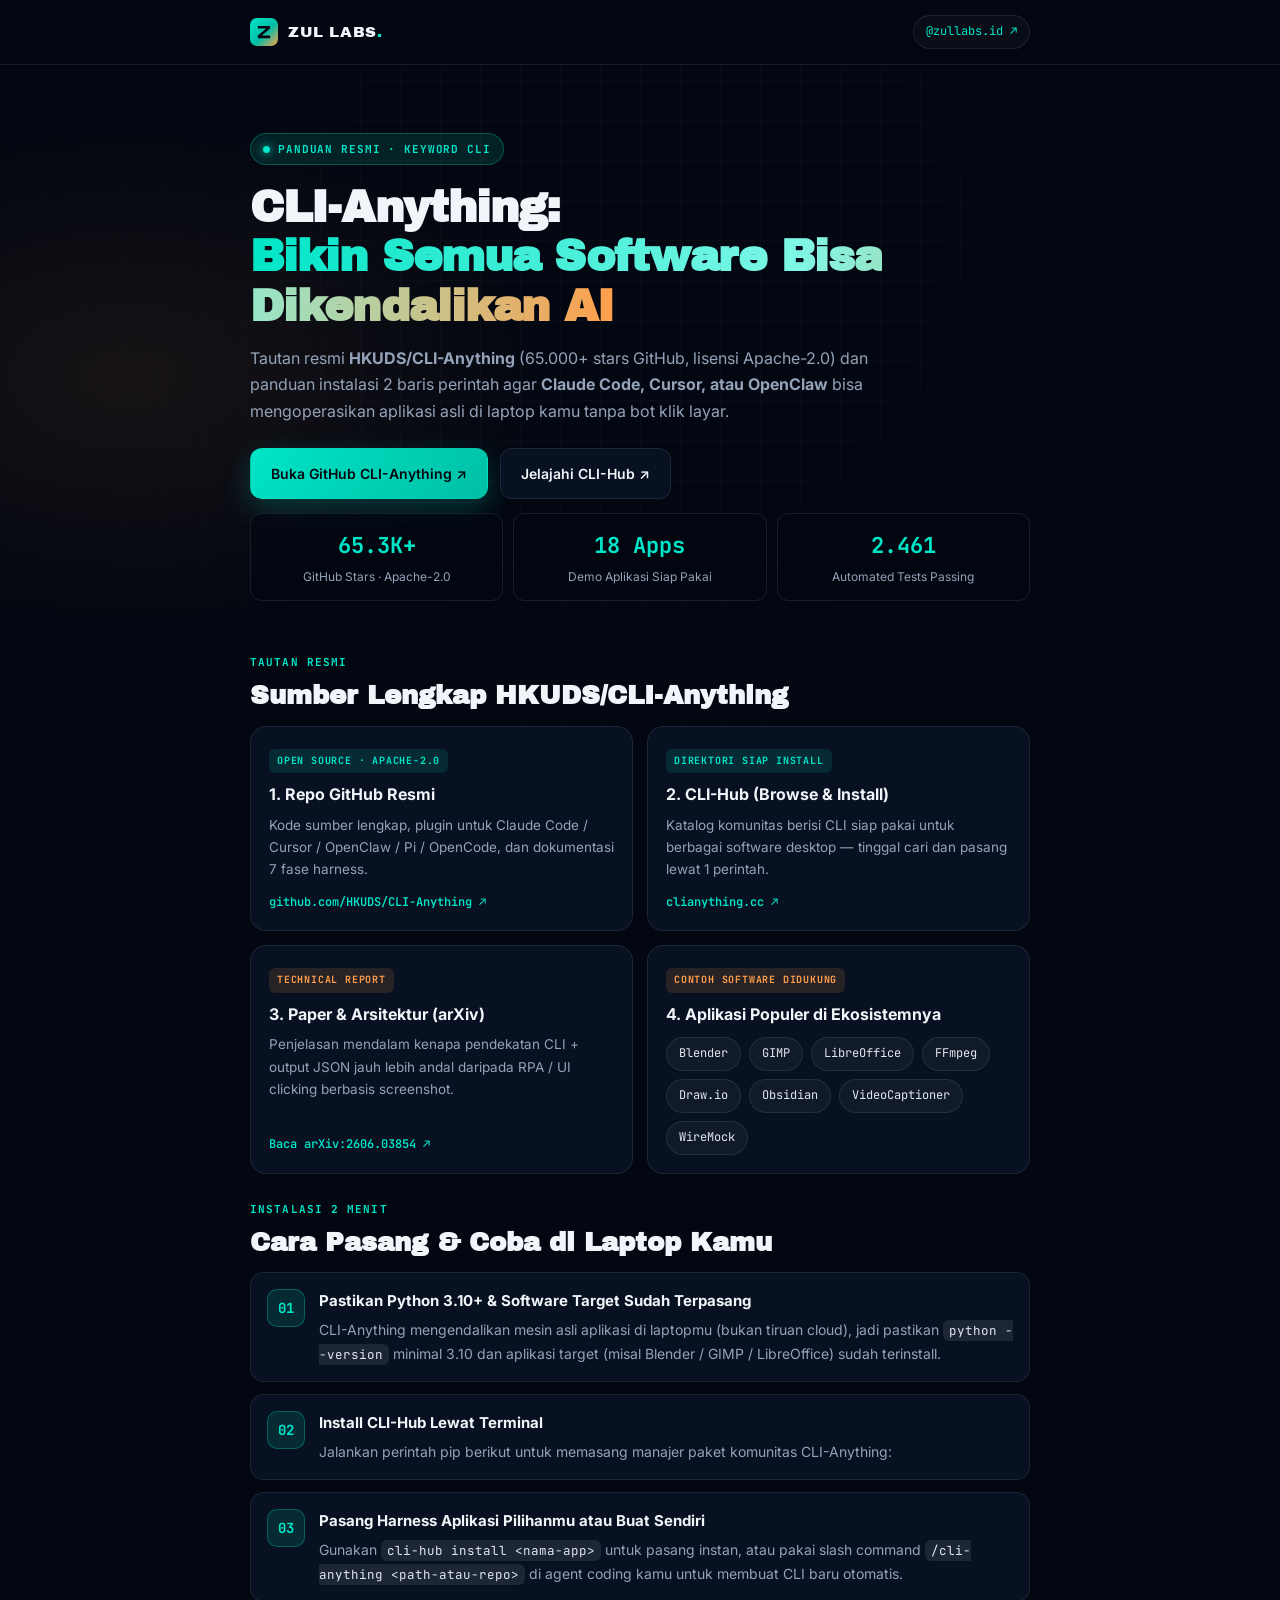
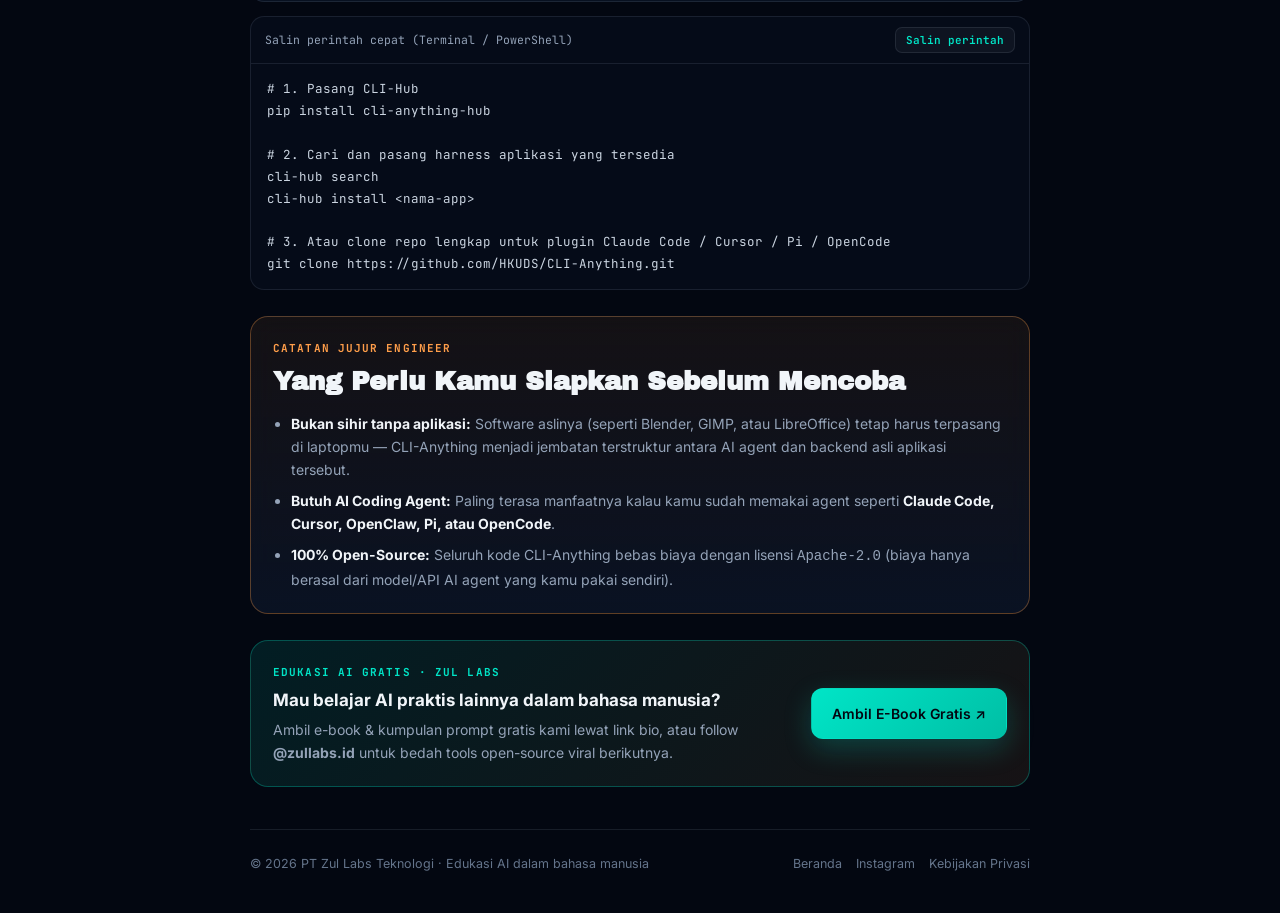
<file: cli/index.html>
<!DOCTYPE html>
<html lang="id">
<head>
  <meta charset="UTF-8" />
  <meta name="viewport" content="width=device-width, initial-scale=1.0" />
  <title>CLI-Anything (AI Kendalikan Software Laptop) — Panduan Zul Labs</title>
  <meta name="description" content="Link resmi GitHub HKUDS/CLI-Anything (65K+ stars), CLI-Hub, dan panduan pasang langkah demi langkah agar AI bisa mengendalikan Blender, GIMP, LibreOffice, dan aplikasi lain di laptop kamu." />
  <link rel="canonical" href="https://zullabs.co.id/cli/" />
  <meta name="theme-color" content="#030711" />
  <link rel="icon" type="image/svg+xml" href="../assets/favicon.svg" />
  <meta property="og:type" content="article" />
  <meta property="og:url" content="https://zullabs.co.id/cli/" />
  <meta property="og:title" content="CLI-Anything — Bikin Semua Software Laptop Bisa Dikendalikan AI" />
  <meta property="og:description" content="Link GitHub resmi HKUDS/CLI-Anything + panduan pasang cepat 2 baris perintah dalam bahasa manusia." />
  <link rel="preconnect" href="https://fonts.googleapis.com" />
  <link rel="preconnect" href="https://fonts.gstatic.com" crossorigin />
  <link href="https://fonts.googleapis.com/css2?family=Archivo+Black&family=Inter:wght@400;500;600;700&family=JetBrains+Mono:wght@400;500;700&display=swap" rel="stylesheet" />
  <style>
    :root {
      --bg: #030711;
      --card: rgba(11, 20, 38, 0.80);
      --card-border: rgba(148, 163, 184, 0.14);
      --card-border-hover: rgba(0, 229, 199, 0.45);
      --text: #f1f5f9;
      --muted: #94a3b8;
      --dim: #64748b;
      --teal: #00e5c7;
      --teal-soft: rgba(0, 229, 199, 0.12);
      --amber: #ff9e4a;
      --amber-soft: rgba(255, 158, 74, 0.12);
      --radius: 18px;
    }
    * { box-sizing: border-box; margin: 0; padding: 0; }
    html { scroll-behavior: smooth; }
    body {
      background:
        radial-gradient(900px 500px at 80% -10%, rgba(0, 229, 199, 0.13), transparent 60%),
        radial-gradient(700px 420px at 10% 15%, rgba(255, 158, 74, 0.08), transparent 60%),
        var(--bg);
      color: var(--text);
      font-family: 'Inter', system-ui, -apple-system, sans-serif;
      line-height: 1.65;
      -webkit-font-smoothing: antialiased;
      min-height: 100vh;
    }
    a { color: inherit; text-decoration: none; }
    .grid-bg {
      position: fixed; inset: 0;
      background-image:
        linear-gradient(rgba(148, 163, 184, 0.04) 1px, transparent 1px),
        linear-gradient(90deg, rgba(148, 163, 184, 0.04) 1px, transparent 1px);
      background-size: 40px 40px; pointer-events: none; z-index: -1;
      mask-image: radial-gradient(circle at 50% 25%, #000 20%, transparent 80%);
    }
    .wrap { width: 100%; max-width: 820px; margin: 0 auto; padding: 0 20px; }
    .nav {
      position: sticky; top: 0; z-index: 40;
      backdrop-filter: blur(16px); -webkit-backdrop-filter: blur(16px);
      background: rgba(3, 7, 17, 0.78); border-bottom: 1px solid var(--card-border);
    }
    .nav-inner { display: flex; align-items: center; justify-content: space-between; height: 64px; gap: 12px; }
    .brand { display: inline-flex; align-items: center; gap: 10px; font-family: 'Archivo Black', sans-serif; letter-spacing: 0.04em; font-size: 15px; }
    .brand-dot { color: var(--teal); }
    .ig-pill {
      display: inline-flex; align-items: center; gap: 6px; padding: 6px 12px; border-radius: 999px;
      border: 1px solid var(--card-border); background: rgba(255, 255, 255, 0.03);
      font-family: 'JetBrains Mono', monospace; font-size: 12px; color: var(--teal);
    }
    .hero { padding: 42px 0 26px; }
    .eyebrow {
      display: inline-flex; align-items: center; gap: 8px; padding: 6px 12px; border-radius: 999px;
      background: var(--teal-soft); border: 1px solid rgba(0, 229, 199, 0.28); color: var(--teal);
      font-family: 'JetBrains Mono', monospace; font-size: 11px; font-weight: 700;
      letter-spacing: 0.08em; text-transform: uppercase; margin-bottom: 18px;
    }
    .eyebrow-dot { width: 7px; height: 7px; border-radius: 50%; background: var(--teal); box-shadow: 0 0 10px var(--teal); }
    h1 { font-family: 'Archivo Black', sans-serif; font-size: clamp(28px, 6vw, 44px); line-height: 1.12; letter-spacing: -0.02em; margin-bottom: 14px; }
    h1 .accent { background: linear-gradient(95deg, #00e5c7 0%, #7ef7e6 55%, #ff9e4a 100%); -webkit-background-clip: text; background-clip: text; color: transparent; }
    .lead { font-size: 16px; color: var(--muted); max-width: 650px; margin-bottom: 24px; }
    .cta-row { display: flex; flex-wrap: wrap; gap: 12px; }
    .btn {
      display: inline-flex; align-items: center; justify-content: center; gap: 9px;
      padding: 13px 20px; border-radius: 12px; font-weight: 600; font-size: 14px; cursor: pointer;
      border: 1px solid transparent; transition: transform 0.16s ease, box-shadow 0.2s ease, border-color 0.2s ease;
    }
    .btn-primary { background: linear-gradient(135deg, #00e5c7, #00bfa5); color: #030711; box-shadow: 0 10px 28px rgba(0, 229, 199, 0.22); }
    .btn-secondary { background: var(--card); border-color: var(--card-border); color: var(--text); }
    .btn-secondary:hover { border-color: var(--card-border-hover); background: rgba(0, 229, 199, 0.08); }
    section { margin: 26px 0; }
    .section-kicker { font-family: 'JetBrains Mono', monospace; font-size: 11px; font-weight: 700; letter-spacing: 0.1em; text-transform: uppercase; color: var(--teal); margin-bottom: 8px; }
    h2 { font-family: 'Archivo Black', sans-serif; font-size: clamp(20px, 4vw, 26px); line-height: 1.25; margin-bottom: 14px; }
    .card { background: var(--card); border: 1px solid var(--card-border); border-radius: var(--radius); padding: 22px; backdrop-filter: blur(12px); }
    .stats-row { display: grid; grid-template-columns: repeat(3, 1fr); gap: 10px; margin-top: 14px; }
    .stat-box { border-radius: 12px; padding: 14px 12px; border: 1px solid var(--card-border); background: rgba(3, 7, 17, 0.65); text-align: center; }
    .stat-num { font-family: 'JetBrains Mono', monospace; font-size: 22px; font-weight: 700; color: var(--teal); }
    .stat-lbl { font-size: 12px; color: var(--muted); margin-top: 2px; }
    .res-grid { display: grid; grid-template-columns: repeat(2, 1fr); gap: 14px; }
    .res-card {
      display: flex; flex-direction: column; justify-content: space-between; gap: 12px;
      background: var(--card); border: 1px solid var(--card-border); border-radius: 16px; padding: 18px;
      transition: border-color 0.2s, transform 0.18s;
    }
    .res-card:hover { border-color: var(--card-border-hover); transform: translateY(-2px); }
    .res-tag { display: inline-block; font-family: 'JetBrains Mono', monospace; font-size: 10px; font-weight: 700; letter-spacing: 0.08em; text-transform: uppercase; padding: 4px 8px; border-radius: 6px; background: var(--teal-soft); color: var(--teal); margin-bottom: 8px; }
    .res-tag--amber { background: var(--amber-soft); color: var(--amber); }
    .res-card h3 { font-size: 16px; font-weight: 700; margin-bottom: 6px; }
    .res-card p { font-size: 13.5px; color: var(--muted); }
    .res-link { font-family: 'JetBrains Mono', monospace; font-size: 12px; font-weight: 600; color: var(--teal); }
    .apps-pills { display: flex; flex-wrap: wrap; gap: 8px; margin-top: 10px; }
    .pill {
      padding: 6px 12px; border-radius: 999px; font-family: 'JetBrains Mono', monospace; font-size: 12px;
      background: rgba(255, 255, 255, 0.04); border: 1px solid var(--card-border); color: #e2e8f0;
    }
    .code-wrap { margin-top: 14px; border-radius: 14px; border: 1px solid var(--card-border); background: #050b18; overflow: hidden; }
    .code-bar { display: flex; align-items: center; justify-content: space-between; padding: 10px 14px; border-bottom: 1px solid var(--card-border); font-family: 'JetBrains Mono', monospace; font-size: 11.5px; color: var(--muted); }
    .copy-btn { border: 1px solid var(--card-border); background: rgba(255, 255, 255, 0.04); color: var(--teal); font-family: 'JetBrains Mono', monospace; font-size: 11px; font-weight: 600; padding: 5px 10px; border-radius: 7px; cursor: pointer; }
    pre { padding: 14px 16px; overflow-x: auto; font-family: 'JetBrains Mono', monospace; font-size: 12.5px; line-height: 1.75; color: #cbd5e1; }
    .steps { display: flex; flex-direction: column; gap: 12px; }
    .step { display: grid; grid-template-columns: 38px 1fr; gap: 14px; align-items: start; background: var(--card); border: 1px solid var(--card-border); border-radius: 14px; padding: 16px; }
    .step-num { width: 38px; height: 38px; border-radius: 10px; background: var(--teal-soft); border: 1px solid rgba(0, 229, 199, 0.3); color: var(--teal); font-family: 'JetBrains Mono', monospace; font-weight: 700; font-size: 14px; display: flex; align-items: center; justify-content: center; }
    .step h3 { font-size: 15px; font-weight: 700; margin-bottom: 4px; }
    .step p { font-size: 14px; color: var(--muted); }
    .step code { font-family: 'JetBrains Mono', monospace; font-size: 12.5px; background: rgba(148, 163, 184, 0.14); color: #e2e8f0; padding: 2px 6px; border-radius: 6px; }
    .honest { border-color: rgba(255, 158, 74, 0.32); background: linear-gradient(180deg, rgba(255, 158, 74, 0.07), rgba(11, 20, 38, 0.85)); }
    .honest ul { margin-top: 10px; padding-left: 18px; display: flex; flex-direction: column; gap: 8px; color: var(--muted); font-size: 14px; }
    .honest strong { color: var(--text); }
    .ebook-box { display: flex; flex-wrap: wrap; align-items: center; justify-content: space-between; gap: 16px; background: linear-gradient(135deg, rgba(0, 229, 199, 0.1), rgba(255, 158, 74, 0.08)); border: 1px solid rgba(0, 229, 199, 0.28); border-radius: var(--radius); padding: 22px; }
    .ebook-box h3 { font-size: 17px; font-weight: 700; margin-bottom: 4px; }
    .ebook-box p { font-size: 14px; color: var(--muted); max-width: 480px; }
    footer { margin-top: 42px; padding: 24px 0 40px; border-top: 1px solid var(--card-border); font-size: 12.5px; color: var(--dim); display: flex; flex-wrap: wrap; align-items: center; justify-content: space-between; gap: 10px; }
    @media (max-width: 640px) { .res-grid { grid-template-columns: 1fr; } .cta-row .btn { width: 100%; } .stats-row { grid-template-columns: 1fr; } }
  </style>
</head>
<body>
  <div class="grid-bg" aria-hidden="true"></div>
  <header class="nav">
    <div class="wrap nav-inner">
      <a href="../" class="brand" aria-label="Beranda Zul Labs">
        <svg viewBox="0 0 64 64" width="28" height="28" aria-hidden="true">
          <defs><linearGradient id="zl-g" x1="0" y1="0" x2="1" y2="1"><stop offset="0" stop-color="#00e5c7"/><stop offset="0.55" stop-color="#00bfa5"/><stop offset="1" stop-color="#ff9e4a"/></linearGradient></defs>
          <rect width="64" height="64" rx="16" fill="url(#zl-g)"/>
          <path d="M18 18h28v6L27 40h19v6H18v-6l19-16H18z" fill="#030711"/>
        </svg>
        <span>ZUL LABS<span class="brand-dot">.</span></span>
      </a>
      <a class="ig-pill" href="https://instagram.com/zullabs.id" target="_blank" rel="noopener noreferrer">@zullabs.id ↗</a>
    </div>
  </header>

  <main class="wrap">
    <section class="hero">
      <div class="eyebrow"><span class="eyebrow-dot"></span>Panduan Resmi · Keyword CLI</div>
      <h1>CLI-Anything:<br /><span class="accent">Bikin Semua Software Bisa Dikendalikan AI</span></h1>
      <p class="lead">
        Tautan resmi <strong>HKUDS/CLI-Anything</strong> (65.000+ stars GitHub, lisensi Apache-2.0) dan panduan instalasi 2 baris perintah agar <strong>Claude Code, Cursor, atau OpenClaw</strong> bisa mengoperasikan aplikasi asli di laptop kamu tanpa bot klik layar.
      </p>
      <div class="cta-row">
        <a class="btn btn-primary" href="https://github.com/HKUDS/CLI-Anything" target="_blank" rel="noopener noreferrer">Buka GitHub CLI-Anything ↗</a>
        <a class="btn btn-secondary" href="https://clianything.cc/" target="_blank" rel="noopener noreferrer">Jelajahi CLI-Hub ↗</a>
      </div>

      <div class="stats-row">
        <div class="stat-box">
          <div class="stat-num">65.3K+</div>
          <div class="stat-lbl">GitHub Stars · Apache-2.0</div>
        </div>
        <div class="stat-box">
          <div class="stat-num">18 Apps</div>
          <div class="stat-lbl">Demo Aplikasi Siap Pakai</div>
        </div>
        <div class="stat-box">
          <div class="stat-num">2.461</div>
          <div class="stat-lbl">Automated Tests Passing</div>
        </div>
      </div>
    </section>

    <section>
      <div class="section-kicker">Tautan Resmi</div>
      <h2>Sumber Lengkap HKUDS/CLI-Anything</h2>
      <div class="res-grid">
        <a class="res-card" href="https://github.com/HKUDS/CLI-Anything" target="_blank" rel="noopener noreferrer">
          <div>
            <span class="res-tag">Open Source · Apache-2.0</span>
            <h3>1. Repo GitHub Resmi</h3>
            <p>Kode sumber lengkap, plugin untuk Claude Code / Cursor / OpenClaw / Pi / OpenCode, dan dokumentasi 7 fase harness.</p>
          </div>
          <span class="res-link">github.com/HKUDS/CLI-Anything ↗</span>
        </a>
        <a class="res-card" href="https://clianything.cc/" target="_blank" rel="noopener noreferrer">
          <div>
            <span class="res-tag">Direktori Siap Install</span>
            <h3>2. CLI-Hub (Browse &amp; Install)</h3>
            <p>Katalog komunitas berisi CLI siap pakai untuk berbagai software desktop — tinggal cari dan pasang lewat 1 perintah.</p>
          </div>
          <span class="res-link">clianything.cc ↗</span>
        </a>
        <a class="res-card" href="https://arxiv.org/abs/2606.03854" target="_blank" rel="noopener noreferrer">
          <div>
            <span class="res-tag res-tag--amber">Technical Report</span>
            <h3>3. Paper &amp; Arsitektur (arXiv)</h3>
            <p>Penjelasan mendalam kenapa pendekatan CLI + output JSON jauh lebih andal daripada RPA / UI clicking berbasis screenshot.</p>
          </div>
          <span class="res-link">Baca arXiv:2606.03854 ↗</span>
        </a>
        <div class="res-card">
          <div>
            <span class="res-tag res-tag--amber">Contoh Software Didukung</span>
            <h3>4. Aplikasi Populer di Ekosistemnya</h3>
            <div class="apps-pills">
              <span class="pill">Blender</span><span class="pill">GIMP</span><span class="pill">LibreOffice</span>
              <span class="pill">FFmpeg</span><span class="pill">Draw.io</span><span class="pill">Obsidian</span>
              <span class="pill">VideoCaptioner</span><span class="pill">WireMock</span>
            </div>
          </div>
        </div>
      </div>
    </section>

    <section>
      <div class="section-kicker">Instalasi 2 Menit</div>
      <h2>Cara Pasang &amp; Coba di Laptop Kamu</h2>
      <div class="steps">
        <div class="step">
          <div class="step-num">01</div>
          <div>
            <h3>Pastikan Python 3.10+ &amp; Software Target Sudah Terpasang</h3>
            <p>CLI-Anything mengendalikan mesin asli aplikasi di laptopmu (bukan tiruan cloud), jadi pastikan <code>python --version</code> minimal 3.10 dan aplikasi target (misal Blender / GIMP / LibreOffice) sudah terinstall.</p>
          </div>
        </div>
        <div class="step">
          <div class="step-num">02</div>
          <div>
            <h3>Install CLI-Hub Lewat Terminal</h3>
            <p>Jalankan perintah pip berikut untuk memasang manajer paket komunitas CLI-Anything:</p>
          </div>
        </div>
        <div class="step">
          <div class="step-num">03</div>
          <div>
            <h3>Pasang Harness Aplikasi Pilihanmu atau Buat Sendiri</h3>
            <p>Gunakan <code>cli-hub install &lt;nama-app&gt;</code> untuk pasang instan, atau pakai slash command <code>/cli-anything &lt;path-atau-repo&gt;</code> di agent coding kamu untuk membuat CLI baru otomatis.</p>
          </div>
        </div>
      </div>

      <div class="code-wrap">
        <div class="code-bar">
          <span>Salin perintah cepat (Terminal / PowerShell)</span>
          <button class="copy-btn" id="copyBtn" type="button">Salin perintah</button>
        </div>
        <pre id="cliCmd"># 1. Pasang CLI-Hub
pip install cli-anything-hub

# 2. Cari dan pasang harness aplikasi yang tersedia
cli-hub search
cli-hub install &lt;nama-app&gt;

# 3. Atau clone repo lengkap untuk plugin Claude Code / Cursor / Pi / OpenCode
git clone https://github.com/HKUDS/CLI-Anything.git</pre>
      </div>
    </section>

    <section>
      <div class="card honest">
        <div class="section-kicker" style="color:var(--amber);">Catatan Jujur Engineer</div>
        <h2>Yang Perlu Kamu Siapkan Sebelum Mencoba</h2>
        <ul>
          <li><strong>Bukan sihir tanpa aplikasi:</strong> Software aslinya (seperti Blender, GIMP, atau LibreOffice) tetap harus terpasang di laptopmu — CLI-Anything menjadi jembatan terstruktur antara AI agent dan backend asli aplikasi tersebut.</li>
          <li><strong>Butuh AI Coding Agent:</strong> Paling terasa manfaatnya kalau kamu sudah memakai agent seperti <strong>Claude Code, Cursor, OpenClaw, Pi, atau OpenCode</strong>.</li>
          <li><strong>100% Open-Source:</strong> Seluruh kode CLI-Anything bebas biaya dengan lisensi <code>Apache-2.0</code> (biaya hanya berasal dari model/API AI agent yang kamu pakai sendiri).</li>
        </ul>
      </div>
    </section>

    <section>
      <div class="ebook-box">
        <div>
          <div class="section-kicker" style="margin-bottom:4px;">Edukasi AI Gratis · Zul Labs</div>
          <h3>Mau belajar AI praktis lainnya dalam bahasa manusia?</h3>
          <p>Ambil e-book &amp; kumpulan prompt gratis kami lewat link bio, atau follow <strong>@zullabs.id</strong> untuk bedah tools open-source viral berikutnya.</p>
        </div>
        <a class="btn btn-primary" href="https://lynk.id/zullabs" target="_blank" rel="noopener noreferrer">Ambil E-Book Gratis ↗</a>
      </div>
    </section>

    <footer>
      <span>© 2026 PT Zul Labs Teknologi · Edukasi AI dalam bahasa manusia</span>
      <div style="display:flex;gap:14px;">
        <a href="../">Beranda</a>
        <a href="https://instagram.com/zullabs.id" target="_blank" rel="noopener noreferrer">Instagram</a>
        <a href="../kebijakan-privasi.html">Kebijakan Privasi</a>
      </div>
    </footer>
  </main>

  <script>
    const copyBtn = document.getElementById('copyBtn');
    const cliCmd = document.getElementById('cliCmd');
    copyBtn.addEventListener('click', async () => {
      try {
        await navigator.clipboard.writeText(cliCmd.textContent.trim());
        copyBtn.textContent = 'Tersalin ✓';
        setTimeout(() => (copyBtn.textContent = 'Salin perintah'), 1800);
      } catch {
        copyBtn.textContent = 'Gagal salin';
      }
    });
  </script>
</body>
</html>
</file>
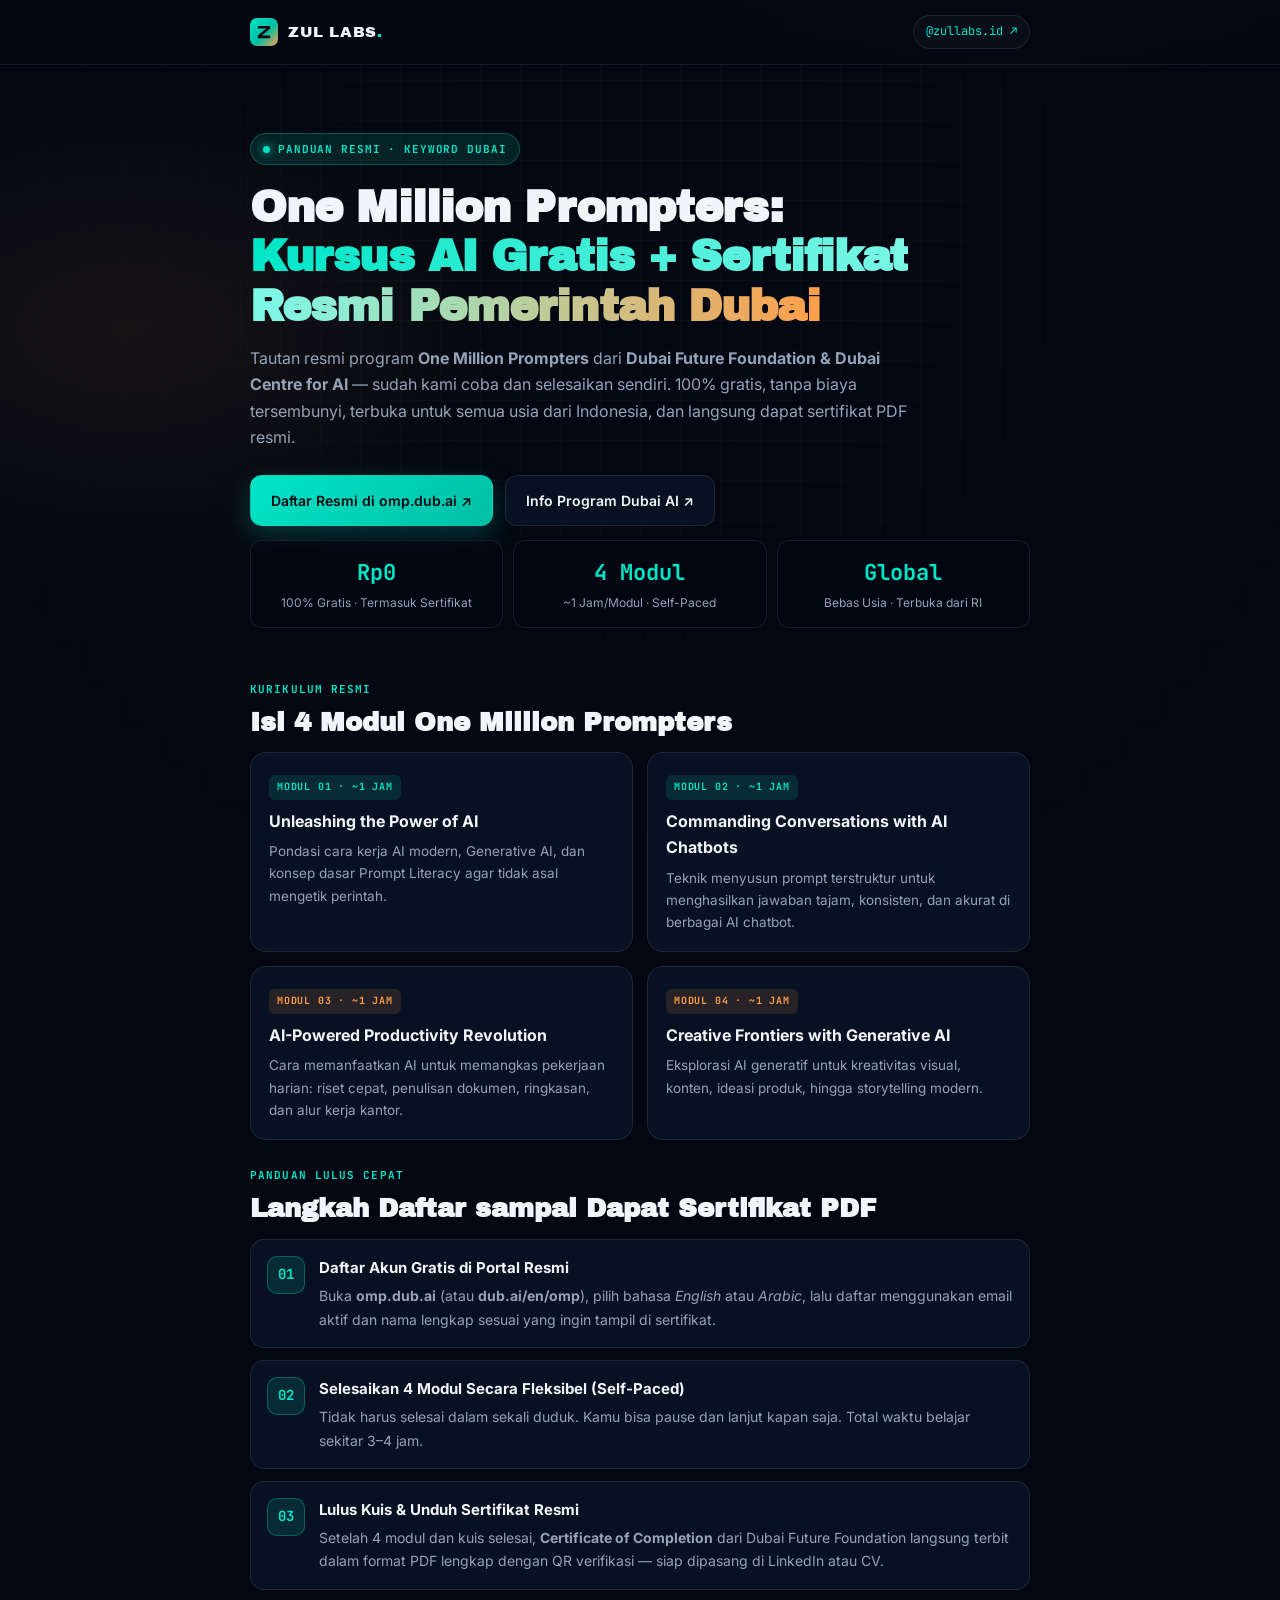
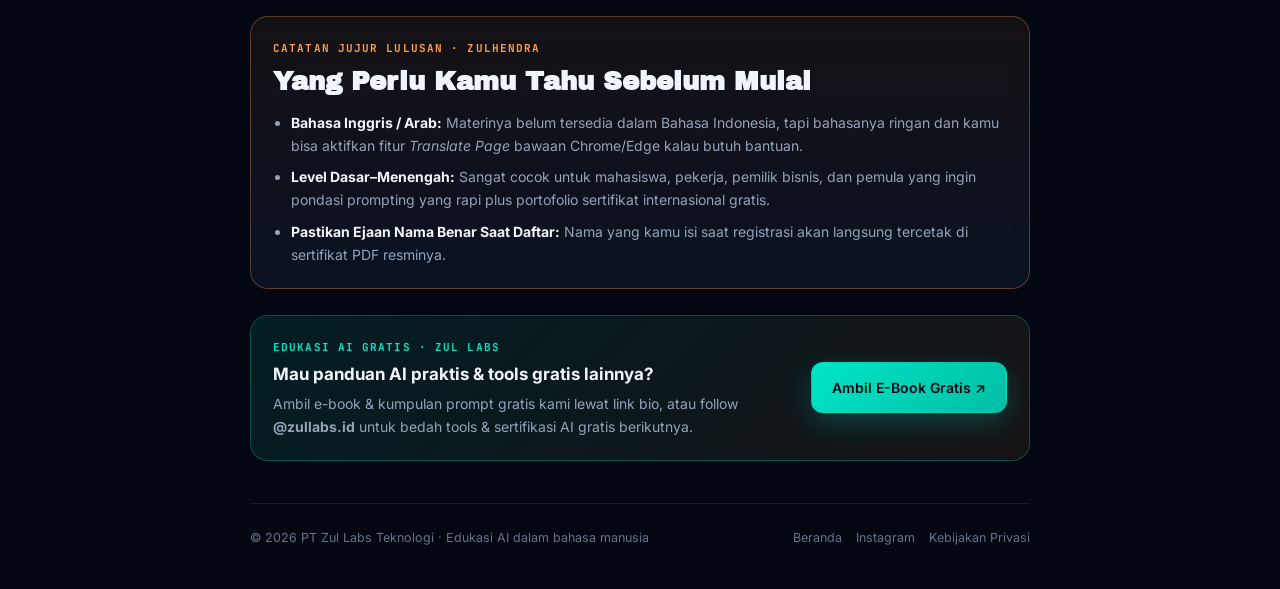
<file: dubai/index.html>
<!DOCTYPE html>
<html lang="id">
<head>
  <meta charset="UTF-8" />
  <meta name="viewport" content="width=device-width, initial-scale=1.0" />
  <title>One Million Prompters Dubai (Kursus AI Gratis + Sertifikat Resmi) — Panduan Zul Labs</title>
  <meta name="description" content="Link pendaftaran resmi One Million Prompters dari Dubai Future Foundation (100% gratis + sertifikat Prompt Literacy resmi) dan panduan lulus cepat 4 modul dari Zulhendra (@zullabs.id)." />
  <link rel="canonical" href="https://zullabs.co.id/dubai/" />
  <meta name="theme-color" content="#030711" />
  <link rel="icon" type="image/svg+xml" href="../assets/favicon.svg" />
  <meta property="og:type" content="article" />
  <meta property="og:url" content="https://zullabs.co.id/dubai/" />
  <meta property="og:title" content="One Million Prompters Dubai — Kursus AI Gratis + Sertifikat Resmi" />
  <meta property="og:description" content="Link resmi omp.dub.ai + panduan lulus cepat 4 modul (~3-4 jam) bersertifikat Dubai Future Foundation." />
  <link rel="preconnect" href="https://fonts.googleapis.com" />
  <link rel="preconnect" href="https://fonts.gstatic.com" crossorigin />
  <link href="https://fonts.googleapis.com/css2?family=Archivo+Black&family=Inter:wght@400;500;600;700&family=JetBrains+Mono:wght@400;500;700&display=swap" rel="stylesheet" />
  <style>
    :root {
      --bg: #030711;
      --card: rgba(11, 20, 38, 0.80);
      --card-border: rgba(148, 163, 184, 0.14);
      --card-border-hover: rgba(0, 229, 199, 0.45);
      --text: #f1f5f9;
      --muted: #94a3b8;
      --dim: #64748b;
      --teal: #00e5c7;
      --teal-soft: rgba(0, 229, 199, 0.12);
      --amber: #ff9e4a;
      --amber-soft: rgba(255, 158, 74, 0.12);
      --radius: 18px;
    }
    * { box-sizing: border-box; margin: 0; padding: 0; }
    html { scroll-behavior: smooth; }
    body {
      background:
        radial-gradient(900px 500px at 80% -10%, rgba(0, 229, 199, 0.13), transparent 60%),
        radial-gradient(700px 420px at 10% 15%, rgba(255, 158, 74, 0.08), transparent 60%),
        var(--bg);
      color: var(--text);
      font-family: 'Inter', system-ui, -apple-system, sans-serif;
      line-height: 1.65;
      -webkit-font-smoothing: antialiased;
      min-height: 100vh;
    }
    a { color: inherit; text-decoration: none; }
    .grid-bg {
      position: fixed; inset: 0;
      background-image:
        linear-gradient(rgba(148, 163, 184, 0.04) 1px, transparent 1px),
        linear-gradient(90deg, rgba(148, 163, 184, 0.04) 1px, transparent 1px);
      background-size: 40px 40px; pointer-events: none; z-index: -1;
      mask-image: radial-gradient(circle at 50% 25%, #000 20%, transparent 80%);
    }
    .wrap { width: 100%; max-width: 820px; margin: 0 auto; padding: 0 20px; }
    .nav {
      position: sticky; top: 0; z-index: 40;
      backdrop-filter: blur(16px); -webkit-backdrop-filter: blur(16px);
      background: rgba(3, 7, 17, 0.78); border-bottom: 1px solid var(--card-border);
    }
    .nav-inner { display: flex; align-items: center; justify-content: space-between; height: 64px; gap: 12px; }
    .brand { display: inline-flex; align-items: center; gap: 10px; font-family: 'Archivo Black', sans-serif; letter-spacing: 0.04em; font-size: 15px; }
    .brand-dot { color: var(--teal); }
    .ig-pill {
      display: inline-flex; align-items: center; gap: 6px; padding: 6px 12px; border-radius: 999px;
      border: 1px solid var(--card-border); background: rgba(255, 255, 255, 0.03);
      font-family: 'JetBrains Mono', monospace; font-size: 12px; color: var(--teal);
    }
    .hero { padding: 42px 0 26px; }
    .eyebrow {
      display: inline-flex; align-items: center; gap: 8px; padding: 6px 12px; border-radius: 999px;
      background: var(--teal-soft); border: 1px solid rgba(0, 229, 199, 0.28); color: var(--teal);
      font-family: 'JetBrains Mono', monospace; font-size: 11px; font-weight: 700;
      letter-spacing: 0.08em; text-transform: uppercase; margin-bottom: 18px;
    }
    .eyebrow-dot { width: 7px; height: 7px; border-radius: 50%; background: var(--teal); box-shadow: 0 0 10px var(--teal); }
    h1 { font-family: 'Archivo Black', sans-serif; font-size: clamp(28px, 6vw, 44px); line-height: 1.12; letter-spacing: -0.02em; margin-bottom: 14px; }
    h1 .accent { background: linear-gradient(95deg, #00e5c7 0%, #7ef7e6 55%, #ff9e4a 100%); -webkit-background-clip: text; background-clip: text; color: transparent; }
    .lead { font-size: 16px; color: var(--muted); max-width: 660px; margin-bottom: 24px; }
    .cta-row { display: flex; flex-wrap: wrap; gap: 12px; }
    .btn {
      display: inline-flex; align-items: center; justify-content: center; gap: 9px;
      padding: 13px 20px; border-radius: 12px; font-weight: 600; font-size: 14px; cursor: pointer;
      border: 1px solid transparent; transition: transform 0.16s ease, box-shadow 0.2s ease, border-color 0.2s ease;
    }
    .btn-primary { background: linear-gradient(135deg, #00e5c7, #00bfa5); color: #030711; box-shadow: 0 10px 28px rgba(0, 229, 199, 0.22); }
    .btn-secondary { background: var(--card); border-color: var(--card-border); color: var(--text); }
    .btn-secondary:hover { border-color: var(--card-border-hover); background: rgba(0, 229, 199, 0.08); }
    section { margin: 26px 0; }
    .section-kicker { font-family: 'JetBrains Mono', monospace; font-size: 11px; font-weight: 700; letter-spacing: 0.1em; text-transform: uppercase; color: var(--teal); margin-bottom: 8px; }
    h2 { font-family: 'Archivo Black', sans-serif; font-size: clamp(20px, 4vw, 26px); line-height: 1.25; margin-bottom: 14px; }
    .card { background: var(--card); border: 1px solid var(--card-border); border-radius: var(--radius); padding: 22px; backdrop-filter: blur(12px); }
    .stats-row { display: grid; grid-template-columns: repeat(3, 1fr); gap: 10px; margin-top: 14px; }
    .stat-box { border-radius: 12px; padding: 14px 12px; border: 1px solid var(--card-border); background: rgba(3, 7, 17, 0.65); text-align: center; }
    .stat-num { font-family: 'JetBrains Mono', monospace; font-size: 22px; font-weight: 700; color: var(--teal); }
    .stat-lbl { font-size: 12px; color: var(--muted); margin-top: 2px; }
    .res-grid { display: grid; grid-template-columns: repeat(2, 1fr); gap: 14px; }
    .res-card {
      display: flex; flex-direction: column; justify-content: space-between; gap: 10px;
      background: var(--card); border: 1px solid var(--card-border); border-radius: 16px; padding: 18px;
    }
    .res-tag { display: inline-block; font-family: 'JetBrains Mono', monospace; font-size: 10px; font-weight: 700; letter-spacing: 0.08em; text-transform: uppercase; padding: 4px 8px; border-radius: 6px; background: var(--teal-soft); color: var(--teal); margin-bottom: 8px; }
    .res-tag--amber { background: var(--amber-soft); color: var(--amber); }
    .res-card h3 { font-size: 16px; font-weight: 700; margin-bottom: 6px; }
    .res-card p { font-size: 13.5px; color: var(--muted); }
    .steps { display: flex; flex-direction: column; gap: 12px; }
    .step { display: grid; grid-template-columns: 38px 1fr; gap: 14px; align-items: start; background: var(--card); border: 1px solid var(--card-border); border-radius: 14px; padding: 16px; }
    .step-num { width: 38px; height: 38px; border-radius: 10px; background: var(--teal-soft); border: 1px solid rgba(0, 229, 199, 0.3); color: var(--teal); font-family: 'JetBrains Mono', monospace; font-weight: 700; font-size: 14px; display: flex; align-items: center; justify-content: center; }
    .step h3 { font-size: 15px; font-weight: 700; margin-bottom: 4px; }
    .step p { font-size: 14px; color: var(--muted); }
    .honest { border-color: rgba(255, 158, 74, 0.32); background: linear-gradient(180deg, rgba(255, 158, 74, 0.07), rgba(11, 20, 38, 0.85)); }
    .honest ul { margin-top: 10px; padding-left: 18px; display: flex; flex-direction: column; gap: 8px; color: var(--muted); font-size: 14px; }
    .honest strong { color: var(--text); }
    .ebook-box { display: flex; flex-wrap: wrap; align-items: center; justify-content: space-between; gap: 16px; background: linear-gradient(135deg, rgba(0, 229, 199, 0.1), rgba(255, 158, 74, 0.08)); border: 1px solid rgba(0, 229, 199, 0.28); border-radius: var(--radius); padding: 22px; }
    .ebook-box h3 { font-size: 17px; font-weight: 700; margin-bottom: 4px; }
    .ebook-box p { font-size: 14px; color: var(--muted); max-width: 480px; }
    footer { margin-top: 42px; padding: 24px 0 40px; border-top: 1px solid var(--card-border); font-size: 12.5px; color: var(--dim); display: flex; flex-wrap: wrap; align-items: center; justify-content: space-between; gap: 10px; }
    @media (max-width: 640px) { .res-grid { grid-template-columns: 1fr; } .cta-row .btn { width: 100%; } .stats-row { grid-template-columns: 1fr; } }
  </style>
</head>
<body>
  <div class="grid-bg" aria-hidden="true"></div>
  <header class="nav">
    <div class="wrap nav-inner">
      <a href="../" class="brand" aria-label="Beranda Zul Labs">
        <svg viewBox="0 0 64 64" width="28" height="28" aria-hidden="true">
          <defs><linearGradient id="zl-g" x1="0" y1="0" x2="1" y2="1"><stop offset="0" stop-color="#00e5c7"/><stop offset="0.55" stop-color="#00bfa5"/><stop offset="1" stop-color="#ff9e4a"/></linearGradient></defs>
          <rect width="64" height="64" rx="16" fill="url(#zl-g)"/>
          <path d="M18 18h28v6L27 40h19v6H18v-6l19-16H18z" fill="#030711"/>
        </svg>
        <span>ZUL LABS<span class="brand-dot">.</span></span>
      </a>
      <a class="ig-pill" href="https://instagram.com/zullabs.id" target="_blank" rel="noopener noreferrer">@zullabs.id ↗</a>
    </div>
  </header>

  <main class="wrap">
    <section class="hero">
      <div class="eyebrow"><span class="eyebrow-dot"></span>Panduan Resmi · Keyword DUBAI</div>
      <h1>One Million Prompters:<br /><span class="accent">Kursus AI Gratis + Sertifikat Resmi Pemerintah Dubai</span></h1>
      <p class="lead">
        Tautan resmi program <strong>One Million Prompters</strong> dari <strong>Dubai Future Foundation &amp; Dubai Centre for AI</strong> — sudah kami coba dan selesaikan sendiri. 100% gratis, tanpa biaya tersembunyi, terbuka untuk semua usia dari Indonesia, dan langsung dapat sertifikat PDF resmi.
      </p>
      <div class="cta-row">
        <a class="btn btn-primary" href="https://omp.dub.ai/" target="_blank" rel="noopener noreferrer">Daftar Resmi di omp.dub.ai ↗</a>
        <a class="btn btn-secondary" href="https://dub.ai/en/omp/" target="_blank" rel="noopener noreferrer">Info Program Dubai AI ↗</a>
      </div>

      <div class="stats-row">
        <div class="stat-box">
          <div class="stat-num">Rp0</div>
          <div class="stat-lbl">100% Gratis · Termasuk Sertifikat</div>
        </div>
        <div class="stat-box">
          <div class="stat-num">4 Modul</div>
          <div class="stat-lbl">~1 Jam/Modul · Self-Paced</div>
        </div>
        <div class="stat-box">
          <div class="stat-num">Global</div>
          <div class="stat-lbl">Bebas Usia · Terbuka dari RI</div>
        </div>
      </div>
    </section>

    <section>
      <div class="section-kicker">Kurikulum Resmi</div>
      <h2>Isi 4 Modul One Million Prompters</h2>
      <div class="res-grid">
        <div class="res-card">
          <div>
            <span class="res-tag">Modul 01 · ~1 Jam</span>
            <h3>Unleashing the Power of AI</h3>
            <p>Pondasi cara kerja AI modern, Generative AI, dan konsep dasar Prompt Literacy agar tidak asal mengetik perintah.</p>
          </div>
        </div>
        <div class="res-card">
          <div>
            <span class="res-tag">Modul 02 · ~1 Jam</span>
            <h3>Commanding Conversations with AI Chatbots</h3>
            <p>Teknik menyusun prompt terstruktur untuk menghasilkan jawaban tajam, konsisten, dan akurat di berbagai AI chatbot.</p>
          </div>
        </div>
        <div class="res-card">
          <div>
            <span class="res-tag res-tag--amber">Modul 03 · ~1 Jam</span>
            <h3>AI-Powered Productivity Revolution</h3>
            <p>Cara memanfaatkan AI untuk memangkas pekerjaan harian: riset cepat, penulisan dokumen, ringkasan, dan alur kerja kantor.</p>
          </div>
        </div>
        <div class="res-card">
          <div>
            <span class="res-tag res-tag--amber">Modul 04 · ~1 Jam</span>
            <h3>Creative Frontiers with Generative AI</h3>
            <p>Eksplorasi AI generatif untuk kreativitas visual, konten, ideasi produk, hingga storytelling modern.</p>
          </div>
        </div>
      </div>
    </section>

    <section>
      <div class="section-kicker">Panduan Lulus Cepat</div>
      <h2>Langkah Daftar sampai Dapat Sertifikat PDF</h2>
      <div class="steps">
        <div class="step">
          <div class="step-num">01</div>
          <div>
            <h3>Daftar Akun Gratis di Portal Resmi</h3>
            <p>Buka <strong>omp.dub.ai</strong> (atau <strong>dub.ai/en/omp</strong>), pilih bahasa <em>English</em> atau <em>Arabic</em>, lalu daftar menggunakan email aktif dan nama lengkap sesuai yang ingin tampil di sertifikat.</p>
          </div>
        </div>
        <div class="step">
          <div class="step-num">02</div>
          <div>
            <h3>Selesaikan 4 Modul Secara Fleksibel (Self-Paced)</h3>
            <p>Tidak harus selesai dalam sekali duduk. Kamu bisa pause dan lanjut kapan saja. Total waktu belajar sekitar 3–4 jam.</p>
          </div>
        </div>
        <div class="step">
          <div class="step-num">03</div>
          <div>
            <h3>Lulus Kuis &amp; Unduh Sertifikat Resmi</h3>
            <p>Setelah 4 modul dan kuis selesai, <strong>Certificate of Completion</strong> dari Dubai Future Foundation langsung terbit dalam format PDF lengkap dengan QR verifikasi — siap dipasang di LinkedIn atau CV.</p>
          </div>
        </div>
      </div>
    </section>

    <section>
      <div class="card honest">
        <div class="section-kicker" style="color:var(--amber);">Catatan Jujur Lulusan · Zulhendra</div>
        <h2>Yang Perlu Kamu Tahu Sebelum Mulai</h2>
        <ul>
          <li><strong>Bahasa Inggris / Arab:</strong> Materinya belum tersedia dalam Bahasa Indonesia, tapi bahasanya ringan dan kamu bisa aktifkan fitur <em>Translate Page</em> bawaan Chrome/Edge kalau butuh bantuan.</li>
          <li><strong>Level Dasar–Menengah:</strong> Sangat cocok untuk mahasiswa, pekerja, pemilik bisnis, dan pemula yang ingin pondasi prompting yang rapi plus portofolio sertifikat internasional gratis.</li>
          <li><strong>Pastikan Ejaan Nama Benar Saat Daftar:</strong> Nama yang kamu isi saat registrasi akan langsung tercetak di sertifikat PDF resminya.</li>
        </ul>
      </div>
    </section>

    <section>
      <div class="ebook-box">
        <div>
          <div class="section-kicker" style="margin-bottom:4px;">Edukasi AI Gratis · Zul Labs</div>
          <h3>Mau panduan AI praktis &amp; tools gratis lainnya?</h3>
          <p>Ambil e-book &amp; kumpulan prompt gratis kami lewat link bio, atau follow <strong>@zullabs.id</strong> untuk bedah tools &amp; sertifikasi AI gratis berikutnya.</p>
        </div>
        <a class="btn btn-primary" href="https://lynk.id/zullabs" target="_blank" rel="noopener noreferrer">Ambil E-Book Gratis ↗</a>
      </div>
    </section>

    <footer>
      <span>© 2026 PT Zul Labs Teknologi · Edukasi AI dalam bahasa manusia</span>
      <div style="display:flex;gap:14px;">
        <a href="../">Beranda</a>
        <a href="https://instagram.com/zullabs.id" target="_blank" rel="noopener noreferrer">Instagram</a>
        <a href="../kebijakan-privasi.html">Kebijakan Privasi</a>
      </div>
    </footer>
  </main>
</body>
</html>
</file>
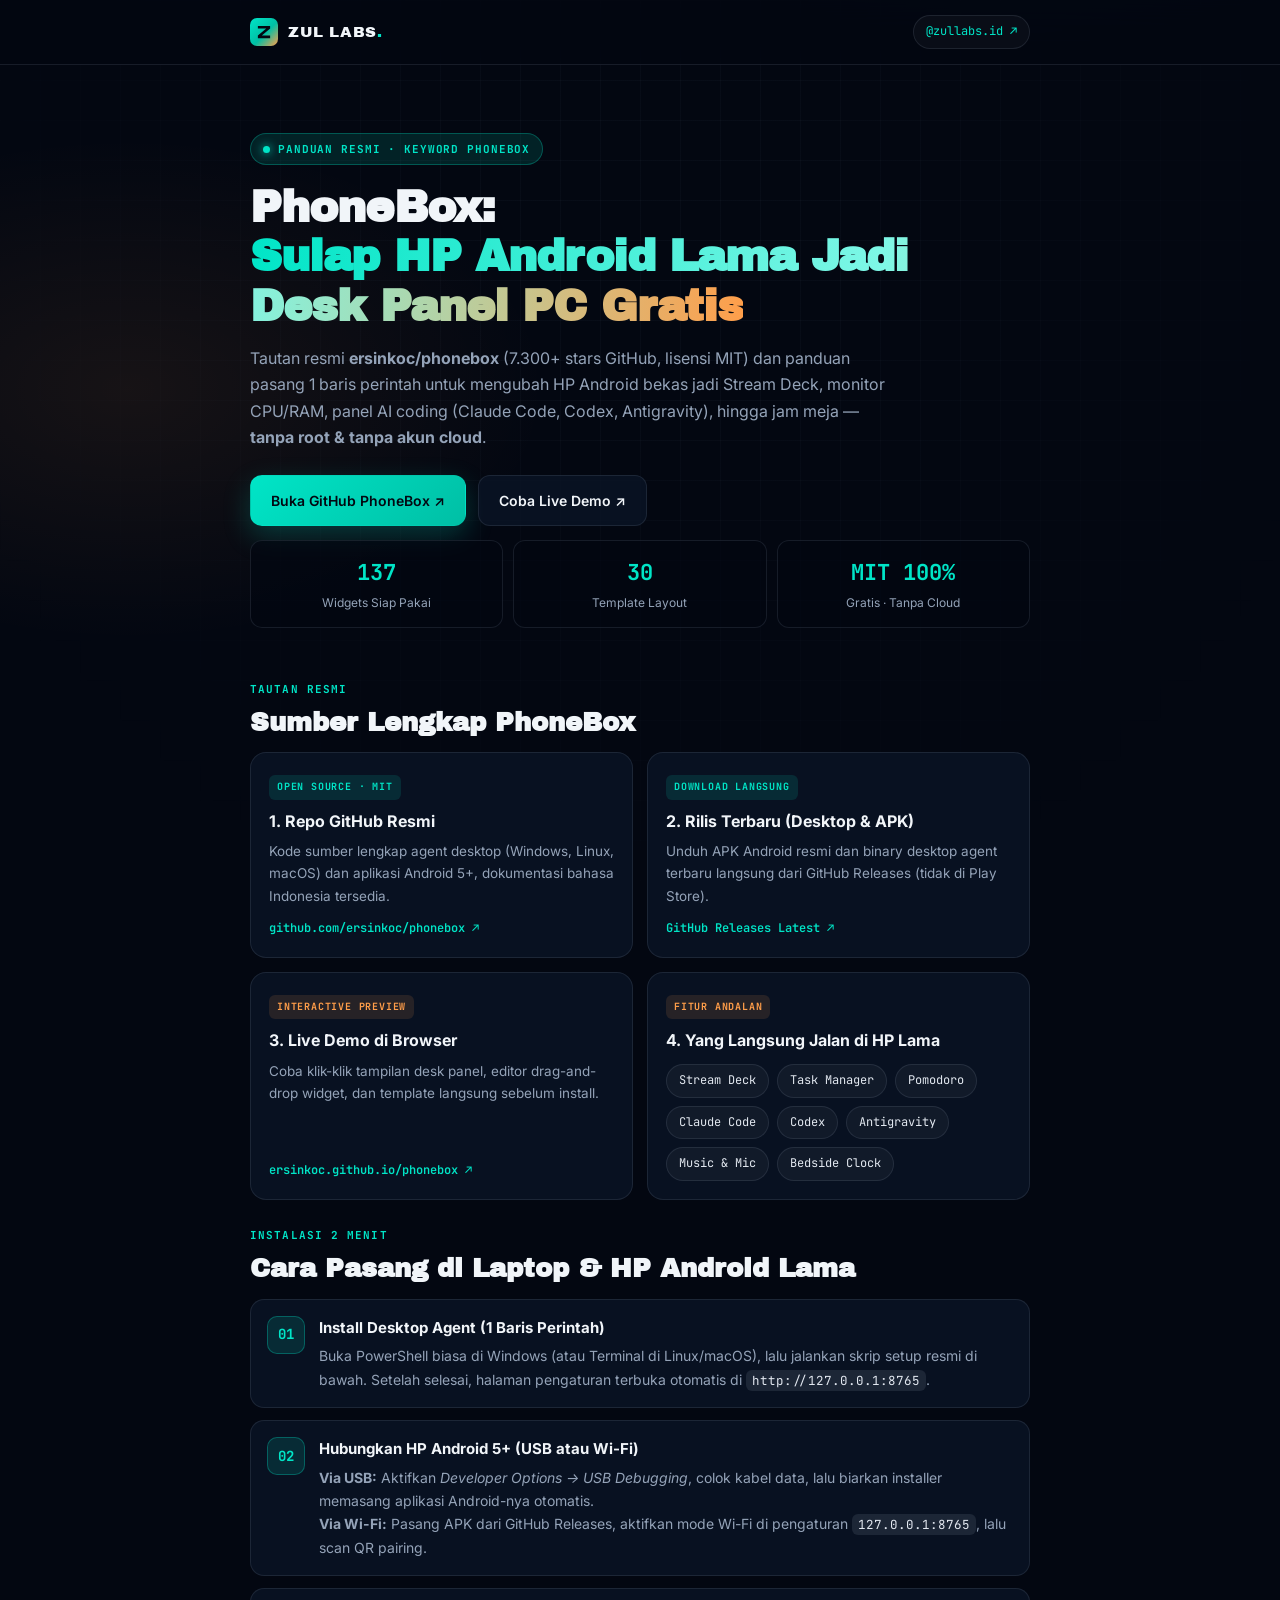
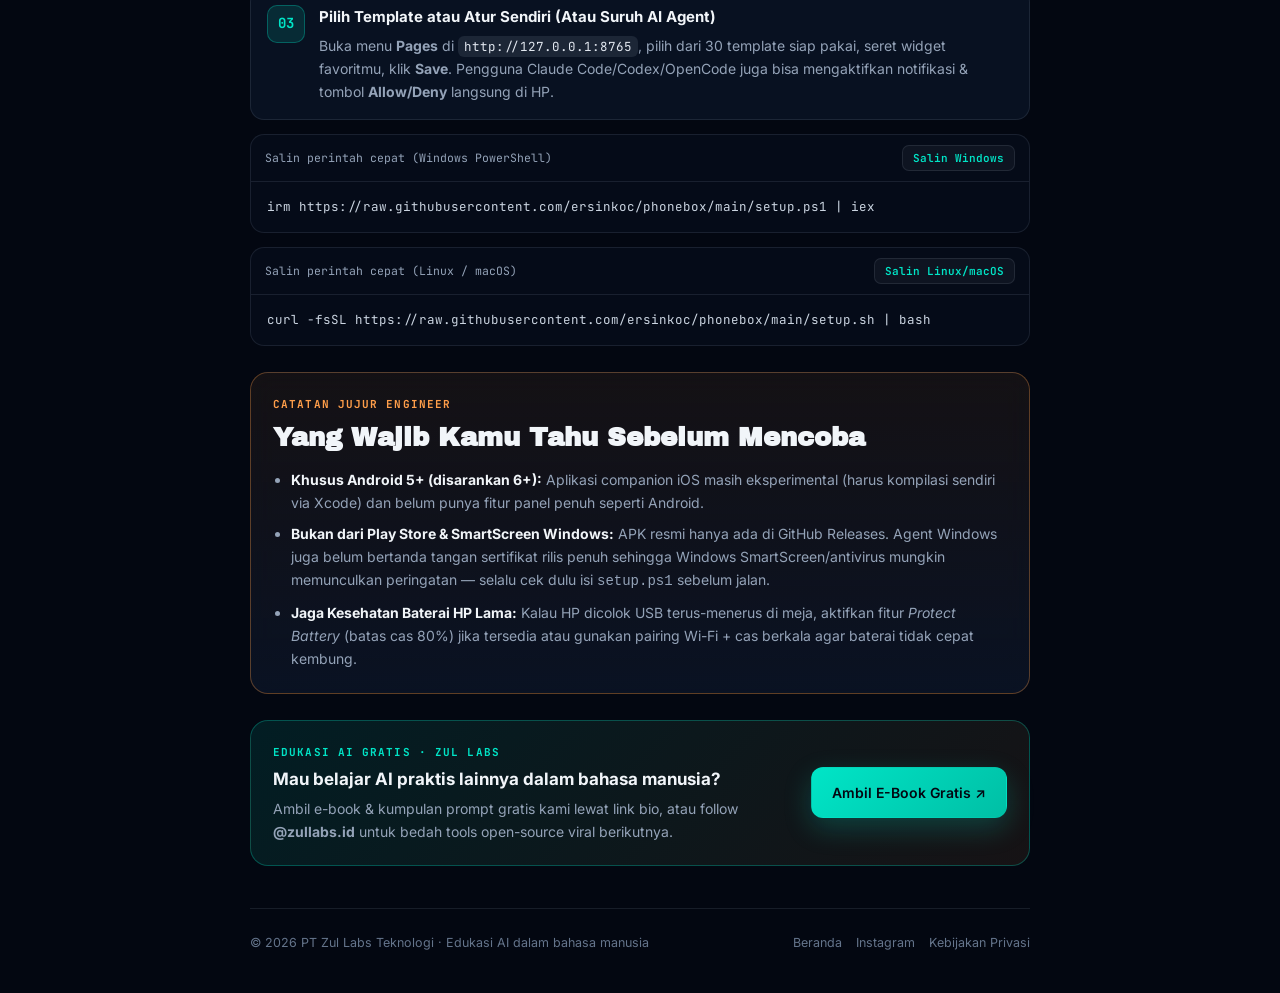
<file: phonebox/index.html>
<!DOCTYPE html>
<html lang="id">
<head>
  <meta charset="UTF-8" />
  <meta name="viewport" content="width=device-width, initial-scale=1.0" />
  <title>PhoneBox (Ubah HP Android Lama Jadi Desk Panel PC) — Panduan Zul Labs</title>
  <meta name="description" content="Link resmi GitHub ersinkoc/phonebox (7.300+ stars, MIT open-source), live demo, dan panduan pasang 1 baris perintah untuk mengubah HP Android bekas jadi Stream Deck, monitor PC, dan panel kontrol AI coding." />
  <link rel="canonical" href="https://zullabs.co.id/phonebox/" />
  <meta name="theme-color" content="#030711" />
  <link rel="icon" type="image/svg+xml" href="../assets/favicon.svg" />
  <meta property="og:type" content="article" />
  <meta property="og:url" content="https://zullabs.co.id/phonebox/" />
  <meta property="og:title" content="PhoneBox — Sulap HP Android Bekas Jadi Desk Panel PC Gratis" />
  <meta property="og:description" content="Link GitHub resmi ersinkoc/phonebox + panduan instalasi 1 baris PowerShell/Bash dalam bahasa manusia." />
  <link rel="preconnect" href="https://fonts.googleapis.com" />
  <link rel="preconnect" href="https://fonts.gstatic.com" crossorigin />
  <link href="https://fonts.googleapis.com/css2?family=Archivo+Black&family=Inter:wght@400;500;600;700&family=JetBrains+Mono:wght@400;500;700&display=swap" rel="stylesheet" />
  <style>
    :root {
      --bg: #030711;
      --card: rgba(11, 20, 38, 0.80);
      --card-border: rgba(148, 163, 184, 0.14);
      --card-border-hover: rgba(0, 229, 199, 0.45);
      --text: #f1f5f9;
      --muted: #94a3b8;
      --dim: #64748b;
      --teal: #00e5c7;
      --teal-soft: rgba(0, 229, 199, 0.12);
      --amber: #ff9e4a;
      --amber-soft: rgba(255, 158, 74, 0.12);
      --radius: 18px;
    }
    * { box-sizing: border-box; margin: 0; padding: 0; }
    html { scroll-behavior: smooth; }
    body {
      background:
        radial-gradient(900px 500px at 80% -10%, rgba(0, 229, 199, 0.13), transparent 60%),
        radial-gradient(700px 420px at 10% 15%, rgba(255, 158, 74, 0.08), transparent 60%),
        var(--bg);
      color: var(--text);
      font-family: 'Inter', system-ui, -apple-system, sans-serif;
      line-height: 1.65;
      -webkit-font-smoothing: antialiased;
      min-height: 100vh;
    }
    a { color: inherit; text-decoration: none; }
    .grid-bg {
      position: fixed; inset: 0;
      background-image:
        linear-gradient(rgba(148, 163, 184, 0.04) 1px, transparent 1px),
        linear-gradient(90deg, rgba(148, 163, 184, 0.04) 1px, transparent 1px);
      background-size: 40px 40px; pointer-events: none; z-index: -1;
      mask-image: radial-gradient(circle at 50% 25%, #000 20%, transparent 80%);
    }
    .wrap { width: 100%; max-width: 820px; margin: 0 auto; padding: 0 20px; }
    .nav {
      position: sticky; top: 0; z-index: 40;
      backdrop-filter: blur(16px); -webkit-backdrop-filter: blur(16px);
      background: rgba(3, 7, 17, 0.78); border-bottom: 1px solid var(--card-border);
    }
    .nav-inner { display: flex; align-items: center; justify-content: space-between; height: 64px; gap: 12px; }
    .brand { display: inline-flex; align-items: center; gap: 10px; font-family: 'Archivo Black', sans-serif; letter-spacing: 0.04em; font-size: 15px; }
    .brand-dot { color: var(--teal); }
    .ig-pill {
      display: inline-flex; align-items: center; gap: 6px; padding: 6px 12px; border-radius: 999px;
      border: 1px solid var(--card-border); background: rgba(255, 255, 255, 0.03);
      font-family: 'JetBrains Mono', monospace; font-size: 12px; color: var(--teal);
    }
    .hero { padding: 42px 0 26px; }
    .eyebrow {
      display: inline-flex; align-items: center; gap: 8px; padding: 6px 12px; border-radius: 999px;
      background: var(--teal-soft); border: 1px solid rgba(0, 229, 199, 0.28); color: var(--teal);
      font-family: 'JetBrains Mono', monospace; font-size: 11px; font-weight: 700;
      letter-spacing: 0.08em; text-transform: uppercase; margin-bottom: 18px;
    }
    .eyebrow-dot { width: 7px; height: 7px; border-radius: 50%; background: var(--teal); box-shadow: 0 0 10px var(--teal); }
    h1 { font-family: 'Archivo Black', sans-serif; font-size: clamp(28px, 6vw, 44px); line-height: 1.12; letter-spacing: -0.02em; margin-bottom: 14px; }
    h1 .accent { background: linear-gradient(95deg, #00e5c7 0%, #7ef7e6 55%, #ff9e4a 100%); -webkit-background-clip: text; background-clip: text; color: transparent; }
    .lead { font-size: 16px; color: var(--muted); max-width: 650px; margin-bottom: 24px; }
    .cta-row { display: flex; flex-wrap: wrap; gap: 12px; }
    .btn {
      display: inline-flex; align-items: center; justify-content: center; gap: 9px;
      padding: 13px 20px; border-radius: 12px; font-weight: 600; font-size: 14px; cursor: pointer;
      border: 1px solid transparent; transition: transform 0.16s ease, box-shadow 0.2s ease, border-color 0.2s ease;
    }
    .btn-primary { background: linear-gradient(135deg, #00e5c7, #00bfa5); color: #030711; box-shadow: 0 10px 28px rgba(0, 229, 199, 0.22); }
    .btn-secondary { background: var(--card); border-color: var(--card-border); color: var(--text); }
    .btn-secondary:hover { border-color: var(--card-border-hover); background: rgba(0, 229, 199, 0.08); }
    section { margin: 26px 0; }
    .section-kicker { font-family: 'JetBrains Mono', monospace; font-size: 11px; font-weight: 700; letter-spacing: 0.1em; text-transform: uppercase; color: var(--teal); margin-bottom: 8px; }
    h2 { font-family: 'Archivo Black', sans-serif; font-size: clamp(20px, 4vw, 26px); line-height: 1.25; margin-bottom: 14px; }
    .card { background: var(--card); border: 1px solid var(--card-border); border-radius: var(--radius); padding: 22px; backdrop-filter: blur(12px); }
    .stats-row { display: grid; grid-template-columns: repeat(3, 1fr); gap: 10px; margin-top: 14px; }
    .stat-box { border-radius: 12px; padding: 14px 12px; border: 1px solid var(--card-border); background: rgba(3, 7, 17, 0.65); text-align: center; }
    .stat-num { font-family: 'JetBrains Mono', monospace; font-size: 22px; font-weight: 700; color: var(--teal); }
    .stat-lbl { font-size: 12px; color: var(--muted); margin-top: 2px; }
    .res-grid { display: grid; grid-template-columns: repeat(2, 1fr); gap: 14px; }
    .res-card {
      display: flex; flex-direction: column; justify-content: space-between; gap: 12px;
      background: var(--card); border: 1px solid var(--card-border); border-radius: 16px; padding: 18px;
      transition: border-color 0.2s, transform 0.18s;
    }
    .res-card:hover { border-color: var(--card-border-hover); transform: translateY(-2px); }
    .res-tag { display: inline-block; font-family: 'JetBrains Mono', monospace; font-size: 10px; font-weight: 700; letter-spacing: 0.08em; text-transform: uppercase; padding: 4px 8px; border-radius: 6px; background: var(--teal-soft); color: var(--teal); margin-bottom: 8px; }
    .res-tag--amber { background: var(--amber-soft); color: var(--amber); }
    .res-card h3 { font-size: 16px; font-weight: 700; margin-bottom: 6px; }
    .res-card p { font-size: 13.5px; color: var(--muted); }
    .res-link { font-family: 'JetBrains Mono', monospace; font-size: 12px; font-weight: 600; color: var(--teal); }
    .apps-pills { display: flex; flex-wrap: wrap; gap: 8px; margin-top: 10px; }
    .pill {
      padding: 6px 12px; border-radius: 999px; font-family: 'JetBrains Mono', monospace; font-size: 12px;
      background: rgba(255, 255, 255, 0.04); border: 1px solid var(--card-border); color: #e2e8f0;
    }
    .code-wrap { margin-top: 14px; border-radius: 14px; border: 1px solid var(--card-border); background: #050b18; overflow: hidden; }
    .code-bar { display: flex; align-items: center; justify-content: space-between; padding: 10px 14px; border-bottom: 1px solid var(--card-border); font-family: 'JetBrains Mono', monospace; font-size: 11.5px; color: var(--muted); }
    .copy-btn { border: 1px solid var(--card-border); background: rgba(255, 255, 255, 0.04); color: var(--teal); font-family: 'JetBrains Mono', monospace; font-size: 11px; font-weight: 600; padding: 5px 10px; border-radius: 7px; cursor: pointer; }
    pre { padding: 14px 16px; overflow-x: auto; font-family: 'JetBrains Mono', monospace; font-size: 12.5px; line-height: 1.75; color: #cbd5e1; }
    .steps { display: flex; flex-direction: column; gap: 12px; }
    .step { display: grid; grid-template-columns: 38px 1fr; gap: 14px; align-items: start; background: var(--card); border: 1px solid var(--card-border); border-radius: 14px; padding: 16px; }
    .step-num { width: 38px; height: 38px; border-radius: 10px; background: var(--teal-soft); border: 1px solid rgba(0, 229, 199, 0.3); color: var(--teal); font-family: 'JetBrains Mono', monospace; font-weight: 700; font-size: 14px; display: flex; align-items: center; justify-content: center; }
    .step h3 { font-size: 15px; font-weight: 700; margin-bottom: 4px; }
    .step p { font-size: 14px; color: var(--muted); }
    .step code { font-family: 'JetBrains Mono', monospace; font-size: 12.5px; background: rgba(148, 163, 184, 0.14); color: #e2e8f0; padding: 2px 6px; border-radius: 6px; }
    .honest { border-color: rgba(255, 158, 74, 0.32); background: linear-gradient(180deg, rgba(255, 158, 74, 0.07), rgba(11, 20, 38, 0.85)); }
    .honest ul { margin-top: 10px; padding-left: 18px; display: flex; flex-direction: column; gap: 8px; color: var(--muted); font-size: 14px; }
    .honest strong { color: var(--text); }
    .ebook-box { display: flex; flex-wrap: wrap; align-items: center; justify-content: space-between; gap: 16px; background: linear-gradient(135deg, rgba(0, 229, 199, 0.1), rgba(255, 158, 74, 0.08)); border: 1px solid rgba(0, 229, 199, 0.28); border-radius: var(--radius); padding: 22px; }
    .ebook-box h3 { font-size: 17px; font-weight: 700; margin-bottom: 4px; }
    .ebook-box p { font-size: 14px; color: var(--muted); max-width: 480px; }
    footer { margin-top: 42px; padding: 24px 0 40px; border-top: 1px solid var(--card-border); font-size: 12.5px; color: var(--dim); display: flex; flex-wrap: wrap; align-items: center; justify-content: space-between; gap: 10px; }
    @media (max-width: 640px) { .res-grid { grid-template-columns: 1fr; } .cta-row .btn { width: 100%; } .stats-row { grid-template-columns: 1fr; } }
  </style>
</head>
<body>
  <div class="grid-bg" aria-hidden="true"></div>
  <header class="nav">
    <div class="wrap nav-inner">
      <a href="../" class="brand" aria-label="Beranda Zul Labs">
        <svg viewBox="0 0 64 64" width="28" height="28" aria-hidden="true">
          <defs><linearGradient id="zl-g" x1="0" y1="0" x2="1" y2="1"><stop offset="0" stop-color="#00e5c7"/><stop offset="0.55" stop-color="#00bfa5"/><stop offset="1" stop-color="#ff9e4a"/></linearGradient></defs>
          <rect width="64" height="64" rx="16" fill="url(#zl-g)"/>
          <path d="M18 18h28v6L27 40h19v6H18v-6l19-16H18z" fill="#030711"/>
        </svg>
        <span>ZUL LABS<span class="brand-dot">.</span></span>
      </a>
      <a class="ig-pill" href="https://instagram.com/zullabs.id" target="_blank" rel="noopener noreferrer">@zullabs.id ↗</a>
    </div>
  </header>

  <main class="wrap">
    <section class="hero">
      <div class="eyebrow"><span class="eyebrow-dot"></span>Panduan Resmi · Keyword PHONEBOX</div>
      <h1>PhoneBox:<br /><span class="accent">Sulap HP Android Lama Jadi Desk Panel PC Gratis</span></h1>
      <p class="lead">
        Tautan resmi <strong>ersinkoc/phonebox</strong> (7.300+ stars GitHub, lisensi MIT) dan panduan pasang 1 baris perintah untuk mengubah HP Android bekas jadi Stream Deck, monitor CPU/RAM, panel AI coding (Claude Code, Codex, Antigravity), hingga jam meja — <strong>tanpa root &amp; tanpa akun cloud</strong>.
      </p>
      <div class="cta-row">
        <a class="btn btn-primary" href="https://github.com/ersinkoc/phonebox" target="_blank" rel="noopener noreferrer">Buka GitHub PhoneBox ↗</a>
        <a class="btn btn-secondary" href="https://ersinkoc.github.io/phonebox/" target="_blank" rel="noopener noreferrer">Coba Live Demo ↗</a>
      </div>

      <div class="stats-row">
        <div class="stat-box">
          <div class="stat-num">137</div>
          <div class="stat-lbl">Widgets Siap Pakai</div>
        </div>
        <div class="stat-box">
          <div class="stat-num">30</div>
          <div class="stat-lbl">Template Layout</div>
        </div>
        <div class="stat-box">
          <div class="stat-num">MIT 100%</div>
          <div class="stat-lbl">Gratis · Tanpa Cloud</div>
        </div>
      </div>
    </section>

    <section>
      <div class="section-kicker">Tautan Resmi</div>
      <h2>Sumber Lengkap PhoneBox</h2>
      <div class="res-grid">
        <a class="res-card" href="https://github.com/ersinkoc/phonebox" target="_blank" rel="noopener noreferrer">
          <div>
            <span class="res-tag">Open Source · MIT</span>
            <h3>1. Repo GitHub Resmi</h3>
            <p>Kode sumber lengkap agent desktop (Windows, Linux, macOS) dan aplikasi Android 5+, dokumentasi bahasa Indonesia tersedia.</p>
          </div>
          <span class="res-link">github.com/ersinkoc/phonebox ↗</span>
        </a>
        <a class="res-card" href="https://github.com/ersinkoc/phonebox/releases/latest" target="_blank" rel="noopener noreferrer">
          <div>
            <span class="res-tag">Download Langsung</span>
            <h3>2. Rilis Terbaru (Desktop &amp; APK)</h3>
            <p>Unduh APK Android resmi dan binary desktop agent terbaru langsung dari GitHub Releases (tidak di Play Store).</p>
          </div>
          <span class="res-link">GitHub Releases Latest ↗</span>
        </a>
        <a class="res-card" href="https://ersinkoc.github.io/phonebox/" target="_blank" rel="noopener noreferrer">
          <div>
            <span class="res-tag res-tag--amber">Interactive Preview</span>
            <h3>3. Live Demo di Browser</h3>
            <p>Coba klik-klik tampilan desk panel, editor drag-and-drop widget, dan template langsung sebelum install.</p>
          </div>
          <span class="res-link">ersinkoc.github.io/phonebox ↗</span>
        </a>
        <div class="res-card">
          <div>
            <span class="res-tag res-tag--amber">Fitur Andalan</span>
            <h3>4. Yang Langsung Jalan di HP Lama</h3>
            <div class="apps-pills">
              <span class="pill">Stream Deck</span><span class="pill">Task Manager</span><span class="pill">Pomodoro</span>
              <span class="pill">Claude Code</span><span class="pill">Codex</span><span class="pill">Antigravity</span>
              <span class="pill">Music &amp; Mic</span><span class="pill">Bedside Clock</span>
            </div>
          </div>
        </div>
      </div>
    </section>

    <section>
      <div class="section-kicker">Instalasi 2 Menit</div>
      <h2>Cara Pasang di Laptop &amp; HP Android Lama</h2>
      <div class="steps">
        <div class="step">
          <div class="step-num">01</div>
          <div>
            <h3>Install Desktop Agent (1 Baris Perintah)</h3>
            <p>Buka PowerShell biasa di Windows (atau Terminal di Linux/macOS), lalu jalankan skrip setup resmi di bawah. Setelah selesai, halaman pengaturan terbuka otomatis di <code>http://127.0.0.1:8765</code>.</p>
          </div>
        </div>
        <div class="step">
          <div class="step-num">02</div>
          <div>
            <h3>Hubungkan HP Android 5+ (USB atau Wi-Fi)</h3>
            <p><strong>Via USB:</strong> Aktifkan <em>Developer Options → USB Debugging</em>, colok kabel data, lalu biarkan installer memasang aplikasi Android-nya otomatis.<br/><strong>Via Wi-Fi:</strong> Pasang APK dari GitHub Releases, aktifkan mode Wi-Fi di pengaturan <code>127.0.0.1:8765</code>, lalu scan QR pairing.</p>
          </div>
        </div>
        <div class="step">
          <div class="step-num">03</div>
          <div>
            <h3>Pilih Template atau Atur Sendiri (Atau Suruh AI Agent)</h3>
            <p>Buka menu <strong>Pages</strong> di <code>http://127.0.0.1:8765</code>, pilih dari 30 template siap pakai, seret widget favoritmu, klik <strong>Save</strong>. Pengguna Claude Code/Codex/OpenCode juga bisa mengaktifkan notifikasi &amp; tombol <strong>Allow/Deny</strong> langsung di HP.</p>
          </div>
        </div>
      </div>

      <div class="code-wrap">
        <div class="code-bar">
          <span>Salin perintah cepat (Windows PowerShell)</span>
          <button class="copy-btn" id="copyWinBtn" type="button">Salin Windows</button>
        </div>
        <pre id="winCmd">irm https://raw.githubusercontent.com/ersinkoc/phonebox/main/setup.ps1 | iex</pre>
      </div>

      <div class="code-wrap">
        <div class="code-bar">
          <span>Salin perintah cepat (Linux / macOS)</span>
          <button class="copy-btn" id="copyUnixBtn" type="button">Salin Linux/macOS</button>
        </div>
        <pre id="unixCmd">curl -fsSL https://raw.githubusercontent.com/ersinkoc/phonebox/main/setup.sh | bash</pre>
      </div>
    </section>

    <section>
      <div class="card honest">
        <div class="section-kicker" style="color:var(--amber);">Catatan Jujur Engineer</div>
        <h2>Yang Wajib Kamu Tahu Sebelum Mencoba</h2>
        <ul>
          <li><strong>Khusus Android 5+ (disarankan 6+):</strong> Aplikasi companion iOS masih eksperimental (harus kompilasi sendiri via Xcode) dan belum punya fitur panel penuh seperti Android.</li>
          <li><strong>Bukan dari Play Store &amp; SmartScreen Windows:</strong> APK resmi hanya ada di GitHub Releases. Agent Windows juga belum bertanda tangan sertifikat rilis penuh sehingga Windows SmartScreen/antivirus mungkin memunculkan peringatan — selalu cek dulu isi <code>setup.ps1</code> sebelum jalan.</li>
          <li><strong>Jaga Kesehatan Baterai HP Lama:</strong> Kalau HP dicolok USB terus-menerus di meja, aktifkan fitur <em>Protect Battery</em> (batas cas 80%) jika tersedia atau gunakan pairing Wi-Fi + cas berkala agar baterai tidak cepat kembung.</li>
        </ul>
      </div>
    </section>

    <section>
      <div class="ebook-box">
        <div>
          <div class="section-kicker" style="margin-bottom:4px;">Edukasi AI Gratis · Zul Labs</div>
          <h3>Mau belajar AI praktis lainnya dalam bahasa manusia?</h3>
          <p>Ambil e-book &amp; kumpulan prompt gratis kami lewat link bio, atau follow <strong>@zullabs.id</strong> untuk bedah tools open-source viral berikutnya.</p>
        </div>
        <a class="btn btn-primary" href="https://lynk.id/zullabs" target="_blank" rel="noopener noreferrer">Ambil E-Book Gratis ↗</a>
      </div>
    </section>

    <footer>
      <span>© 2026 PT Zul Labs Teknologi · Edukasi AI dalam bahasa manusia</span>
      <div style="display:flex;gap:14px;">
        <a href="../">Beranda</a>
        <a href="https://instagram.com/zullabs.id" target="_blank" rel="noopener noreferrer">Instagram</a>
        <a href="../kebijakan-privasi.html">Kebijakan Privasi</a>
      </div>
    </footer>
  </main>

  <script>
    function bindCopy(btnId, preId, label) {
      const btn = document.getElementById(btnId);
      const pre = document.getElementById(preId);
      btn.addEventListener('click', async () => {
        try {
          await navigator.clipboard.writeText(pre.textContent.trim());
          btn.textContent = 'Tersalin ✓';
          setTimeout(() => (btn.textContent = label), 1800);
        } catch {
          btn.textContent = 'Gagal salin';
        }
      });
    }
    bindCopy('copyWinBtn', 'winCmd', 'Salin Windows');
    bindCopy('copyUnixBtn', 'unixCmd', 'Salin Linux/macOS');
  </script>
</body>
</html>
</file>
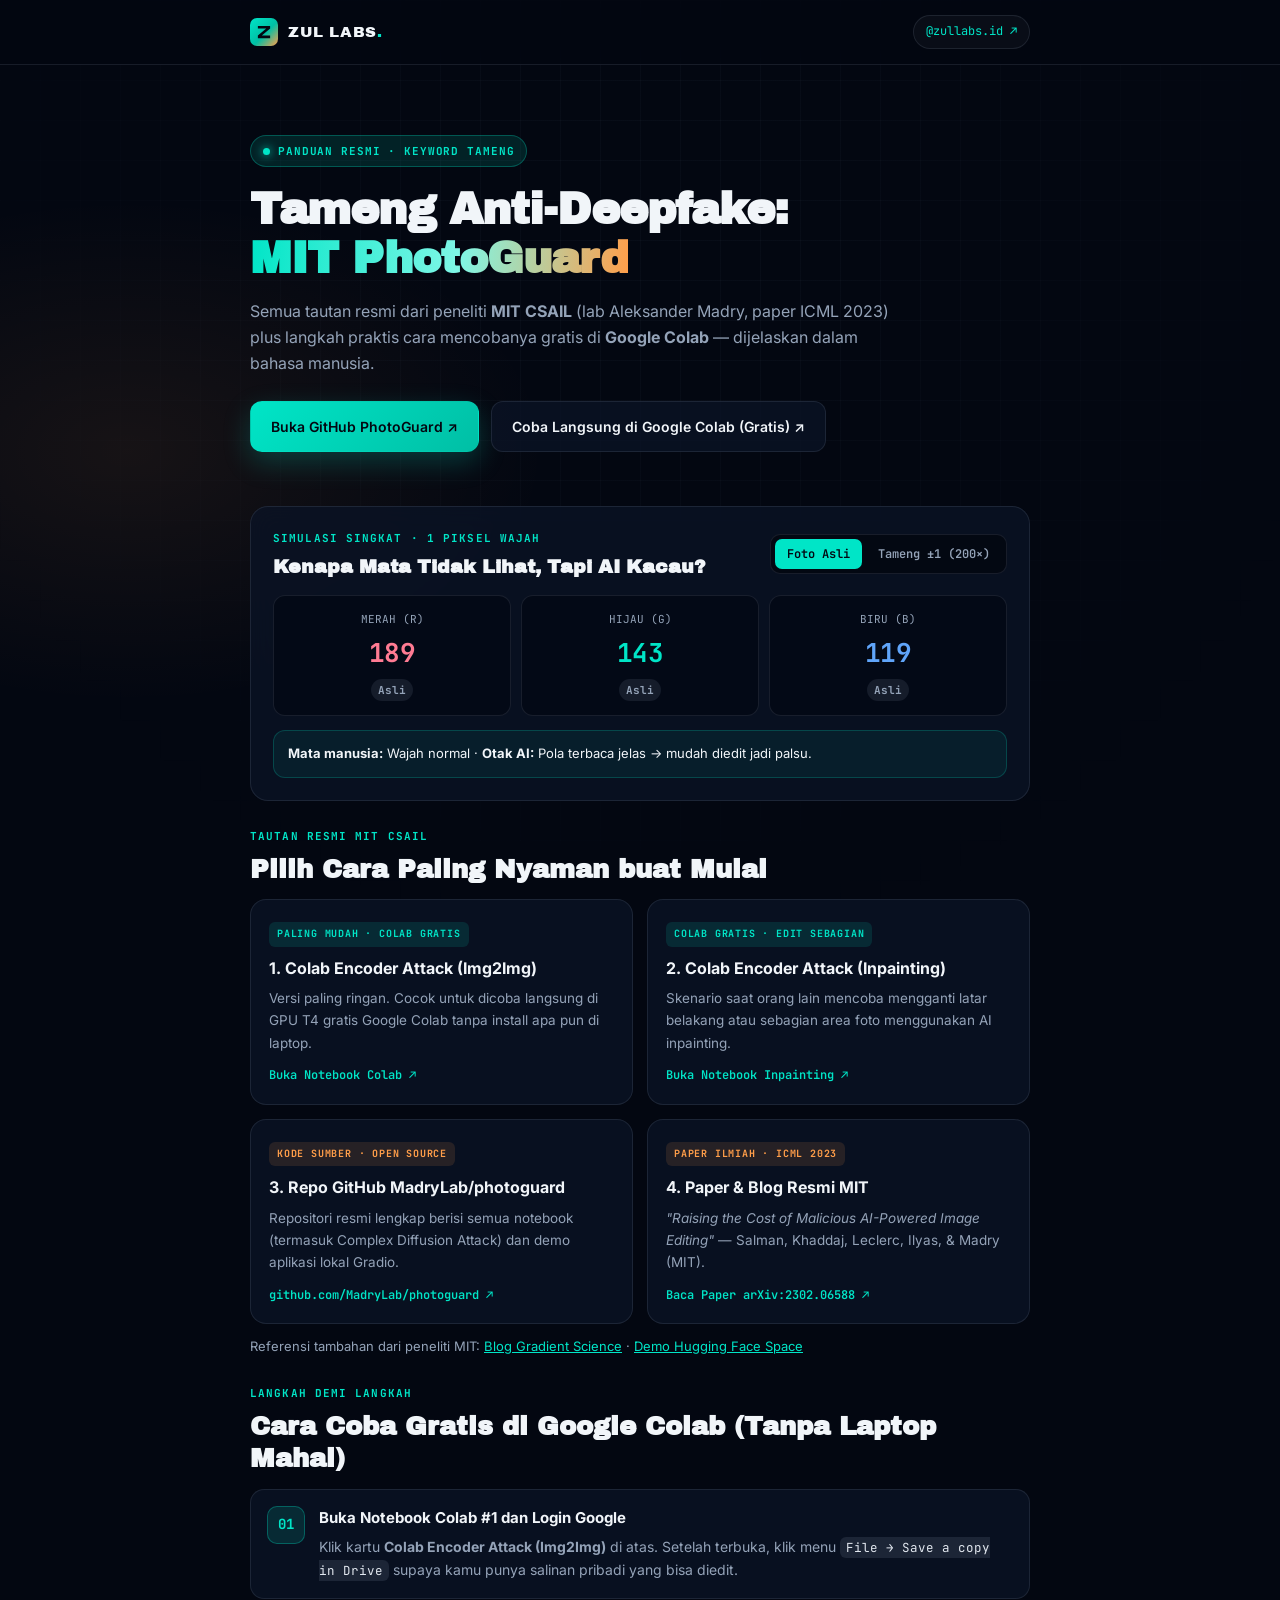
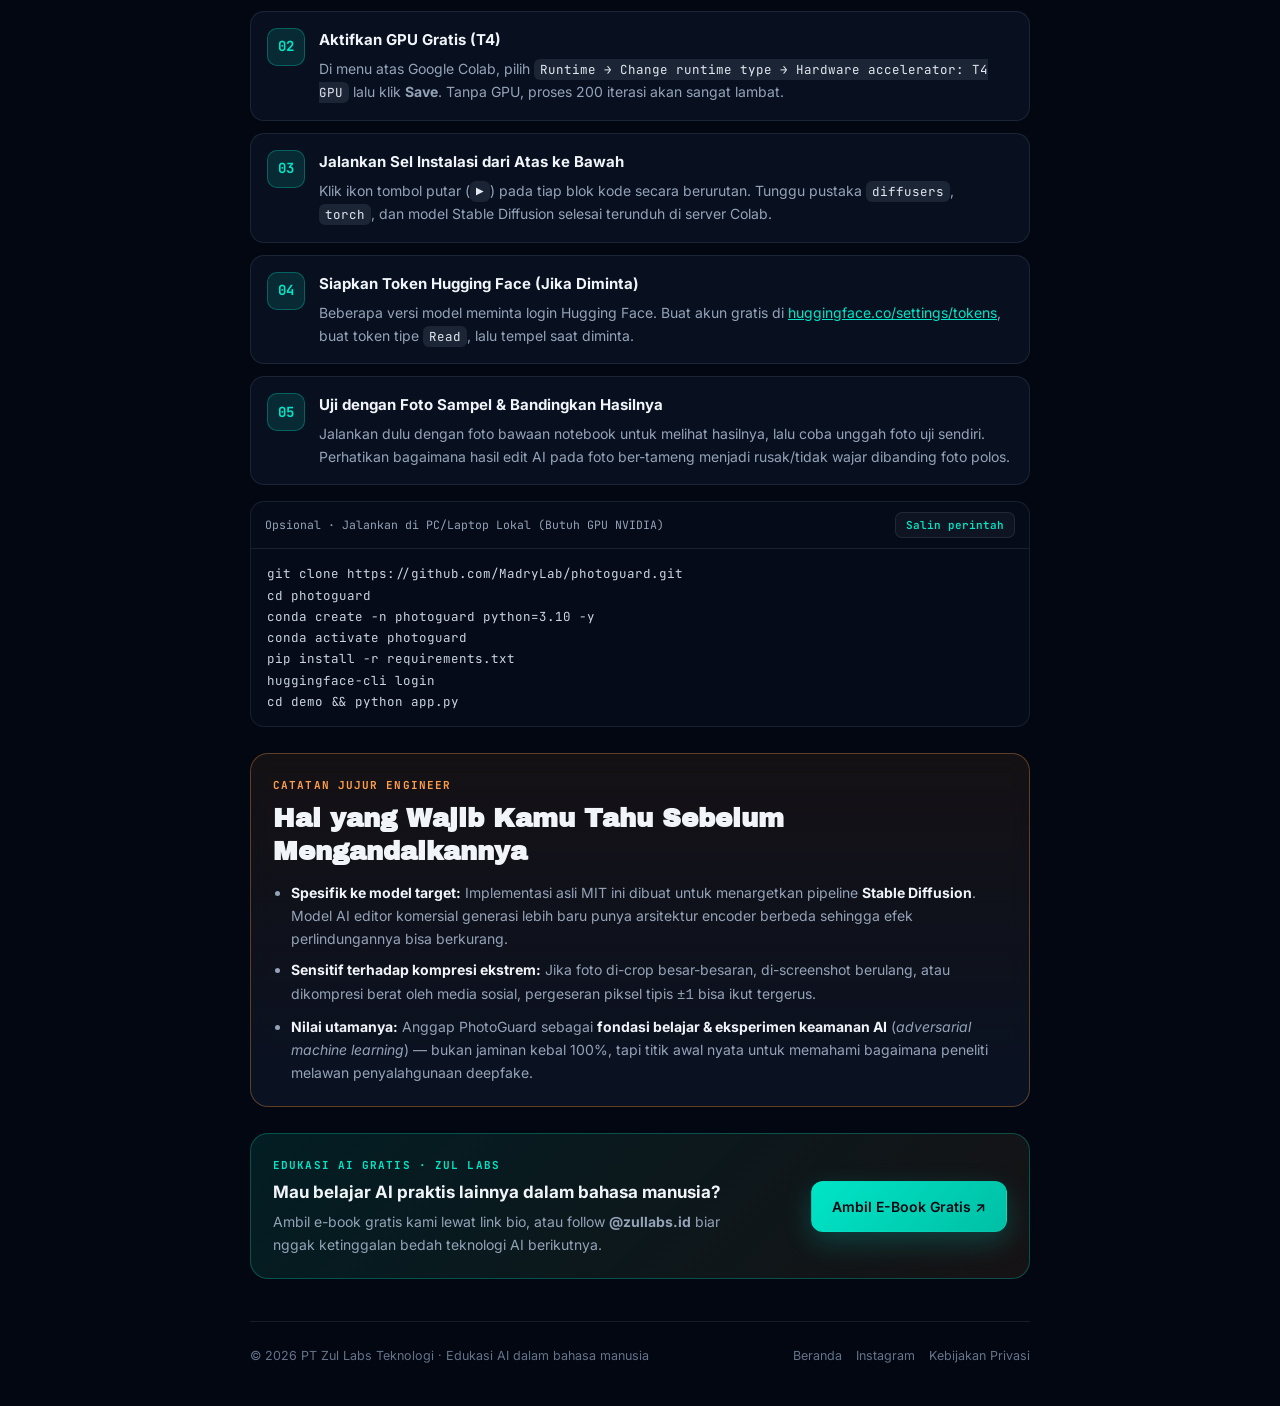
<file: tameng/index.html>
<!DOCTYPE html>
<html lang="id">
<head>
  <meta charset="UTF-8" />
  <meta name="viewport" content="width=device-width, initial-scale=1.0" />
  <title>Tameng Anti-Deepfake (MIT PhotoGuard) — Panduan Zul Labs</title>
  <meta name="description" content="Link resmi GitHub MIT PhotoGuard, paper ICML 2023, dan panduan langkah demi langkah cara mencobanya gratis di Google Colab dalam bahasa manusia." />
  <link rel="canonical" href="https://zullabs.co.id/tameng/" />
  <meta name="theme-color" content="#030711" />
  <link rel="icon" type="image/svg+xml" href="../assets/favicon.svg" />
  <meta property="og:type" content="article" />
  <meta property="og:url" content="https://zullabs.co.id/tameng/" />
  <meta property="og:title" content="Tameng Anti-Deepfake (MIT PhotoGuard) — Panduan Zul Labs" />
  <meta property="og:description" content="Link resmi GitHub PhotoGuard MIT + panduan langkah demi langkah cara mencobanya gratis di Google Colab." />
  <link rel="preconnect" href="https://fonts.googleapis.com" />
  <link rel="preconnect" href="https://fonts.gstatic.com" crossorigin />
  <link href="https://fonts.googleapis.com/css2?family=Archivo+Black&family=Inter:wght@400;500;600;700&family=JetBrains+Mono:wght@400;500;700&display=swap" rel="stylesheet" />
  <style>
    :root {
      --bg: #030711;
      --bg-2: #070e1d;
      --card: rgba(11, 20, 38, 0.78);
      --card-border: rgba(148, 163, 184, 0.14);
      --card-border-hover: rgba(0, 229, 199, 0.42);
      --text: #f1f5f9;
      --muted: #94a3b8;
      --dim: #64748b;
      --teal: #00e5c7;
      --teal-soft: rgba(0, 229, 199, 0.12);
      --amber: #ff9e4a;
      --amber-soft: rgba(255, 158, 74, 0.12);
      --red: #ff5c7c;
      --red-soft: rgba(255, 92, 124, 0.12);
      --radius: 18px;
    }

    * { box-sizing: border-box; margin: 0; padding: 0; }
    html { scroll-behavior: smooth; }
    body {
      background:
        radial-gradient(900px 500px at 80% -10%, rgba(0, 229, 199, 0.12), transparent 60%),
        radial-gradient(700px 420px at 10% 15%, rgba(255, 158, 74, 0.08), transparent 60%),
        var(--bg);
      color: var(--text);
      font-family: 'Inter', system-ui, -apple-system, sans-serif;
      line-height: 1.65;
      -webkit-font-smoothing: antialiased;
      min-height: 100vh;
    }

    a { color: inherit; text-decoration: none; }

    .grid-bg {
      position: fixed;
      inset: 0;
      background-image:
        linear-gradient(rgba(148, 163, 184, 0.04) 1px, transparent 1px),
        linear-gradient(90deg, rgba(148, 163, 184, 0.04) 1px, transparent 1px);
      background-size: 40px 40px;
      pointer-events: none;
      z-index: -1;
      mask-image: radial-gradient(circle at 50% 25%, #000 20%, transparent 80%);
    }

    .wrap {
      width: 100%;
      max-width: 820px;
      margin: 0 auto;
      padding: 0 20px;
    }

    /* Nav */
    .nav {
      position: sticky;
      top: 0;
      z-index: 40;
      backdrop-filter: blur(16px);
      -webkit-backdrop-filter: blur(16px);
      background: rgba(3, 7, 17, 0.78);
      border-bottom: 1px solid var(--card-border);
    }
    .nav-inner {
      display: flex;
      align-items: center;
      justify-content: space-between;
      height: 64px;
      gap: 12px;
    }
    .brand {
      display: inline-flex;
      align-items: center;
      gap: 10px;
      font-family: 'Archivo Black', sans-serif;
      letter-spacing: 0.04em;
      font-size: 15px;
    }
    .brand-dot { color: var(--teal); }
    .ig-pill {
      display: inline-flex;
      align-items: center;
      gap: 6px;
      padding: 6px 12px;
      border-radius: 999px;
      border: 1px solid var(--card-border);
      background: rgba(255, 255, 255, 0.03);
      font-family: 'JetBrains Mono', monospace;
      font-size: 12px;
      color: var(--teal);
      transition: border-color 0.2s, background 0.2s;
    }
    .ig-pill:hover {
      border-color: var(--card-border-hover);
      background: var(--teal-soft);
    }

    /* Hero */
    .hero {
      padding: 44px 0 28px;
    }
    .eyebrow {
      display: inline-flex;
      align-items: center;
      gap: 8px;
      padding: 6px 12px;
      border-radius: 999px;
      background: var(--teal-soft);
      border: 1px solid rgba(0, 229, 199, 0.28);
      color: var(--teal);
      font-family: 'JetBrains Mono', monospace;
      font-size: 11px;
      font-weight: 700;
      letter-spacing: 0.08em;
      text-transform: uppercase;
      margin-bottom: 18px;
    }
    .eyebrow-dot {
      width: 7px;
      height: 7px;
      border-radius: 50%;
      background: var(--teal);
      box-shadow: 0 0 10px var(--teal);
    }
    h1 {
      font-family: 'Archivo Black', sans-serif;
      font-size: clamp(28px, 6vw, 44px);
      line-height: 1.12;
      letter-spacing: -0.02em;
      margin-bottom: 14px;
    }
    h1 .accent {
      background: linear-gradient(95deg, #00e5c7 0%, #7ef7e6 55%, #ff9e4a 100%);
      -webkit-background-clip: text;
      background-clip: text;
      color: transparent;
    }
    .lead {
      font-size: 16px;
      color: var(--muted);
      max-width: 640px;
      margin-bottom: 24px;
    }

    .cta-row {
      display: flex;
      flex-wrap: wrap;
      gap: 12px;
    }
    .btn {
      display: inline-flex;
      align-items: center;
      justify-content: center;
      gap: 9px;
      padding: 13px 20px;
      border-radius: 12px;
      font-weight: 600;
      font-size: 14px;
      cursor: pointer;
      border: 1px solid transparent;
      transition: transform 0.16s ease, box-shadow 0.2s ease, border-color 0.2s ease, background 0.2s ease;
    }
    .btn:active { transform: translateY(1px); }
    .btn-primary {
      background: linear-gradient(135deg, #00e5c7, #00bfa5);
      color: #030711;
      box-shadow: 0 10px 28px rgba(0, 229, 199, 0.22);
    }
    .btn-primary:hover {
      box-shadow: 0 14px 34px rgba(0, 229, 199, 0.34);
      transform: translateY(-1px);
    }
    .btn-secondary {
      background: var(--card);
      border-color: var(--card-border);
      color: var(--text);
    }
    .btn-secondary:hover {
      border-color: var(--card-border-hover);
      background: rgba(0, 229, 199, 0.08);
    }

    /* Sections */
    section {
      margin: 26px 0;
    }
    .section-kicker {
      font-family: 'JetBrains Mono', monospace;
      font-size: 11px;
      font-weight: 700;
      letter-spacing: 0.1em;
      text-transform: uppercase;
      color: var(--teal);
      margin-bottom: 8px;
    }
    h2 {
      font-family: 'Archivo Black', sans-serif;
      font-size: clamp(20px, 4vw, 26px);
      line-height: 1.25;
      margin-bottom: 14px;
    }

    .card {
      background: var(--card);
      border: 1px solid var(--card-border);
      border-radius: var(--radius);
      padding: 22px;
      backdrop-filter: blur(12px);
    }

    /* Interactive Pixel Demo */
    .demo-header {
      display: flex;
      flex-wrap: wrap;
      align-items: center;
      justify-content: space-between;
      gap: 12px;
      margin-bottom: 16px;
    }
    .toggle-group {
      display: inline-flex;
      background: rgba(3, 7, 17, 0.8);
      border: 1px solid var(--card-border);
      border-radius: 10px;
      padding: 4px;
      gap: 4px;
    }
    .toggle-btn {
      border: none;
      background: transparent;
      color: var(--muted);
      font-family: 'JetBrains Mono', monospace;
      font-size: 12px;
      font-weight: 600;
      padding: 7px 12px;
      border-radius: 7px;
      cursor: pointer;
      transition: all 0.2s;
    }
    .toggle-btn.active {
      background: var(--teal);
      color: #030711;
    }
    .toggle-btn.active.shield-on {
      background: var(--amber);
      color: #030711;
    }
    .pixel-stage {
      display: grid;
      grid-template-columns: repeat(3, 1fr);
      gap: 10px;
      margin-bottom: 14px;
    }
    .px-box {
      border-radius: 12px;
      padding: 14px 12px;
      border: 1px solid var(--card-border);
      background: rgba(3, 7, 17, 0.65);
      text-align: center;
      transition: border-color 0.25s, transform 0.25s;
    }
    .px-box.shifted {
      border-color: rgba(255, 158, 74, 0.55);
    }
    .px-label {
      font-family: 'JetBrains Mono', monospace;
      font-size: 11px;
      color: var(--muted);
      margin-bottom: 4px;
    }
    .px-val {
      font-family: 'JetBrains Mono', monospace;
      font-size: 26px;
      font-weight: 700;
      letter-spacing: -0.02em;
    }
    .px-delta {
      display: inline-block;
      margin-top: 4px;
      font-family: 'JetBrains Mono', monospace;
      font-size: 11px;
      font-weight: 700;
      padding: 2px 7px;
      border-radius: 999px;
      background: rgba(148, 163, 184, 0.12);
      color: var(--muted);
    }
    .px-delta.changed {
      background: var(--amber-soft);
      color: var(--amber);
    }
    .demo-status {
      display: flex;
      flex-wrap: wrap;
      align-items: center;
      justify-content: space-between;
      gap: 10px;
      padding: 12px 14px;
      border-radius: 12px;
      background: rgba(0, 229, 199, 0.07);
      border: 1px solid rgba(0, 229, 199, 0.2);
      font-size: 13px;
    }
    .demo-status.shield {
      background: var(--amber-soft);
      border-color: rgba(255, 158, 74, 0.34);
    }
    .demo-status strong { color: var(--text); }

    /* Resource Grid */
    .res-grid {
      display: grid;
      grid-template-columns: repeat(2, 1fr);
      gap: 14px;
    }
    .res-card {
      display: flex;
      flex-direction: column;
      justify-content: space-between;
      gap: 12px;
      background: var(--card);
      border: 1px solid var(--card-border);
      border-radius: 16px;
      padding: 18px;
      transition: border-color 0.2s, transform 0.18s;
    }
    .res-card:hover {
      border-color: var(--card-border-hover);
      transform: translateY(-2px);
    }
    .res-tag {
      display: inline-block;
      font-family: 'JetBrains Mono', monospace;
      font-size: 10px;
      font-weight: 700;
      letter-spacing: 0.08em;
      text-transform: uppercase;
      padding: 4px 8px;
      border-radius: 6px;
      background: var(--teal-soft);
      color: var(--teal);
      margin-bottom: 8px;
    }
    .res-tag--amber {
      background: var(--amber-soft);
      color: var(--amber);
    }
    .res-card h3 {
      font-size: 16px;
      font-weight: 700;
      margin-bottom: 6px;
    }
    .res-card p {
      font-size: 13.5px;
      color: var(--muted);
    }
    .res-link {
      display: inline-flex;
      align-items: center;
      gap: 6px;
      font-family: 'JetBrains Mono', monospace;
      font-size: 12px;
      font-weight: 600;
      color: var(--teal);
    }

    /* Steps */
    .steps {
      display: flex;
      flex-direction: column;
      gap: 12px;
    }
    .step {
      display: grid;
      grid-template-columns: 38px 1fr;
      gap: 14px;
      align-items: start;
      background: var(--card);
      border: 1px solid var(--card-border);
      border-radius: 14px;
      padding: 16px;
    }
    .step-num {
      width: 38px;
      height: 38px;
      border-radius: 10px;
      background: var(--teal-soft);
      border: 1px solid rgba(0, 229, 199, 0.3);
      color: var(--teal);
      font-family: 'JetBrains Mono', monospace;
      font-weight: 700;
      font-size: 14px;
      display: flex;
      align-items: center;
      justify-content: center;
    }
    .step h3 {
      font-size: 15px;
      font-weight: 700;
      margin-bottom: 4px;
    }
    .step p {
      font-size: 14px;
      color: var(--muted);
    }
    .step code {
      font-family: 'JetBrains Mono', monospace;
      font-size: 12.5px;
      background: rgba(148, 163, 184, 0.14);
      color: #e2e8f0;
      padding: 2px 6px;
      border-radius: 6px;
    }

    /* Code Block */
    .code-wrap {
      margin-top: 16px;
      border-radius: 14px;
      border: 1px solid var(--card-border);
      background: #050b18;
      overflow: hidden;
    }
    .code-bar {
      display: flex;
      align-items: center;
      justify-content: space-between;
      padding: 10px 14px;
      border-bottom: 1px solid var(--card-border);
      font-family: 'JetBrains Mono', monospace;
      font-size: 11.5px;
      color: var(--muted);
    }
    .copy-btn {
      border: 1px solid var(--card-border);
      background: rgba(255, 255, 255, 0.04);
      color: var(--teal);
      font-family: 'JetBrains Mono', monospace;
      font-size: 11px;
      font-weight: 600;
      padding: 5px 10px;
      border-radius: 7px;
      cursor: pointer;
    }
    .copy-btn:hover { background: var(--teal-soft); }
    pre {
      padding: 14px 16px;
      overflow-x: auto;
      font-family: 'JetBrains Mono', monospace;
      font-size: 12.5px;
      line-height: 1.7;
      color: #cbd5e1;
    }

    /* Honest Engineer Note */
    .honest {
      border-color: rgba(255, 158, 74, 0.32);
      background: linear-gradient(180deg, rgba(255, 158, 74, 0.07), rgba(11, 20, 38, 0.85));
    }
    .honest ul {
      margin-top: 10px;
      padding-left: 18px;
      display: flex;
      flex-direction: column;
      gap: 8px;
      color: var(--muted);
      font-size: 14px;
    }
    .honest strong { color: var(--text); }

    /* Free E-book Branding Box */
    .ebook-box {
      display: flex;
      flex-wrap: wrap;
      align-items: center;
      justify-content: space-between;
      gap: 16px;
      background: linear-gradient(135deg, rgba(0, 229, 199, 0.1), rgba(255, 158, 74, 0.08));
      border: 1px solid rgba(0, 229, 199, 0.28);
      border-radius: var(--radius);
      padding: 22px;
    }
    .ebook-box h3 {
      font-size: 17px;
      font-weight: 700;
      margin-bottom: 4px;
    }
    .ebook-box p {
      font-size: 14px;
      color: var(--muted);
      max-width: 480px;
    }

    /* Footer */
    footer {
      margin-top: 42px;
      padding: 24px 0 40px;
      border-top: 1px solid var(--card-border);
      font-size: 12.5px;
      color: var(--dim);
      display: flex;
      flex-wrap: wrap;
      align-items: center;
      justify-content: space-between;
      gap: 10px;
    }
    footer a:hover { color: var(--teal); }

    @media (max-width: 640px) {
      .res-grid { grid-template-columns: 1fr; }
      .cta-row .btn { width: 100%; }
      .hero { padding-top: 30px; }
      .px-val { font-size: 22px; }
    }
  </style>
</head>
<body>
  <div class="grid-bg" aria-hidden="true"></div>

  <header class="nav">
    <div class="wrap nav-inner">
      <a href="../" class="brand" aria-label="Beranda Zul Labs">
        <svg viewBox="0 0 64 64" width="28" height="28" aria-hidden="true">
          <defs>
            <linearGradient id="zl-g" x1="0" y1="0" x2="1" y2="1">
              <stop offset="0" stop-color="#00e5c7" />
              <stop offset="0.55" stop-color="#00bfa5" />
              <stop offset="1" stop-color="#ff9e4a" />
            </linearGradient>
          </defs>
          <rect width="64" height="64" rx="16" fill="url(#zl-g)" />
          <path d="M18 18h28v6L27 40h19v6H18v-6l19-16H18z" fill="#030711" />
        </svg>
        <span>ZUL LABS<span class="brand-dot">.</span></span>
      </a>
      <a class="ig-pill" href="https://instagram.com/zullabs.id" target="_blank" rel="noopener noreferrer">
        @zullabs.id ↗
      </a>
    </div>
  </header>

  <main class="wrap">
    <!-- Hero -->
    <section class="hero">
      <div class="eyebrow"><span class="eyebrow-dot"></span>Panduan Resmi · Keyword TAMENG</div>
      <h1>Tameng Anti-Deepfake:<br /><span class="accent">MIT PhotoGuard</span></h1>
      <p class="lead">
        Semua tautan resmi dari peneliti <strong>MIT CSAIL</strong> (lab Aleksander Madry, paper ICML 2023) plus langkah praktis cara mencobanya gratis di <strong>Google Colab</strong> — dijelaskan dalam bahasa manusia.
      </p>
      <div class="cta-row">
        <a class="btn btn-primary" href="https://github.com/MadryLab/photoguard" target="_blank" rel="noopener noreferrer">
          Buka GitHub PhotoGuard ↗
        </a>
        <a class="btn btn-secondary" href="https://colab.research.google.com/drive/1P9_Xkbb05d5ynuvucFO6TjXJoXLq_Vyg?usp=sharing" target="_blank" rel="noopener noreferrer">
          Coba Langsung di Google Colab (Gratis) ↗
        </a>
      </div>
    </section>

    <!-- Interactive 10-Second Visual -->
    <section>
      <div class="card">
        <div class="demo-header">
          <div>
            <div class="section-kicker">Simulasi Singkat · 1 Piksel Wajah</div>
            <h2 style="margin-bottom:0;font-size:19px;">Kenapa Mata Tidak Lihat, Tapi AI Kacau?</h2>
          </div>
          <div class="toggle-group" role="tablist" aria-label="Mode simulasi piksel">
            <button class="toggle-btn active" id="btnNormal" type="button">Foto Asli</button>
            <button class="toggle-btn" id="btnShield" type="button">Tameng ±1 (200×)</button>
          </div>
        </div>

        <div class="pixel-stage">
          <div class="px-box" id="boxR">
            <div class="px-label">MERAH (R)</div>
            <div class="px-val" id="valR" style="color:#ff7b93;">189</div>
            <span class="px-delta" id="delR">Asli</span>
          </div>
          <div class="px-box" id="boxG">
            <div class="px-label">HIJAU (G)</div>
            <div class="px-val" id="valG" style="color:#00e5c7;">143</div>
            <span class="px-delta" id="delG">Asli</span>
          </div>
          <div class="px-box" id="boxB">
            <div class="px-label">BIRU (B)</div>
            <div class="px-val" id="valB" style="color:#60a5fa;">119</div>
            <span class="px-delta" id="delB">Asli</span>
          </div>
        </div>

        <div class="demo-status" id="demoStatus">
          <span><strong>Mata manusia:</strong> Wajah normal · <strong>Otak AI:</strong> Pola terbaca jelas → mudah diedit jadi palsu.</span>
        </div>
      </div>
    </section>

    <!-- Official MIT Links -->
    <section>
      <div class="section-kicker">Tautan Resmi MIT CSAIL</div>
      <h2>Pilih Cara Paling Nyaman buat Mulai</h2>
      <div class="res-grid">
        <a class="res-card" href="https://colab.research.google.com/drive/1P9_Xkbb05d5ynuvucFO6TjXJoXLq_Vyg?usp=sharing" target="_blank" rel="noopener noreferrer">
          <div>
            <span class="res-tag">Paling Mudah · Colab Gratis</span>
            <h3>1. Colab Encoder Attack (Img2Img)</h3>
            <p>Versi paling ringan. Cocok untuk dicoba langsung di GPU T4 gratis Google Colab tanpa install apa pun di laptop.</p>
          </div>
          <span class="res-link">Buka Notebook Colab ↗</span>
        </a>

        <a class="res-card" href="https://colab.research.google.com/drive/1q-p8_PWROVOAl6B07znev0W-Z9gKgoW2?usp=sharing" target="_blank" rel="noopener noreferrer">
          <div>
            <span class="res-tag">Colab Gratis · Edit Sebagian</span>
            <h3>2. Colab Encoder Attack (Inpainting)</h3>
            <p>Skenario saat orang lain mencoba mengganti latar belakang atau sebagian area foto menggunakan AI inpainting.</p>
          </div>
          <span class="res-link">Buka Notebook Inpainting ↗</span>
        </a>

        <a class="res-card" href="https://github.com/MadryLab/photoguard" target="_blank" rel="noopener noreferrer">
          <div>
            <span class="res-tag res-tag--amber">Kode Sumber · Open Source</span>
            <h3>3. Repo GitHub MadryLab/photoguard</h3>
            <p>Repositori resmi lengkap berisi semua notebook (termasuk Complex Diffusion Attack) dan demo aplikasi lokal Gradio.</p>
          </div>
          <span class="res-link">github.com/MadryLab/photoguard ↗</span>
        </a>

        <a class="res-card" href="https://arxiv.org/abs/2302.06588" target="_blank" rel="noopener noreferrer">
          <div>
            <span class="res-tag res-tag--amber">Paper Ilmiah · ICML 2023</span>
            <h3>4. Paper &amp; Blog Resmi MIT</h3>
            <p><em>"Raising the Cost of Malicious AI-Powered Image Editing"</em> — Salman, Khaddaj, Leclerc, Ilyas, &amp; Madry (MIT).</p>
          </div>
          <span class="res-link">Baca Paper arXiv:2302.06588 ↗</span>
        </a>
      </div>
      <p style="margin-top:12px;font-size:13px;color:var(--muted);">
        Referensi tambahan dari peneliti MIT:
        <a href="https://gradientscience.org/photoguard" target="_blank" rel="noopener noreferrer" style="color:var(--teal);text-decoration:underline;">Blog Gradient Science</a> ·
        <a href="https://huggingface.co/spaces/hadisalman/photoguard" target="_blank" rel="noopener noreferrer" style="color:var(--teal);text-decoration:underline;">Demo Hugging Face Space</a>
      </p>
    </section>

    <!-- Step-by-Step Colab Guide -->
    <section>
      <div class="section-kicker">Langkah Demi Langkah</div>
      <h2>Cara Coba Gratis di Google Colab (Tanpa Laptop Mahal)</h2>
      <div class="steps">
        <div class="step">
          <div class="step-num">01</div>
          <div>
            <h3>Buka Notebook Colab #1 dan Login Google</h3>
            <p>Klik kartu <strong>Colab Encoder Attack (Img2Img)</strong> di atas. Setelah terbuka, klik menu <code>File → Save a copy in Drive</code> supaya kamu punya salinan pribadi yang bisa diedit.</p>
          </div>
        </div>
        <div class="step">
          <div class="step-num">02</div>
          <div>
            <h3>Aktifkan GPU Gratis (T4)</h3>
            <p>Di menu atas Google Colab, pilih <code>Runtime → Change runtime type → Hardware accelerator: T4 GPU</code> lalu klik <strong>Save</strong>. Tanpa GPU, proses 200 iterasi akan sangat lambat.</p>
          </div>
        </div>
        <div class="step">
          <div class="step-num">03</div>
          <div>
            <h3>Jalankan Sel Instalasi dari Atas ke Bawah</h3>
            <p>Klik ikon tombol putar (<code>▶</code>) pada tiap blok kode secara berurutan. Tunggu pustaka <code>diffusers</code>, <code>torch</code>, dan model Stable Diffusion selesai terunduh di server Colab.</p>
          </div>
        </div>
        <div class="step">
          <div class="step-num">04</div>
          <div>
            <h3>Siapkan Token Hugging Face (Jika Diminta)</h3>
            <p>Beberapa versi model meminta login Hugging Face. Buat akun gratis di <a href="https://huggingface.co/settings/tokens" target="_blank" rel="noopener noreferrer" style="color:var(--teal);text-decoration:underline;">huggingface.co/settings/tokens</a>, buat token tipe <code>Read</code>, lalu tempel saat diminta.</p>
          </div>
        </div>
        <div class="step">
          <div class="step-num">05</div>
          <div>
            <h3>Uji dengan Foto Sampel &amp; Bandingkan Hasilnya</h3>
            <p>Jalankan dulu dengan foto bawaan notebook untuk melihat hasilnya, lalu coba unggah foto uji sendiri. Perhatikan bagaimana hasil edit AI pada foto ber-tameng menjadi rusak/tidak wajar dibanding foto polos.</p>
          </div>
        </div>
      </div>

      <div class="code-wrap">
        <div class="code-bar">
          <span>Opsional · Jalankan di PC/Laptop Lokal (Butuh GPU NVIDIA)</span>
          <button class="copy-btn" id="copyBtn" type="button">Salin perintah</button>
        </div>
        <pre id="localCmd">git clone https://github.com/MadryLab/photoguard.git
cd photoguard
conda create -n photoguard python=3.10 -y
conda activate photoguard
pip install -r requirements.txt
huggingface-cli login
cd demo &amp;&amp; python app.py</pre>
      </div>
    </section>

    <!-- Honest Engineer Note -->
    <section>
      <div class="card honest">
        <div class="section-kicker" style="color:var(--amber);">Catatan Jujur Engineer</div>
        <h2>Hal yang Wajib Kamu Tahu Sebelum Mengandalkannya</h2>
        <ul>
          <li><strong>Spesifik ke model target:</strong> Implementasi asli MIT ini dibuat untuk menargetkan pipeline <strong>Stable Diffusion</strong>. Model AI editor komersial generasi lebih baru punya arsitektur encoder berbeda sehingga efek perlindungannya bisa berkurang.</li>
          <li><strong>Sensitif terhadap kompresi ekstrem:</strong> Jika foto di-crop besar-besaran, di-screenshot berulang, atau dikompresi berat oleh media sosial, pergeseran piksel tipis <code>±1</code> bisa ikut tergerus.</li>
          <li><strong>Nilai utamanya:</strong> Anggap PhotoGuard sebagai <strong>fondasi belajar &amp; eksperimen keamanan AI</strong> (<em>adversarial machine learning</em>) — bukan jaminan kebal 100%, tapi titik awal nyata untuk memahami bagaimana peneliti melawan penyalahgunaan deepfake.</li>
        </ul>
      </div>
    </section>

    <!-- Soft Branding Free E-book -->
    <section>
      <div class="ebook-box">
        <div>
          <div class="section-kicker" style="margin-bottom:4px;">Edukasi AI Gratis · Zul Labs</div>
          <h3>Mau belajar AI praktis lainnya dalam bahasa manusia?</h3>
          <p>Ambil e-book gratis kami lewat link bio, atau follow <strong>@zullabs.id</strong> biar nggak ketinggalan bedah teknologi AI berikutnya.</p>
        </div>
        <a class="btn btn-primary" href="https://lynk.id/zullabs" target="_blank" rel="noopener noreferrer">
          Ambil E-Book Gratis ↗
        </a>
      </div>
    </section>

    <footer>
      <span>© 2026 PT Zul Labs Teknologi · Edukasi AI dalam bahasa manusia</span>
      <div style="display:flex;gap:14px;">
        <a href="../">Beranda</a>
        <a href="https://instagram.com/zullabs.id" target="_blank" rel="noopener noreferrer">Instagram</a>
        <a href="../kebijakan-privasi.html">Kebijakan Privasi</a>
      </div>
    </footer>
  </main>

  <script>
    (function () {
      const btnNormal = document.getElementById('btnNormal');
      const btnShield = document.getElementById('btnShield');
      const valR = document.getElementById('valR');
      const valG = document.getElementById('valG');
      const valB = document.getElementById('valB');
      const delR = document.getElementById('delR');
      const delG = document.getElementById('delG');
      const delB = document.getElementById('delB');
      const boxes = [document.getElementById('boxR'), document.getElementById('boxG'), document.getElementById('boxB')];
      const status = document.getElementById('demoStatus');

      function setMode(shield) {
        btnNormal.classList.toggle('active', !shield);
        btnShield.classList.toggle('active', shield);
        btnShield.classList.toggle('shield-on', shield);
        boxes.forEach(b => b.classList.toggle('shifted', shield));

        if (!shield) {
          valR.textContent = '189';
          valG.textContent = '143';
          valB.textContent = '119';
          delR.textContent = 'Asli';
          delG.textContent = 'Asli';
          delB.textContent = 'Asli';
          [delR, delG, delB].forEach(d => d.classList.remove('changed'));
          status.classList.remove('shield');
          status.innerHTML = '<span><strong>Mata manusia:</strong> Wajah normal · <strong>Otak AI:</strong> Pola terbaca jelas → mudah diedit jadi palsu.</span>';
        } else {
          valR.textContent = '190';
          valG.textContent = '142';
          valB.textContent = '120';
          delR.textContent = '+1';
          delG.textContent = '-1';
          delB.textContent = '+1';
          [delR, delG, delB].forEach(d => d.classList.add('changed'));
          status.classList.add('shield');
          status.innerHTML = '<span><strong>Mata manusia:</strong> Tetap identik! · <strong>Otak AI:</strong> Pola vektor kacau setelah 200 iterasi → hasil edit rusak.</span>';
        }
      }

      btnNormal.addEventListener('click', () => setMode(false));
      btnShield.addEventListener('click', () => setMode(true));

      const copyBtn = document.getElementById('copyBtn');
      const localCmd = document.getElementById('localCmd');
      copyBtn.addEventListener('click', async () => {
        try {
          await navigator.clipboard.writeText(localCmd.textContent.trim());
          copyBtn.textContent = 'Tersalin ✓';
          setTimeout(() => (copyBtn.textContent = 'Salin perintah'), 1800);
        } catch {
          copyBtn.textContent = 'Gagal salin';
        }
      });
    })();
  </script>
</body>
</html>
</file>
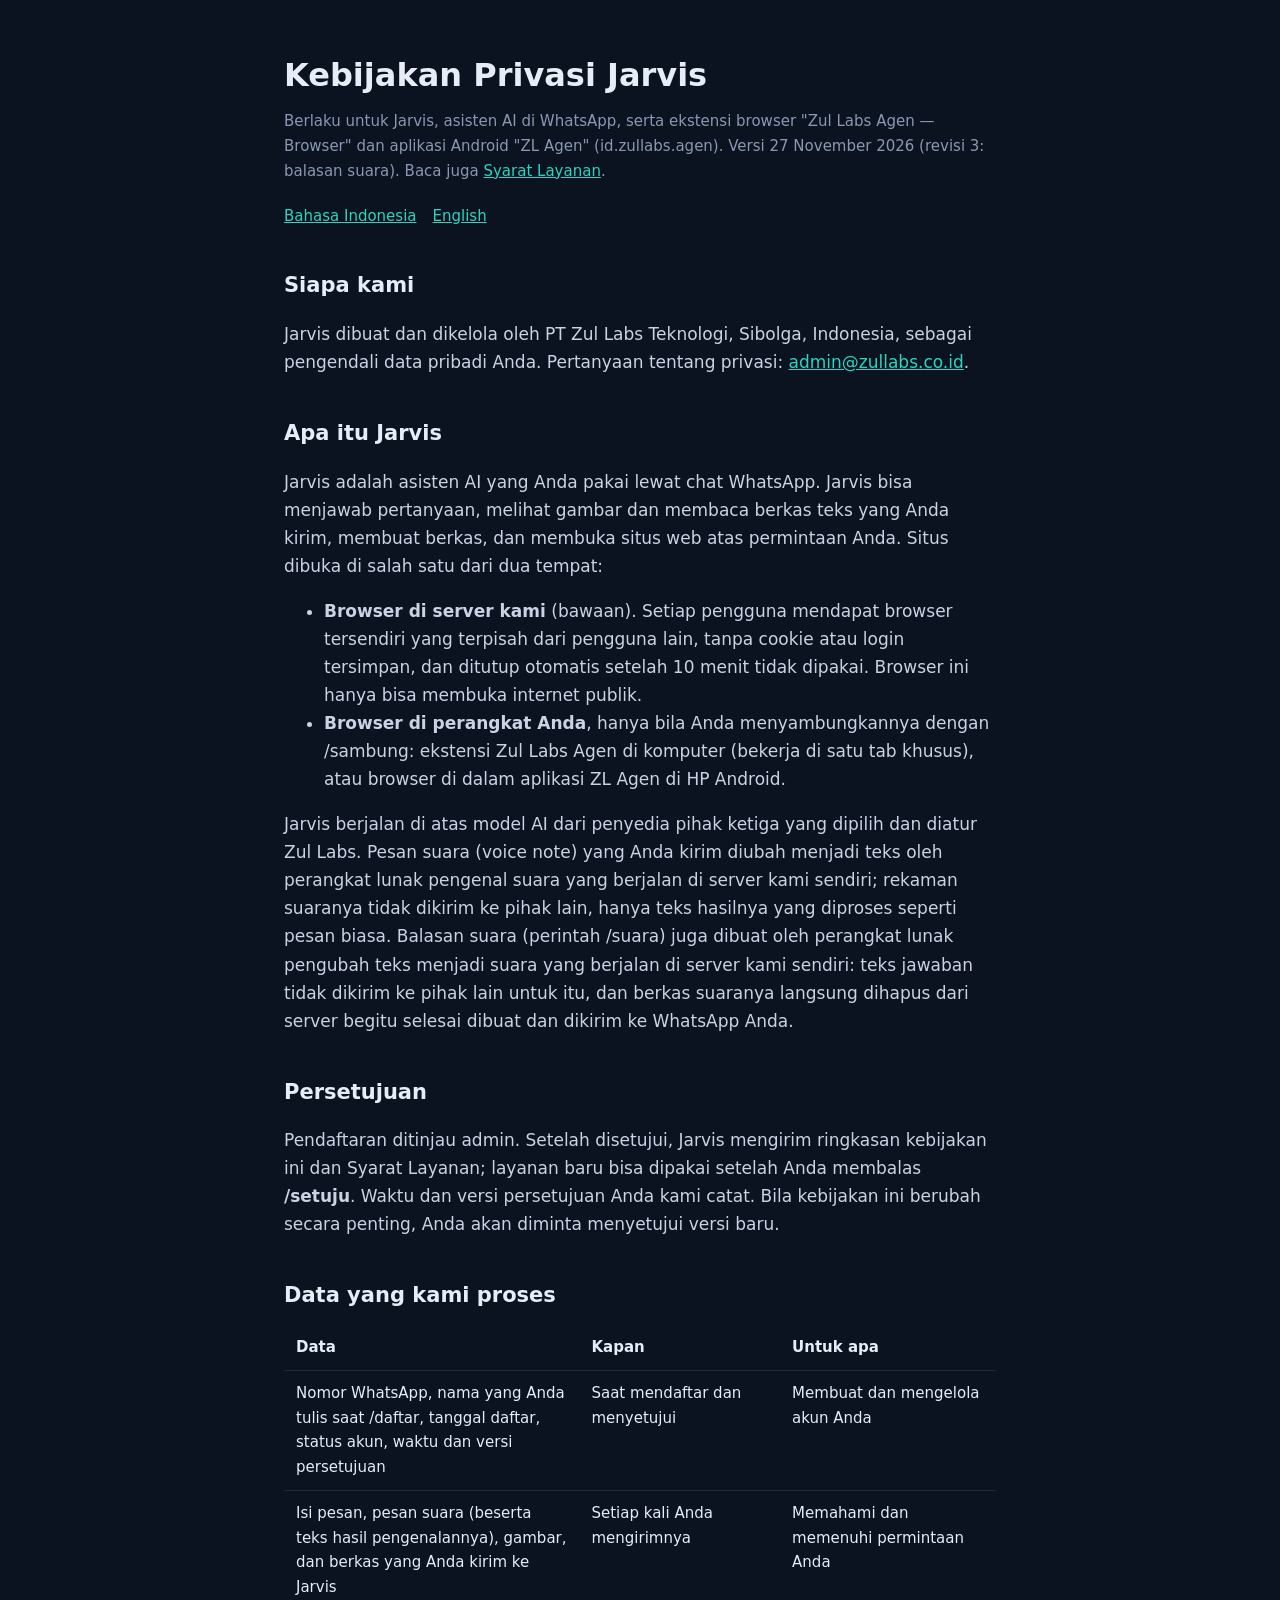
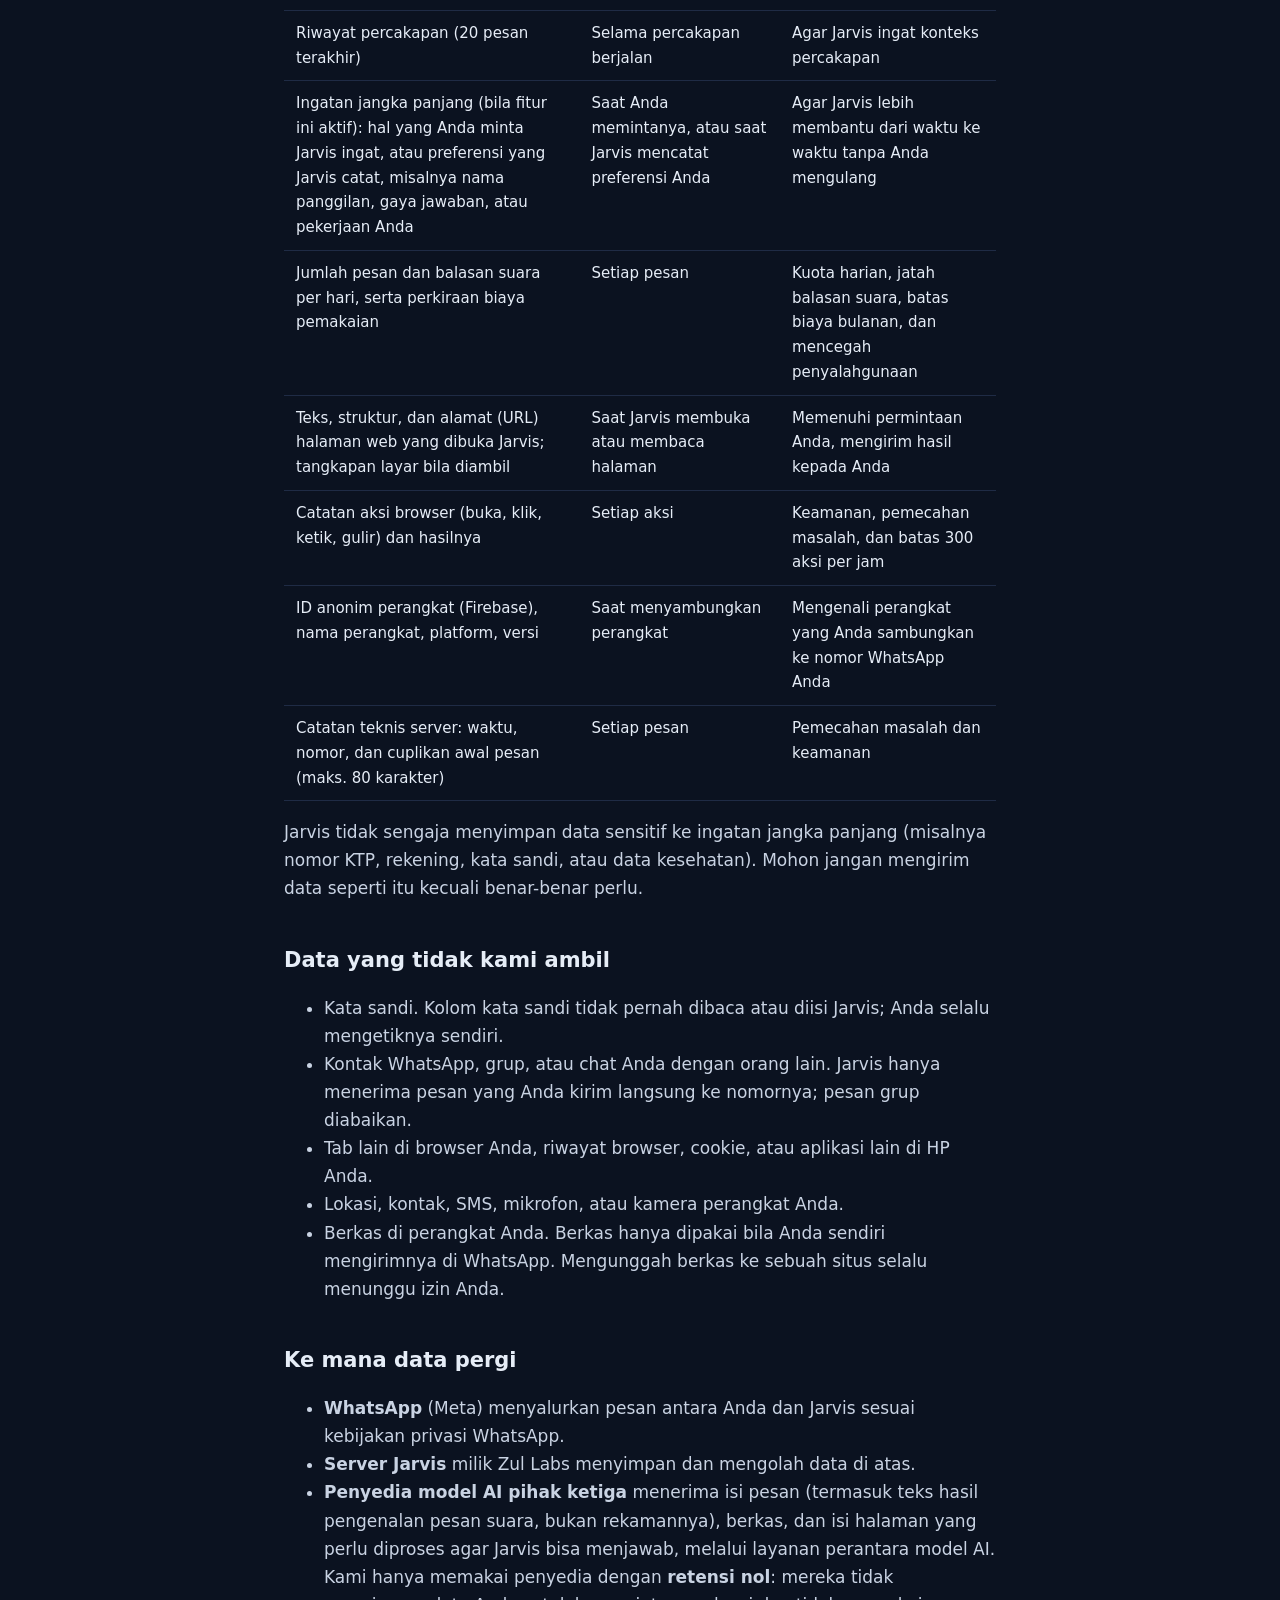
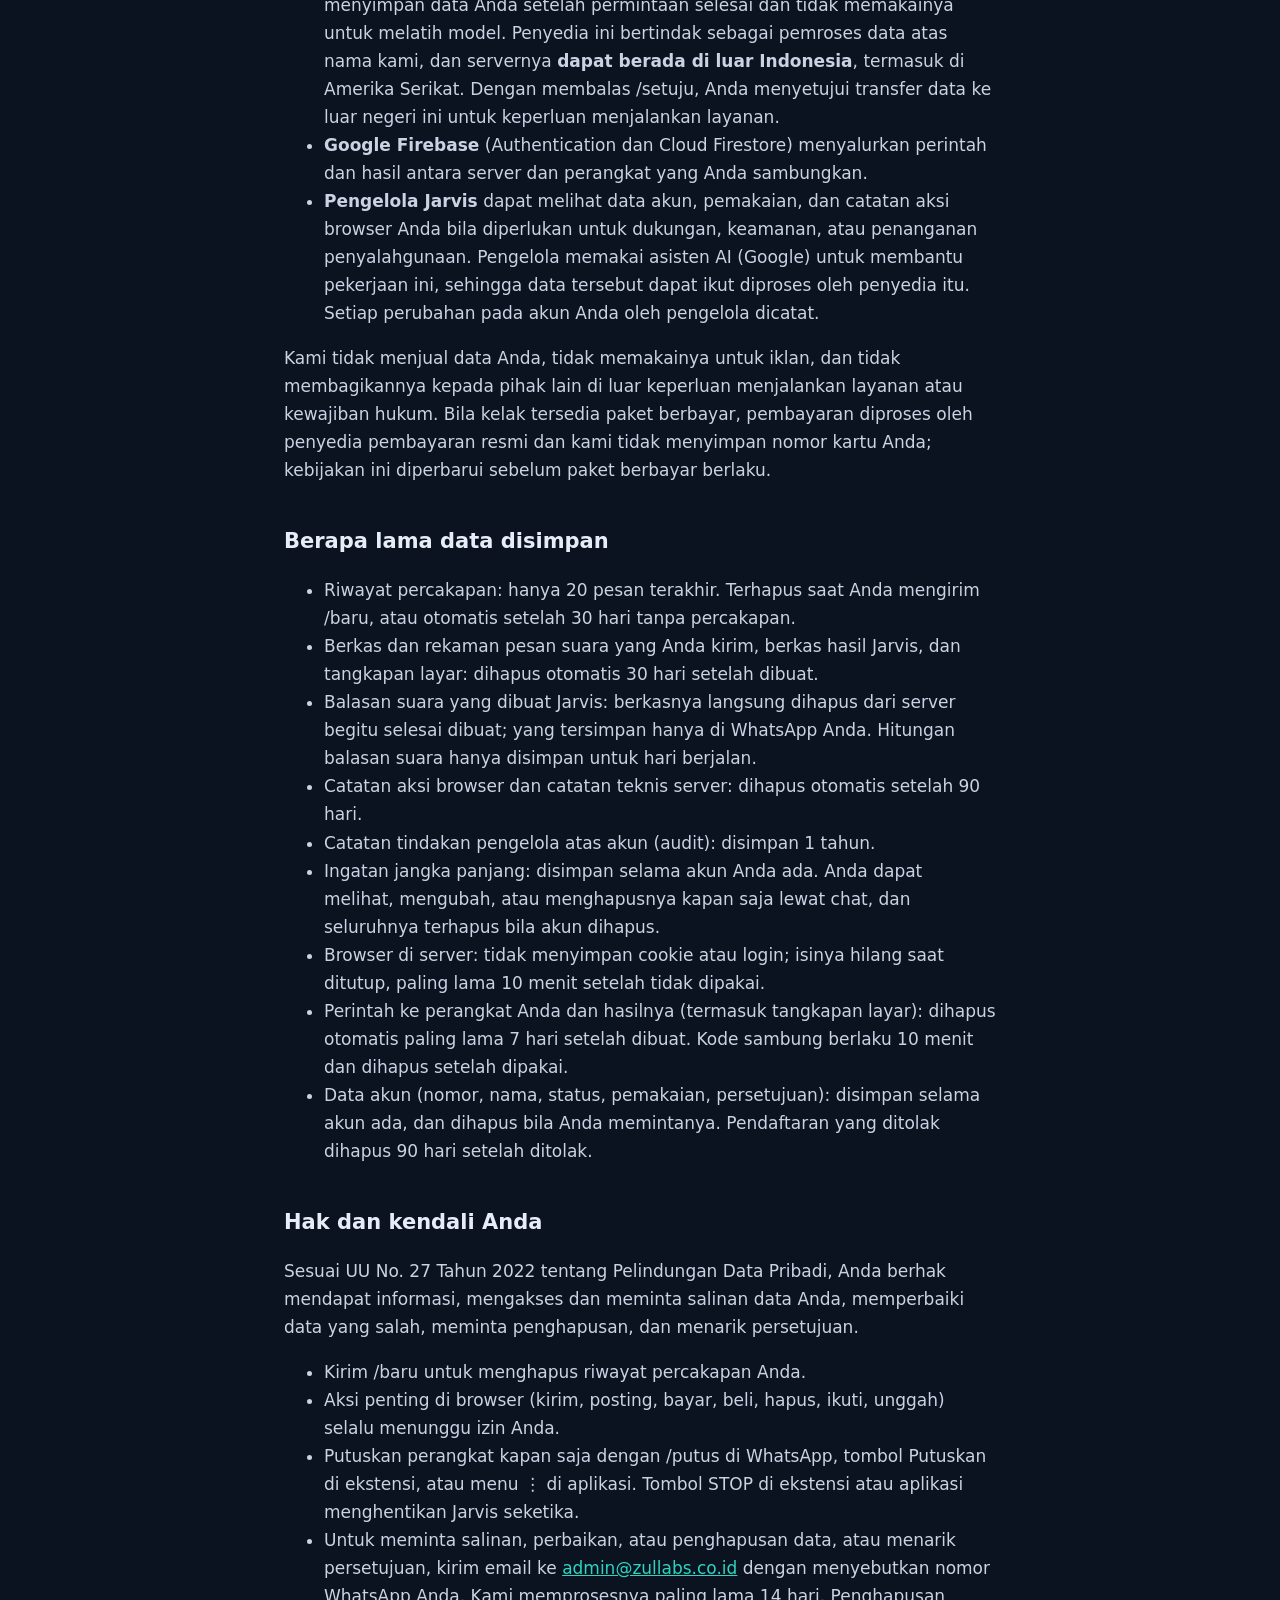
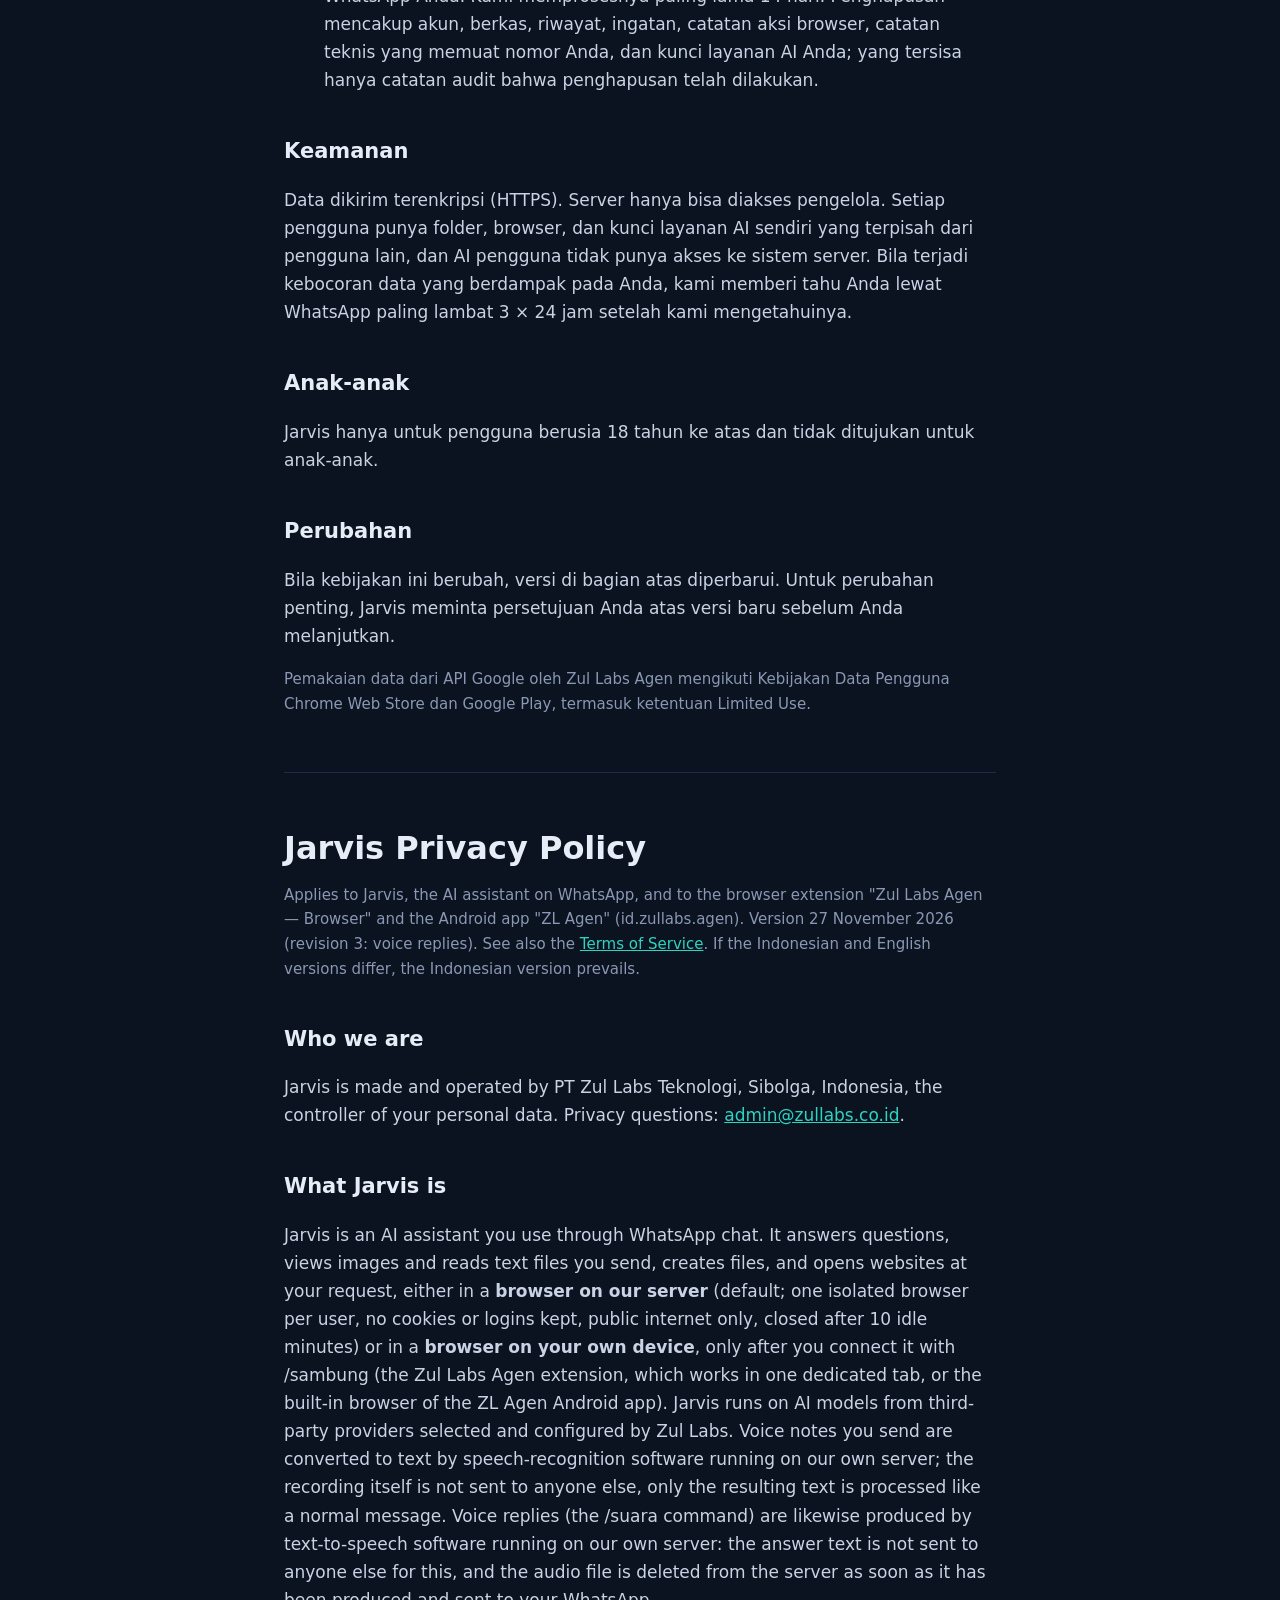
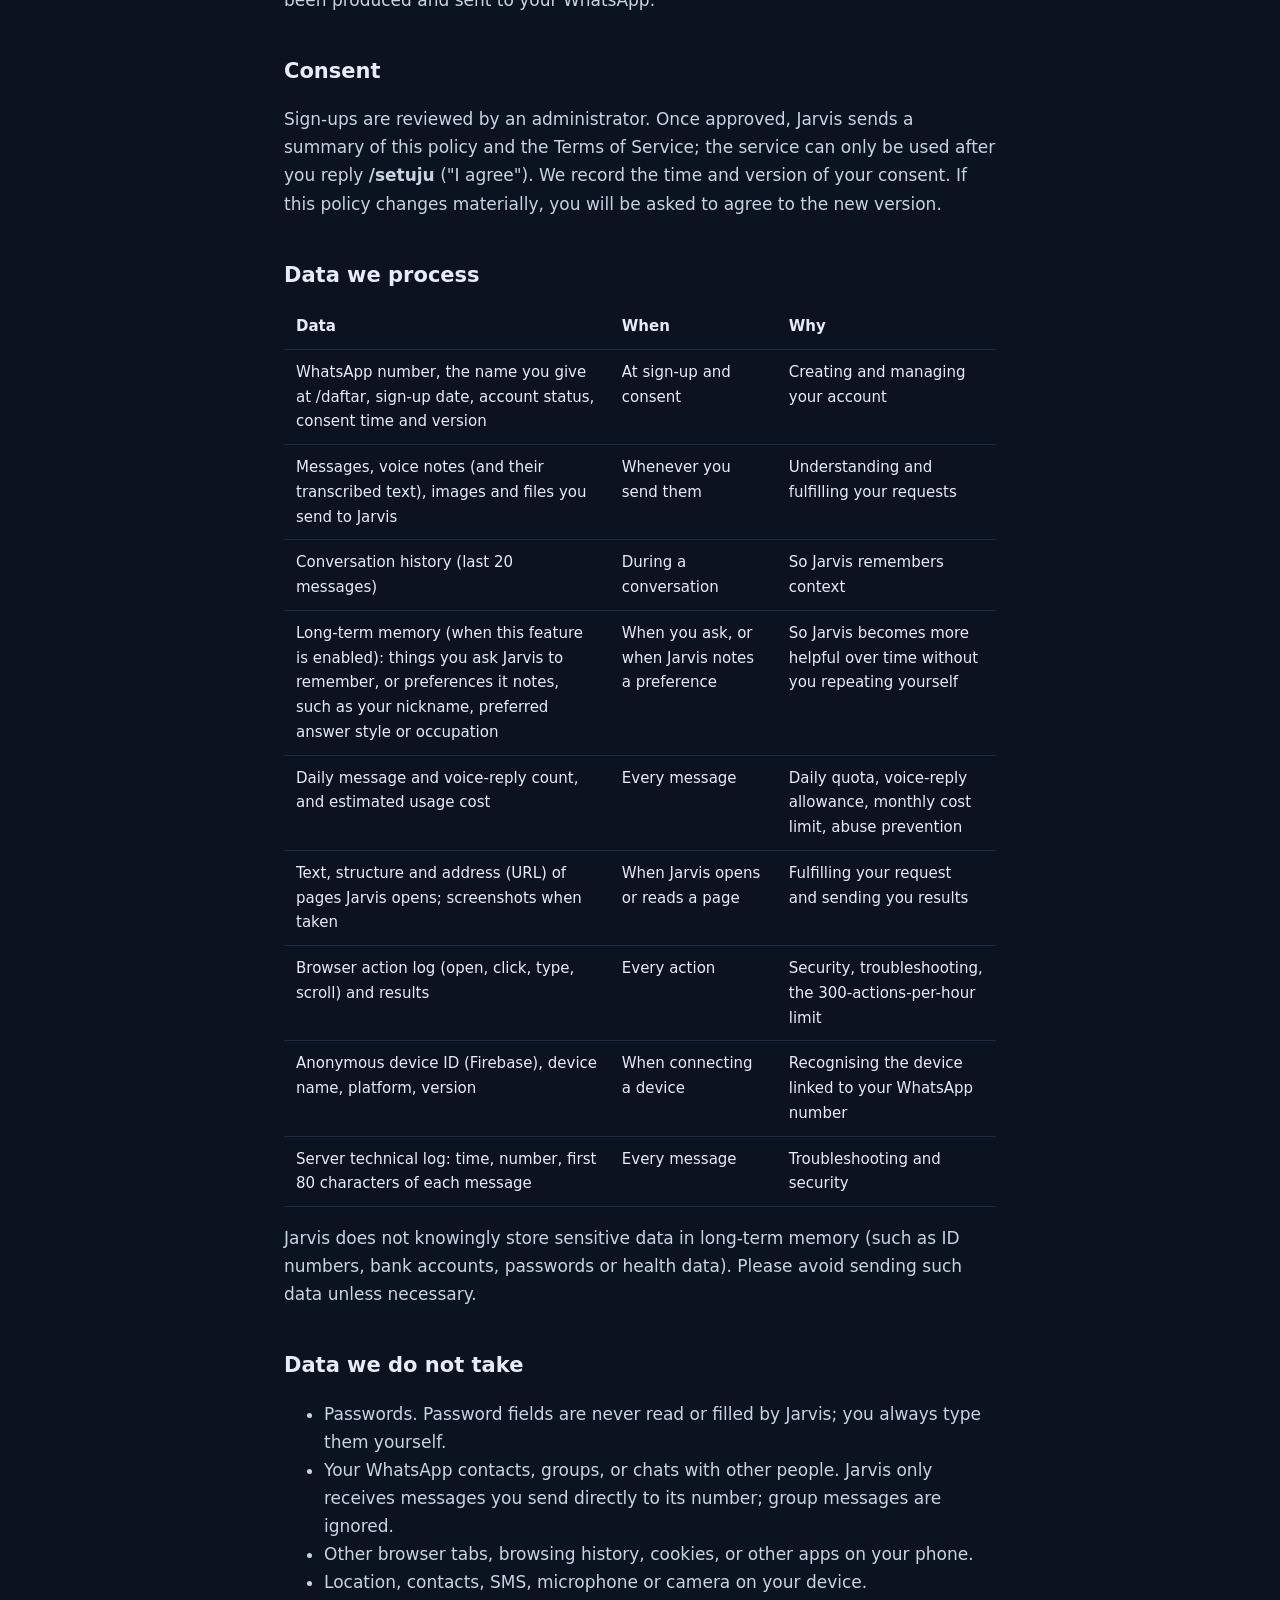
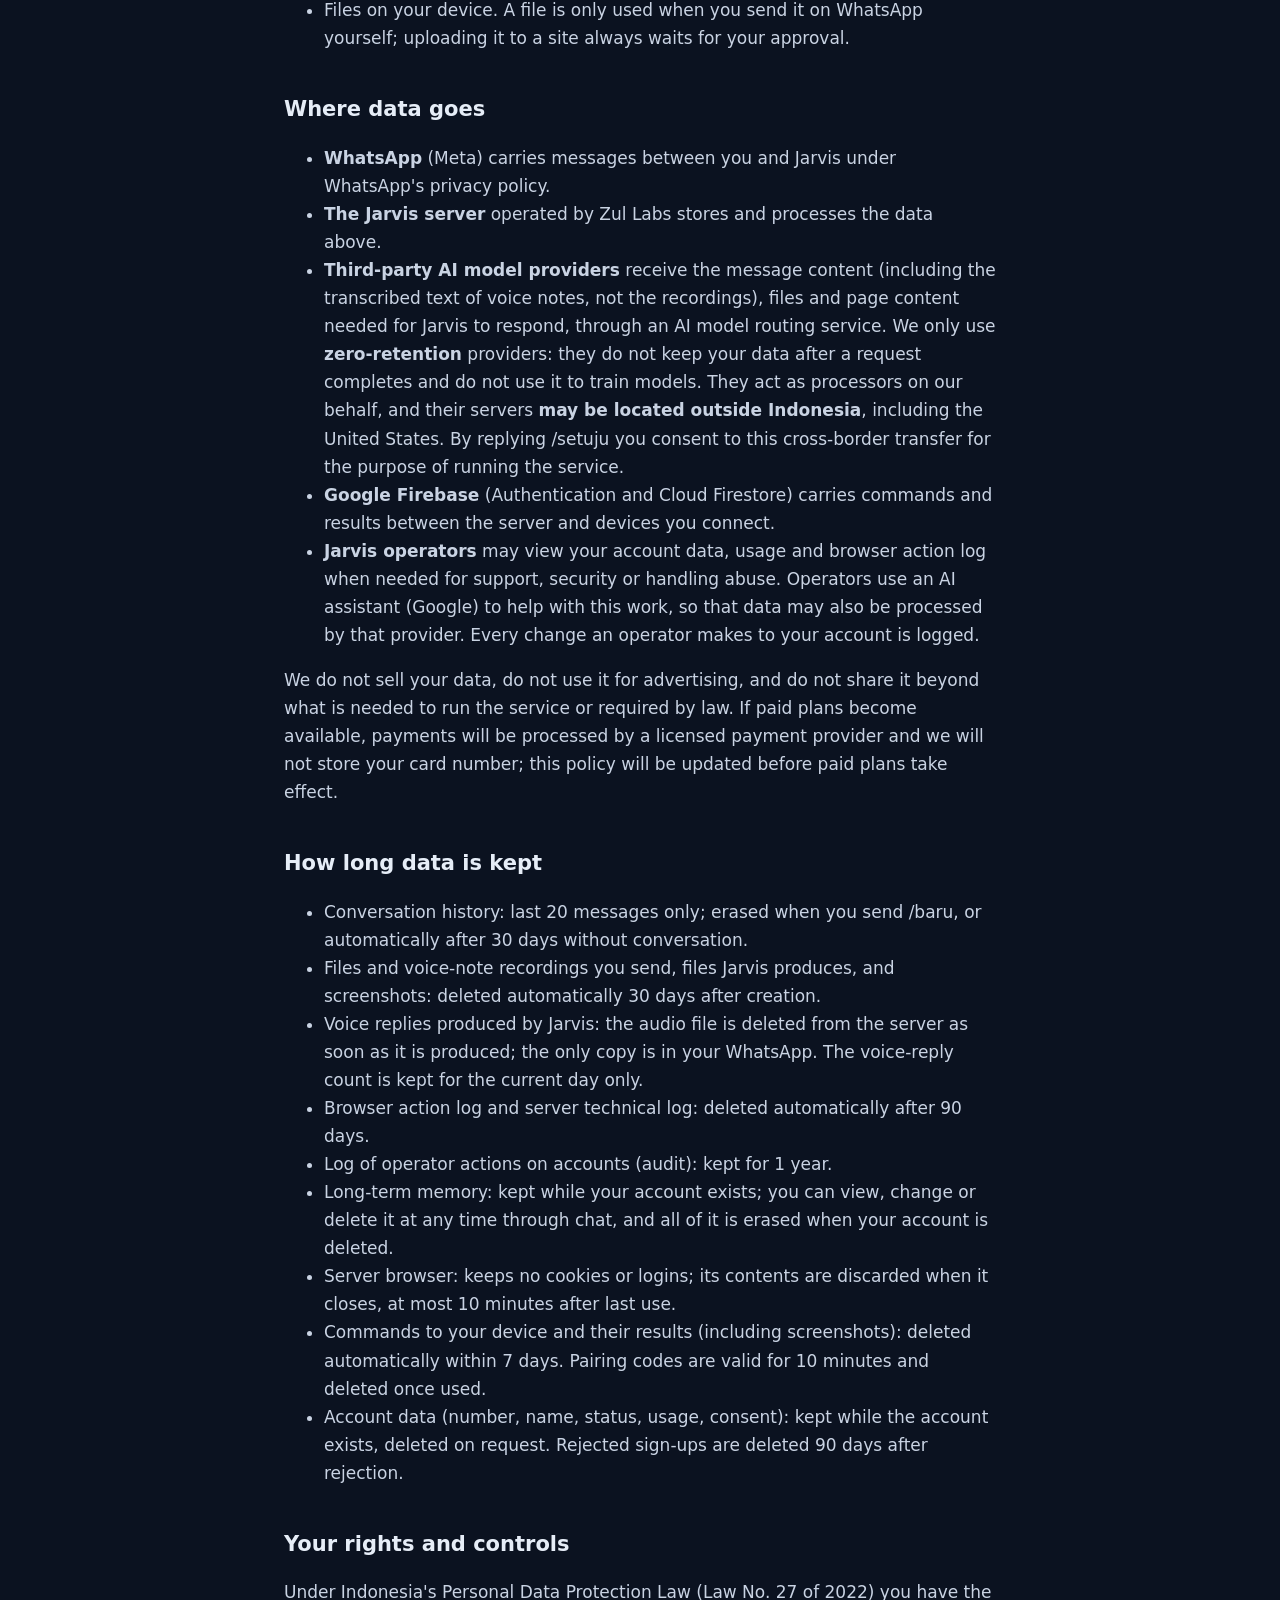
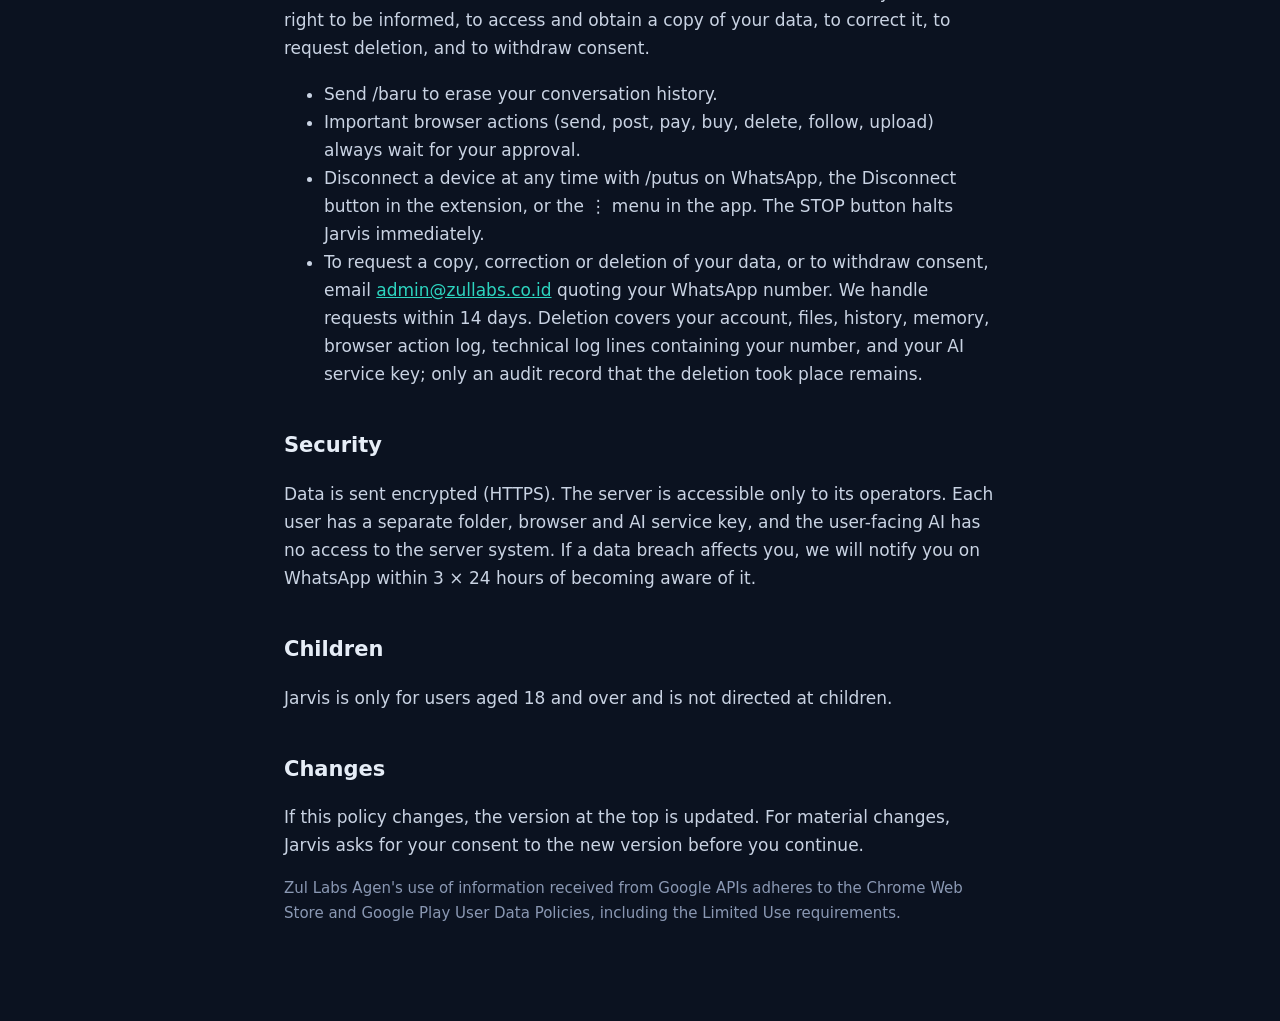
<file: agen/privasi.html>
<!doctype html>
<html lang="id">
<head>
<meta charset="utf-8">
<meta name="viewport" content="width=device-width, initial-scale=1">
<title>Kebijakan Privasi Jarvis — Zul Labs Teknologi</title>
<meta name="description" content="Kebijakan privasi Jarvis, asisten AI WhatsApp dari PT Zul Labs Teknologi, beserta ekstensi browser Zul Labs Agen dan aplikasi Android ZL Agen.">
<style>
  :root { --latar:#0b1220; --garis:#1f2b45; --teks:#e6edf7; --redup:#8a98b3; --teal:#2dd4bf; }
  * { box-sizing:border-box }
  body { margin:0; background:var(--latar); color:var(--teks); font:17px/1.65 "Segoe UI",system-ui,-apple-system,sans-serif }
  main { max-width:760px; margin:0 auto; padding:56px 24px 80px }
  h1 { font-size:32px; line-height:1.2; margin:0 0 8px }
  h2 { font-size:21px; margin:40px 0 10px }
  p, li { color:#c9d3e3 } .kecil { color:var(--redup); font-size:15px }
  a { color:var(--teal) }
  table { width:100%; border-collapse:collapse; margin:12px 0; font-size:15px }
  th, td { text-align:left; vertical-align:top; padding:10px 12px; border-bottom:1px solid var(--garis) }
  th { color:var(--teks); font-weight:600 }
  nav { margin:20px 0 8px; font-size:15px } nav a { margin-right:16px }
  hr { border:0; border-top:1px solid var(--garis); margin:56px 0 }
</style>
</head>
<body>
<main>
<h1>Kebijakan Privasi Jarvis</h1>
<p class="kecil">Berlaku untuk Jarvis, asisten AI di WhatsApp, serta ekstensi browser "Zul Labs Agen — Browser" dan aplikasi Android "ZL Agen" (id.zullabs.agen). Versi 27 November 2026 (revisi 3: balasan suara). Baca juga <a href="/agen/syarat">Syarat Layanan</a>.</p>
<nav><a href="#id">Bahasa Indonesia</a><a href="#en">English</a></nav>

<section id="id">
<h2>Siapa kami</h2>
<p>Jarvis dibuat dan dikelola oleh PT Zul Labs Teknologi, Sibolga, Indonesia, sebagai pengendali data pribadi Anda. Pertanyaan tentang privasi: <a href="mailto:admin@zullabs.co.id">admin@zullabs.co.id</a>.</p>

<h2>Apa itu Jarvis</h2>
<p>Jarvis adalah asisten AI yang Anda pakai lewat chat WhatsApp. Jarvis bisa menjawab pertanyaan, melihat gambar dan membaca berkas teks yang Anda kirim, membuat berkas, dan membuka situs web atas permintaan Anda. Situs dibuka di salah satu dari dua tempat:</p>
<ul>
<li><strong>Browser di server kami</strong> (bawaan). Setiap pengguna mendapat browser tersendiri yang terpisah dari pengguna lain, tanpa cookie atau login tersimpan, dan ditutup otomatis setelah 10 menit tidak dipakai. Browser ini hanya bisa membuka internet publik.</li>
<li><strong>Browser di perangkat Anda</strong>, hanya bila Anda menyambungkannya dengan /sambung: ekstensi Zul Labs Agen di komputer (bekerja di satu tab khusus), atau browser di dalam aplikasi ZL Agen di HP Android.</li>
</ul>
<p>Jarvis berjalan di atas model AI dari penyedia pihak ketiga yang dipilih dan diatur Zul Labs. Pesan suara (voice note) yang Anda kirim diubah menjadi teks oleh perangkat lunak pengenal suara yang berjalan di server kami sendiri; rekaman suaranya tidak dikirim ke pihak lain, hanya teks hasilnya yang diproses seperti pesan biasa. Balasan suara (perintah /suara) juga dibuat oleh perangkat lunak pengubah teks menjadi suara yang berjalan di server kami sendiri: teks jawaban tidak dikirim ke pihak lain untuk itu, dan berkas suaranya langsung dihapus dari server begitu selesai dibuat dan dikirim ke WhatsApp Anda.</p>

<h2>Persetujuan</h2>
<p>Pendaftaran ditinjau admin. Setelah disetujui, Jarvis mengirim ringkasan kebijakan ini dan Syarat Layanan; layanan baru bisa dipakai setelah Anda membalas <strong>/setuju</strong>. Waktu dan versi persetujuan Anda kami catat. Bila kebijakan ini berubah secara penting, Anda akan diminta menyetujui versi baru.</p>

<h2>Data yang kami proses</h2>
<table>
<tr><th>Data</th><th>Kapan</th><th>Untuk apa</th></tr>
<tr><td>Nomor WhatsApp, nama yang Anda tulis saat /daftar, tanggal daftar, status akun, waktu dan versi persetujuan</td><td>Saat mendaftar dan menyetujui</td><td>Membuat dan mengelola akun Anda</td></tr>
<tr><td>Isi pesan, pesan suara (beserta teks hasil pengenalannya), gambar, dan berkas yang Anda kirim ke Jarvis</td><td>Setiap kali Anda mengirimnya</td><td>Memahami dan memenuhi permintaan Anda</td></tr>
<tr><td>Riwayat percakapan (20 pesan terakhir)</td><td>Selama percakapan berjalan</td><td>Agar Jarvis ingat konteks percakapan</td></tr>
<tr><td>Ingatan jangka panjang (bila fitur ini aktif): hal yang Anda minta Jarvis ingat, atau preferensi yang Jarvis catat, misalnya nama panggilan, gaya jawaban, atau pekerjaan Anda</td><td>Saat Anda memintanya, atau saat Jarvis mencatat preferensi Anda</td><td>Agar Jarvis lebih membantu dari waktu ke waktu tanpa Anda mengulang</td></tr>
<tr><td>Jumlah pesan dan balasan suara per hari, serta perkiraan biaya pemakaian</td><td>Setiap pesan</td><td>Kuota harian, jatah balasan suara, batas biaya bulanan, dan mencegah penyalahgunaan</td></tr>
<tr><td>Teks, struktur, dan alamat (URL) halaman web yang dibuka Jarvis; tangkapan layar bila diambil</td><td>Saat Jarvis membuka atau membaca halaman</td><td>Memenuhi permintaan Anda, mengirim hasil kepada Anda</td></tr>
<tr><td>Catatan aksi browser (buka, klik, ketik, gulir) dan hasilnya</td><td>Setiap aksi</td><td>Keamanan, pemecahan masalah, dan batas 300 aksi per jam</td></tr>
<tr><td>ID anonim perangkat (Firebase), nama perangkat, platform, versi</td><td>Saat menyambungkan perangkat</td><td>Mengenali perangkat yang Anda sambungkan ke nomor WhatsApp Anda</td></tr>
<tr><td>Catatan teknis server: waktu, nomor, dan cuplikan awal pesan (maks. 80 karakter)</td><td>Setiap pesan</td><td>Pemecahan masalah dan keamanan</td></tr>
</table>
<p>Jarvis tidak sengaja menyimpan data sensitif ke ingatan jangka panjang (misalnya nomor KTP, rekening, kata sandi, atau data kesehatan). Mohon jangan mengirim data seperti itu kecuali benar-benar perlu.</p>

<h2>Data yang tidak kami ambil</h2>
<ul>
<li>Kata sandi. Kolom kata sandi tidak pernah dibaca atau diisi Jarvis; Anda selalu mengetiknya sendiri.</li>
<li>Kontak WhatsApp, grup, atau chat Anda dengan orang lain. Jarvis hanya menerima pesan yang Anda kirim langsung ke nomornya; pesan grup diabaikan.</li>
<li>Tab lain di browser Anda, riwayat browser, cookie, atau aplikasi lain di HP Anda.</li>
<li>Lokasi, kontak, SMS, mikrofon, atau kamera perangkat Anda.</li>
<li>Berkas di perangkat Anda. Berkas hanya dipakai bila Anda sendiri mengirimnya di WhatsApp. Mengunggah berkas ke sebuah situs selalu menunggu izin Anda.</li>
</ul>

<h2>Ke mana data pergi</h2>
<ul>
<li><strong>WhatsApp</strong> (Meta) menyalurkan pesan antara Anda dan Jarvis sesuai kebijakan privasi WhatsApp.</li>
<li><strong>Server Jarvis</strong> milik Zul Labs menyimpan dan mengolah data di atas.</li>
<li><strong>Penyedia model AI pihak ketiga</strong> menerima isi pesan (termasuk teks hasil pengenalan pesan suara, bukan rekamannya), berkas, dan isi halaman yang perlu diproses agar Jarvis bisa menjawab, melalui layanan perantara model AI. Kami hanya memakai penyedia dengan <strong>retensi nol</strong>: mereka tidak menyimpan data Anda setelah permintaan selesai dan tidak memakainya untuk melatih model. Penyedia ini bertindak sebagai pemroses data atas nama kami, dan servernya <strong>dapat berada di luar Indonesia</strong>, termasuk di Amerika Serikat. Dengan membalas /setuju, Anda menyetujui transfer data ke luar negeri ini untuk keperluan menjalankan layanan.</li>
<li><strong>Google Firebase</strong> (Authentication dan Cloud Firestore) menyalurkan perintah dan hasil antara server dan perangkat yang Anda sambungkan.</li>
<li><strong>Pengelola Jarvis</strong> dapat melihat data akun, pemakaian, dan catatan aksi browser Anda bila diperlukan untuk dukungan, keamanan, atau penanganan penyalahgunaan. Pengelola memakai asisten AI (Google) untuk membantu pekerjaan ini, sehingga data tersebut dapat ikut diproses oleh penyedia itu. Setiap perubahan pada akun Anda oleh pengelola dicatat.</li>
</ul>
<p>Kami tidak menjual data Anda, tidak memakainya untuk iklan, dan tidak membagikannya kepada pihak lain di luar keperluan menjalankan layanan atau kewajiban hukum. Bila kelak tersedia paket berbayar, pembayaran diproses oleh penyedia pembayaran resmi dan kami tidak menyimpan nomor kartu Anda; kebijakan ini diperbarui sebelum paket berbayar berlaku.</p>

<h2>Berapa lama data disimpan</h2>
<ul>
<li>Riwayat percakapan: hanya 20 pesan terakhir. Terhapus saat Anda mengirim /baru, atau otomatis setelah 30 hari tanpa percakapan.</li>
<li>Berkas dan rekaman pesan suara yang Anda kirim, berkas hasil Jarvis, dan tangkapan layar: dihapus otomatis 30 hari setelah dibuat.</li>
<li>Balasan suara yang dibuat Jarvis: berkasnya langsung dihapus dari server begitu selesai dibuat; yang tersimpan hanya di WhatsApp Anda. Hitungan balasan suara hanya disimpan untuk hari berjalan.</li>
<li>Catatan aksi browser dan catatan teknis server: dihapus otomatis setelah 90 hari.</li>
<li>Catatan tindakan pengelola atas akun (audit): disimpan 1 tahun.</li>
<li>Ingatan jangka panjang: disimpan selama akun Anda ada. Anda dapat melihat, mengubah, atau menghapusnya kapan saja lewat chat, dan seluruhnya terhapus bila akun dihapus.</li>
<li>Browser di server: tidak menyimpan cookie atau login; isinya hilang saat ditutup, paling lama 10 menit setelah tidak dipakai.</li>
<li>Perintah ke perangkat Anda dan hasilnya (termasuk tangkapan layar): dihapus otomatis paling lama 7 hari setelah dibuat. Kode sambung berlaku 10 menit dan dihapus setelah dipakai.</li>
<li>Data akun (nomor, nama, status, pemakaian, persetujuan): disimpan selama akun ada, dan dihapus bila Anda memintanya. Pendaftaran yang ditolak dihapus 90 hari setelah ditolak.</li>
</ul>

<h2>Hak dan kendali Anda</h2>
<p>Sesuai UU No. 27 Tahun 2022 tentang Pelindungan Data Pribadi, Anda berhak mendapat informasi, mengakses dan meminta salinan data Anda, memperbaiki data yang salah, meminta penghapusan, dan menarik persetujuan.</p>
<ul>
<li>Kirim /baru untuk menghapus riwayat percakapan Anda.</li>
<li>Aksi penting di browser (kirim, posting, bayar, beli, hapus, ikuti, unggah) selalu menunggu izin Anda.</li>
<li>Putuskan perangkat kapan saja dengan /putus di WhatsApp, tombol Putuskan di ekstensi, atau menu ⋮ di aplikasi. Tombol STOP di ekstensi atau aplikasi menghentikan Jarvis seketika.</li>
<li>Untuk meminta salinan, perbaikan, atau penghapusan data, atau menarik persetujuan, kirim email ke <a href="mailto:admin@zullabs.co.id">admin@zullabs.co.id</a> dengan menyebutkan nomor WhatsApp Anda. Kami memprosesnya paling lama 14 hari. Penghapusan mencakup akun, berkas, riwayat, ingatan, catatan aksi browser, catatan teknis yang memuat nomor Anda, dan kunci layanan AI Anda; yang tersisa hanya catatan audit bahwa penghapusan telah dilakukan.</li>
</ul>

<h2>Keamanan</h2>
<p>Data dikirim terenkripsi (HTTPS). Server hanya bisa diakses pengelola. Setiap pengguna punya folder, browser, dan kunci layanan AI sendiri yang terpisah dari pengguna lain, dan AI pengguna tidak punya akses ke sistem server. Bila terjadi kebocoran data yang berdampak pada Anda, kami memberi tahu Anda lewat WhatsApp paling lambat 3 × 24 jam setelah kami mengetahuinya.</p>

<h2>Anak-anak</h2>
<p>Jarvis hanya untuk pengguna berusia 18 tahun ke atas dan tidak ditujukan untuk anak-anak.</p>

<h2>Perubahan</h2>
<p>Bila kebijakan ini berubah, versi di bagian atas diperbarui. Untuk perubahan penting, Jarvis meminta persetujuan Anda atas versi baru sebelum Anda melanjutkan.</p>
<p class="kecil">Pemakaian data dari API Google oleh Zul Labs Agen mengikuti Kebijakan Data Pengguna Chrome Web Store dan Google Play, termasuk ketentuan Limited Use.</p>
</section>

<hr>

<section id="en" lang="en">
<h1>Jarvis Privacy Policy</h1>
<p class="kecil">Applies to Jarvis, the AI assistant on WhatsApp, and to the browser extension "Zul Labs Agen — Browser" and the Android app "ZL Agen" (id.zullabs.agen). Version 27 November 2026 (revision 3: voice replies). See also the <a href="/agen/syarat#en">Terms of Service</a>. If the Indonesian and English versions differ, the Indonesian version prevails.</p>

<h2>Who we are</h2>
<p>Jarvis is made and operated by PT Zul Labs Teknologi, Sibolga, Indonesia, the controller of your personal data. Privacy questions: <a href="mailto:admin@zullabs.co.id">admin@zullabs.co.id</a>.</p>

<h2>What Jarvis is</h2>
<p>Jarvis is an AI assistant you use through WhatsApp chat. It answers questions, views images and reads text files you send, creates files, and opens websites at your request, either in a <strong>browser on our server</strong> (default; one isolated browser per user, no cookies or logins kept, public internet only, closed after 10 idle minutes) or in a <strong>browser on your own device</strong>, only after you connect it with /sambung (the Zul Labs Agen extension, which works in one dedicated tab, or the built-in browser of the ZL Agen Android app). Jarvis runs on AI models from third-party providers selected and configured by Zul Labs. Voice notes you send are converted to text by speech-recognition software running on our own server; the recording itself is not sent to anyone else, only the resulting text is processed like a normal message. Voice replies (the /suara command) are likewise produced by text-to-speech software running on our own server: the answer text is not sent to anyone else for this, and the audio file is deleted from the server as soon as it has been produced and sent to your WhatsApp.</p>

<h2>Consent</h2>
<p>Sign-ups are reviewed by an administrator. Once approved, Jarvis sends a summary of this policy and the Terms of Service; the service can only be used after you reply <strong>/setuju</strong> ("I agree"). We record the time and version of your consent. If this policy changes materially, you will be asked to agree to the new version.</p>

<h2>Data we process</h2>
<table>
<tr><th>Data</th><th>When</th><th>Why</th></tr>
<tr><td>WhatsApp number, the name you give at /daftar, sign-up date, account status, consent time and version</td><td>At sign-up and consent</td><td>Creating and managing your account</td></tr>
<tr><td>Messages, voice notes (and their transcribed text), images and files you send to Jarvis</td><td>Whenever you send them</td><td>Understanding and fulfilling your requests</td></tr>
<tr><td>Conversation history (last 20 messages)</td><td>During a conversation</td><td>So Jarvis remembers context</td></tr>
<tr><td>Long-term memory (when this feature is enabled): things you ask Jarvis to remember, or preferences it notes, such as your nickname, preferred answer style or occupation</td><td>When you ask, or when Jarvis notes a preference</td><td>So Jarvis becomes more helpful over time without you repeating yourself</td></tr>
<tr><td>Daily message and voice-reply count, and estimated usage cost</td><td>Every message</td><td>Daily quota, voice-reply allowance, monthly cost limit, abuse prevention</td></tr>
<tr><td>Text, structure and address (URL) of pages Jarvis opens; screenshots when taken</td><td>When Jarvis opens or reads a page</td><td>Fulfilling your request and sending you results</td></tr>
<tr><td>Browser action log (open, click, type, scroll) and results</td><td>Every action</td><td>Security, troubleshooting, the 300-actions-per-hour limit</td></tr>
<tr><td>Anonymous device ID (Firebase), device name, platform, version</td><td>When connecting a device</td><td>Recognising the device linked to your WhatsApp number</td></tr>
<tr><td>Server technical log: time, number, first 80 characters of each message</td><td>Every message</td><td>Troubleshooting and security</td></tr>
</table>
<p>Jarvis does not knowingly store sensitive data in long-term memory (such as ID numbers, bank accounts, passwords or health data). Please avoid sending such data unless necessary.</p>

<h2>Data we do not take</h2>
<ul>
<li>Passwords. Password fields are never read or filled by Jarvis; you always type them yourself.</li>
<li>Your WhatsApp contacts, groups, or chats with other people. Jarvis only receives messages you send directly to its number; group messages are ignored.</li>
<li>Other browser tabs, browsing history, cookies, or other apps on your phone.</li>
<li>Location, contacts, SMS, microphone or camera on your device.</li>
<li>Files on your device. A file is only used when you send it on WhatsApp yourself; uploading it to a site always waits for your approval.</li>
</ul>

<h2>Where data goes</h2>
<ul>
<li><strong>WhatsApp</strong> (Meta) carries messages between you and Jarvis under WhatsApp's privacy policy.</li>
<li><strong>The Jarvis server</strong> operated by Zul Labs stores and processes the data above.</li>
<li><strong>Third-party AI model providers</strong> receive the message content (including the transcribed text of voice notes, not the recordings), files and page content needed for Jarvis to respond, through an AI model routing service. We only use <strong>zero-retention</strong> providers: they do not keep your data after a request completes and do not use it to train models. They act as processors on our behalf, and their servers <strong>may be located outside Indonesia</strong>, including the United States. By replying /setuju you consent to this cross-border transfer for the purpose of running the service.</li>
<li><strong>Google Firebase</strong> (Authentication and Cloud Firestore) carries commands and results between the server and devices you connect.</li>
<li><strong>Jarvis operators</strong> may view your account data, usage and browser action log when needed for support, security or handling abuse. Operators use an AI assistant (Google) to help with this work, so that data may also be processed by that provider. Every change an operator makes to your account is logged.</li>
</ul>
<p>We do not sell your data, do not use it for advertising, and do not share it beyond what is needed to run the service or required by law. If paid plans become available, payments will be processed by a licensed payment provider and we will not store your card number; this policy will be updated before paid plans take effect.</p>

<h2>How long data is kept</h2>
<ul>
<li>Conversation history: last 20 messages only; erased when you send /baru, or automatically after 30 days without conversation.</li>
<li>Files and voice-note recordings you send, files Jarvis produces, and screenshots: deleted automatically 30 days after creation.</li>
<li>Voice replies produced by Jarvis: the audio file is deleted from the server as soon as it is produced; the only copy is in your WhatsApp. The voice-reply count is kept for the current day only.</li>
<li>Browser action log and server technical log: deleted automatically after 90 days.</li>
<li>Log of operator actions on accounts (audit): kept for 1 year.</li>
<li>Long-term memory: kept while your account exists; you can view, change or delete it at any time through chat, and all of it is erased when your account is deleted.</li>
<li>Server browser: keeps no cookies or logins; its contents are discarded when it closes, at most 10 minutes after last use.</li>
<li>Commands to your device and their results (including screenshots): deleted automatically within 7 days. Pairing codes are valid for 10 minutes and deleted once used.</li>
<li>Account data (number, name, status, usage, consent): kept while the account exists, deleted on request. Rejected sign-ups are deleted 90 days after rejection.</li>
</ul>

<h2>Your rights and controls</h2>
<p>Under Indonesia's Personal Data Protection Law (Law No. 27 of 2022) you have the right to be informed, to access and obtain a copy of your data, to correct it, to request deletion, and to withdraw consent.</p>
<ul>
<li>Send /baru to erase your conversation history.</li>
<li>Important browser actions (send, post, pay, buy, delete, follow, upload) always wait for your approval.</li>
<li>Disconnect a device at any time with /putus on WhatsApp, the Disconnect button in the extension, or the ⋮ menu in the app. The STOP button halts Jarvis immediately.</li>
<li>To request a copy, correction or deletion of your data, or to withdraw consent, email <a href="mailto:admin@zullabs.co.id">admin@zullabs.co.id</a> quoting your WhatsApp number. We handle requests within 14 days. Deletion covers your account, files, history, memory, browser action log, technical log lines containing your number, and your AI service key; only an audit record that the deletion took place remains.</li>
</ul>

<h2>Security</h2>
<p>Data is sent encrypted (HTTPS). The server is accessible only to its operators. Each user has a separate folder, browser and AI service key, and the user-facing AI has no access to the server system. If a data breach affects you, we will notify you on WhatsApp within 3 × 24 hours of becoming aware of it.</p>

<h2>Children</h2>
<p>Jarvis is only for users aged 18 and over and is not directed at children.</p>

<h2>Changes</h2>
<p>If this policy changes, the version at the top is updated. For material changes, Jarvis asks for your consent to the new version before you continue.</p>
<p class="kecil">Zul Labs Agen's use of information received from Google APIs adheres to the Chrome Web Store and Google Play User Data Policies, including the Limited Use requirements.</p>
</section>
</main>
</body>
</html>
</file>
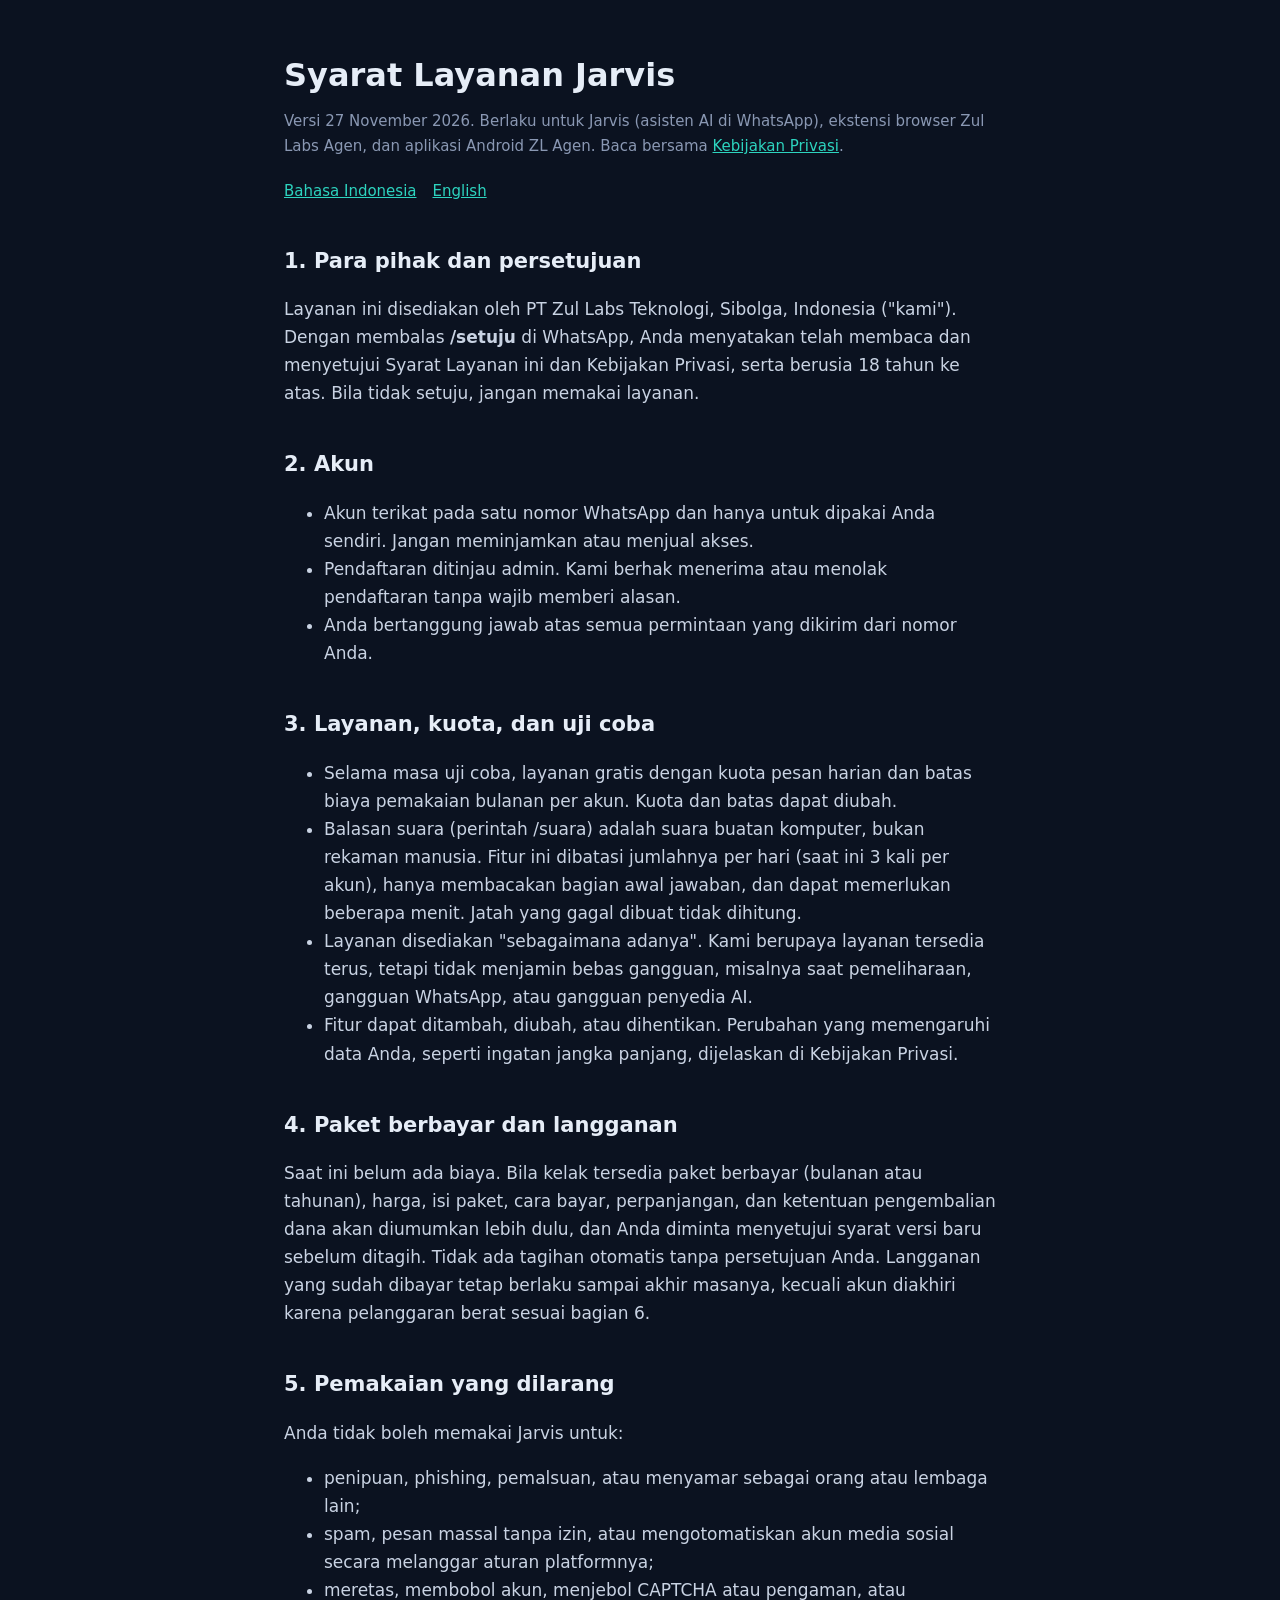
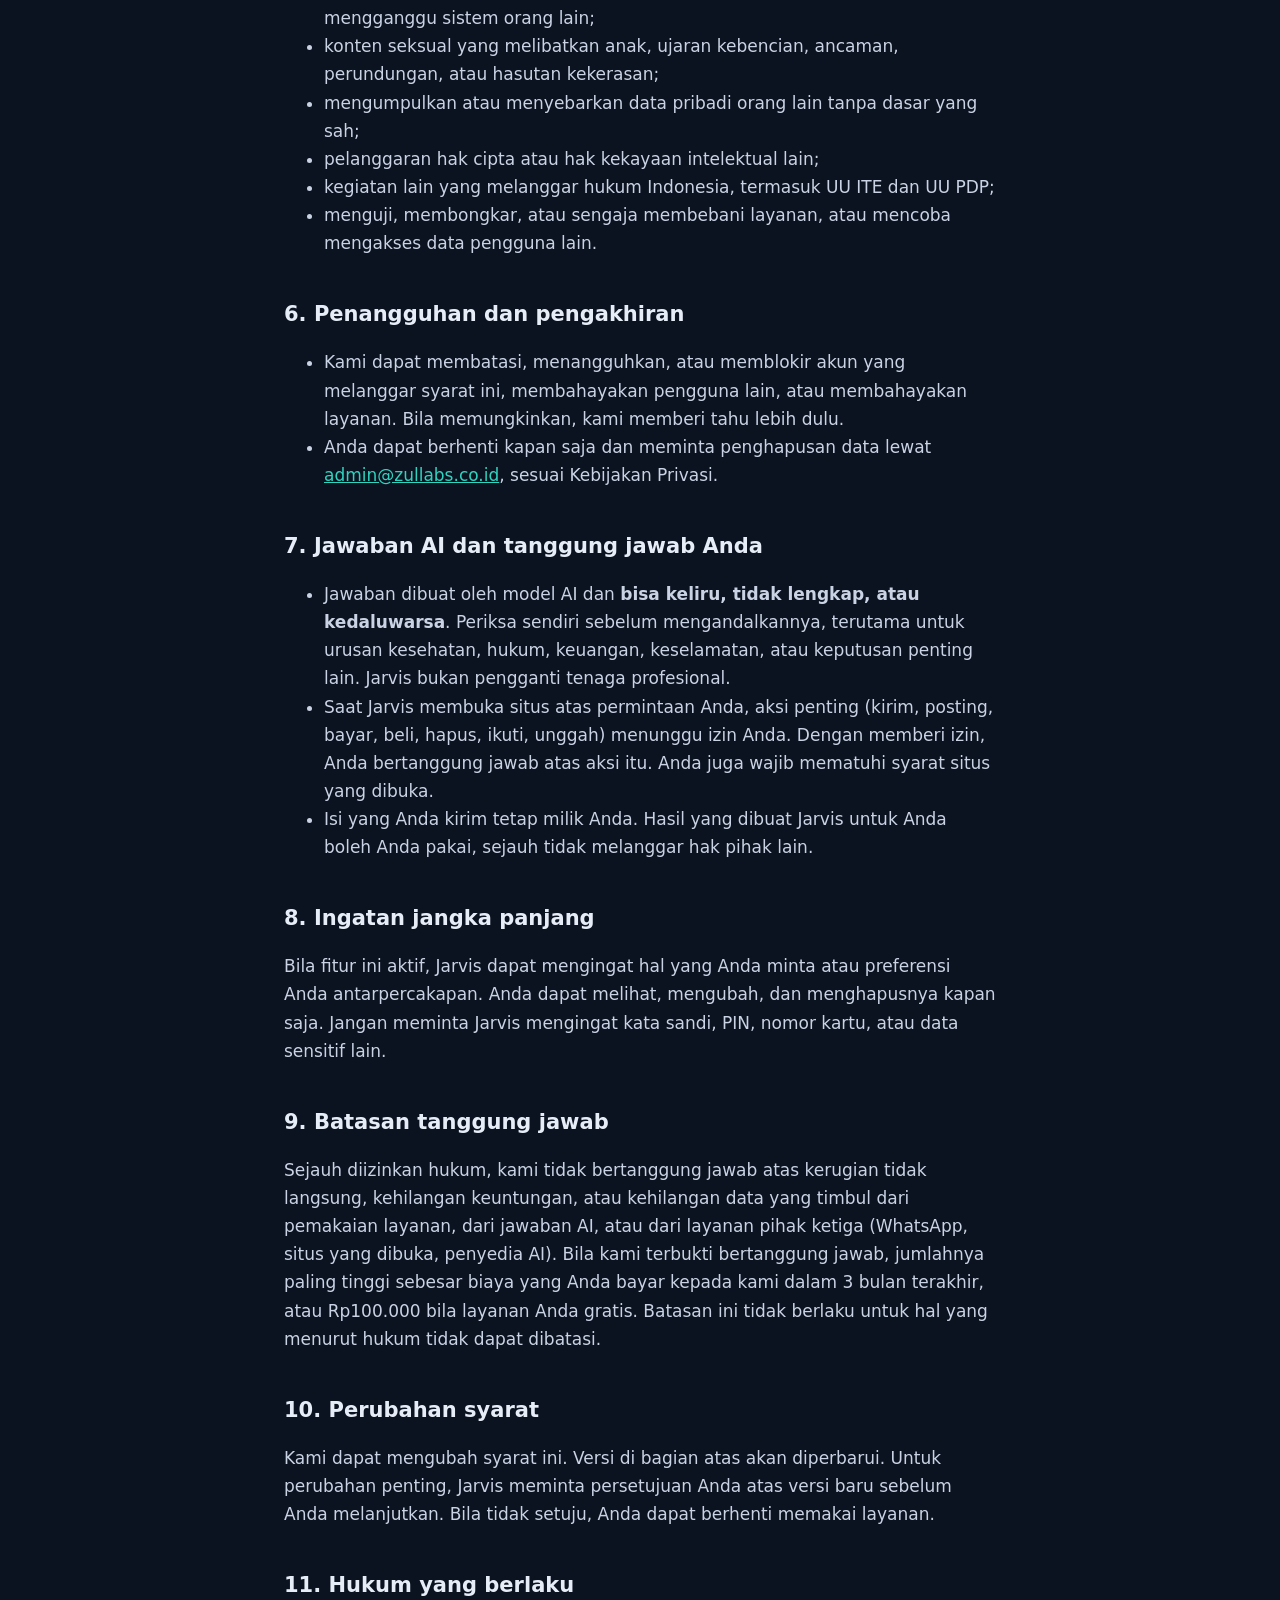
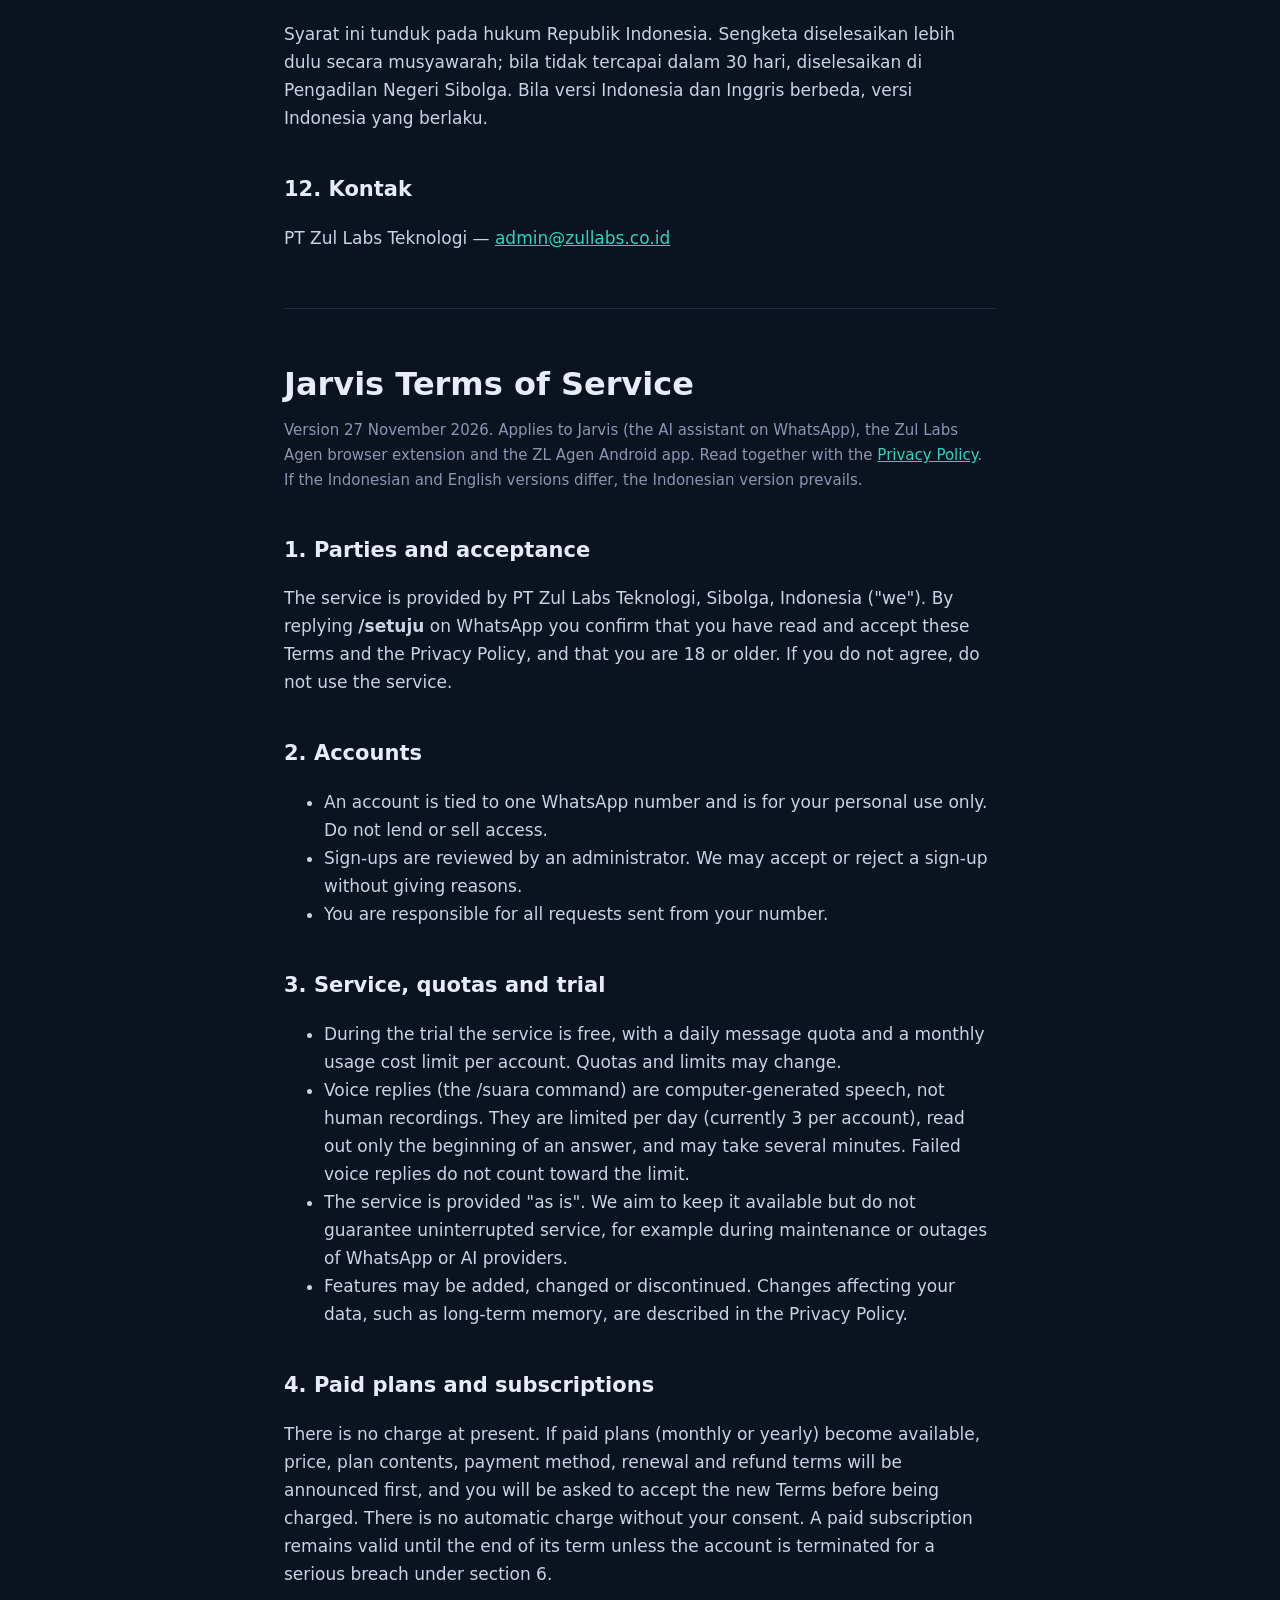
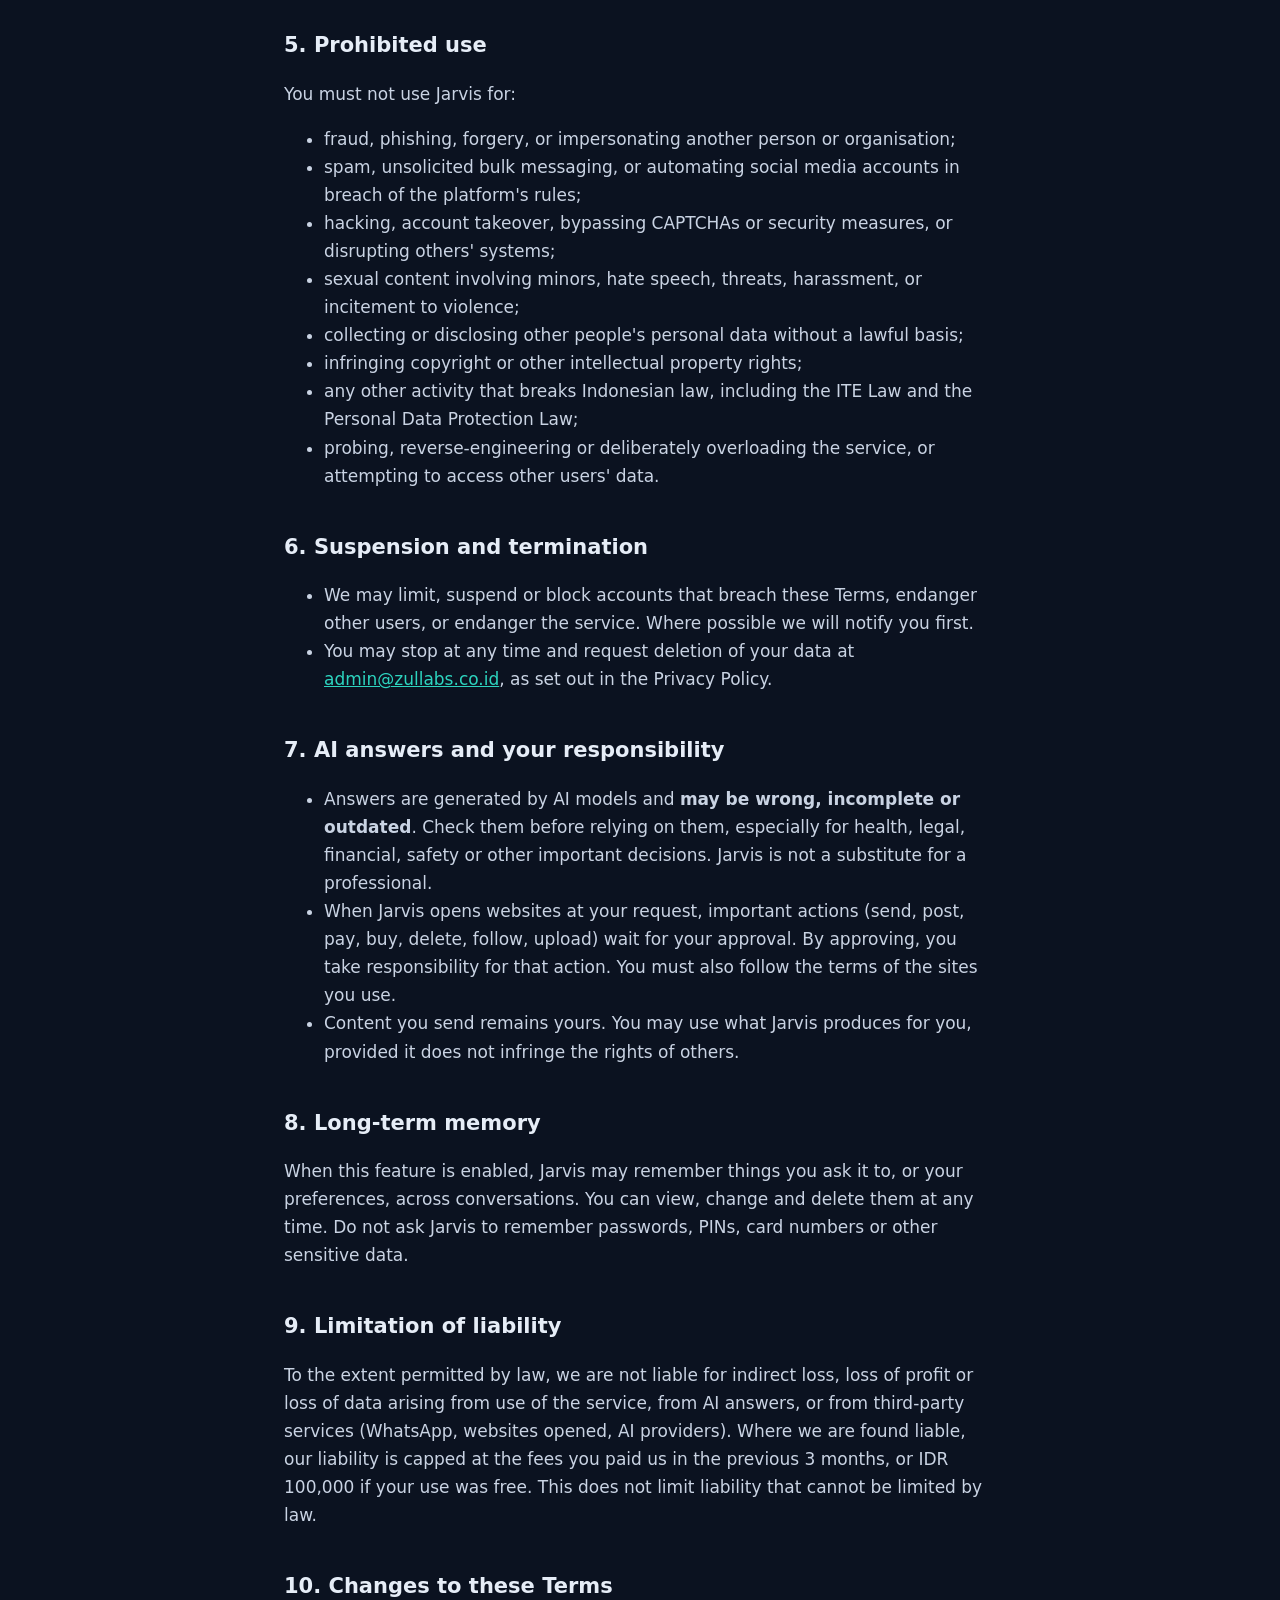
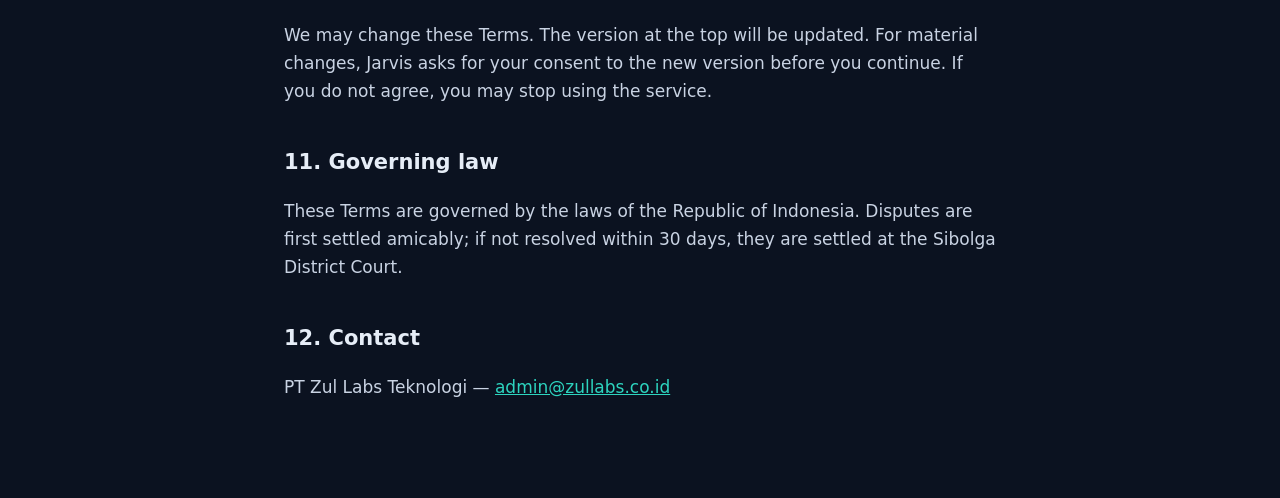
<file: agen/syarat.html>
<!doctype html>
<html lang="id">
<head>
<meta charset="utf-8">
<meta name="viewport" content="width=device-width, initial-scale=1">
<title>Syarat Layanan Jarvis — Zul Labs Teknologi</title>
<meta name="description" content="Syarat Layanan Jarvis, asisten AI WhatsApp dari PT Zul Labs Teknologi.">
<style>
  :root { --latar:#0b1220; --garis:#1f2b45; --teks:#e6edf7; --redup:#8a98b3; --teal:#2dd4bf; }
  * { box-sizing:border-box }
  body { margin:0; background:var(--latar); color:var(--teks); font:17px/1.65 "Segoe UI",system-ui,-apple-system,sans-serif }
  main { max-width:760px; margin:0 auto; padding:56px 24px 80px }
  h1 { font-size:32px; line-height:1.2; margin:0 0 8px }
  h2 { font-size:21px; margin:40px 0 10px }
  p, li { color:#c9d3e3 } .kecil { color:var(--redup); font-size:15px }
  a { color:var(--teal) }
  nav { margin:20px 0 8px; font-size:15px } nav a { margin-right:16px }
  hr { border:0; border-top:1px solid var(--garis); margin:56px 0 }
</style>
</head>
<body>
<main>
<h1>Syarat Layanan Jarvis</h1>
<p class="kecil">Versi 27 November 2026. Berlaku untuk Jarvis (asisten AI di WhatsApp), ekstensi browser Zul Labs Agen, dan aplikasi Android ZL Agen. Baca bersama <a href="/agen/privasi">Kebijakan Privasi</a>.</p>
<nav><a href="#id">Bahasa Indonesia</a><a href="#en">English</a></nav>

<section id="id">
<h2>1. Para pihak dan persetujuan</h2>
<p>Layanan ini disediakan oleh PT Zul Labs Teknologi, Sibolga, Indonesia ("kami"). Dengan membalas <strong>/setuju</strong> di WhatsApp, Anda menyatakan telah membaca dan menyetujui Syarat Layanan ini dan Kebijakan Privasi, serta berusia 18 tahun ke atas. Bila tidak setuju, jangan memakai layanan.</p>

<h2>2. Akun</h2>
<ul>
<li>Akun terikat pada satu nomor WhatsApp dan hanya untuk dipakai Anda sendiri. Jangan meminjamkan atau menjual akses.</li>
<li>Pendaftaran ditinjau admin. Kami berhak menerima atau menolak pendaftaran tanpa wajib memberi alasan.</li>
<li>Anda bertanggung jawab atas semua permintaan yang dikirim dari nomor Anda.</li>
</ul>

<h2>3. Layanan, kuota, dan uji coba</h2>
<ul>
<li>Selama masa uji coba, layanan gratis dengan kuota pesan harian dan batas biaya pemakaian bulanan per akun. Kuota dan batas dapat diubah.</li>
<li>Balasan suara (perintah /suara) adalah suara buatan komputer, bukan rekaman manusia. Fitur ini dibatasi jumlahnya per hari (saat ini 3 kali per akun), hanya membacakan bagian awal jawaban, dan dapat memerlukan beberapa menit. Jatah yang gagal dibuat tidak dihitung.</li>
<li>Layanan disediakan "sebagaimana adanya". Kami berupaya layanan tersedia terus, tetapi tidak menjamin bebas gangguan, misalnya saat pemeliharaan, gangguan WhatsApp, atau gangguan penyedia AI.</li>
<li>Fitur dapat ditambah, diubah, atau dihentikan. Perubahan yang memengaruhi data Anda, seperti ingatan jangka panjang, dijelaskan di Kebijakan Privasi.</li>
</ul>

<h2>4. Paket berbayar dan langganan</h2>
<p>Saat ini belum ada biaya. Bila kelak tersedia paket berbayar (bulanan atau tahunan), harga, isi paket, cara bayar, perpanjangan, dan ketentuan pengembalian dana akan diumumkan lebih dulu, dan Anda diminta menyetujui syarat versi baru sebelum ditagih. Tidak ada tagihan otomatis tanpa persetujuan Anda. Langganan yang sudah dibayar tetap berlaku sampai akhir masanya, kecuali akun diakhiri karena pelanggaran berat sesuai bagian 6.</p>

<h2>5. Pemakaian yang dilarang</h2>
<p>Anda tidak boleh memakai Jarvis untuk:</p>
<ul>
<li>penipuan, phishing, pemalsuan, atau menyamar sebagai orang atau lembaga lain;</li>
<li>spam, pesan massal tanpa izin, atau mengotomatiskan akun media sosial secara melanggar aturan platformnya;</li>
<li>meretas, membobol akun, menjebol CAPTCHA atau pengaman, atau mengganggu sistem orang lain;</li>
<li>konten seksual yang melibatkan anak, ujaran kebencian, ancaman, perundungan, atau hasutan kekerasan;</li>
<li>mengumpulkan atau menyebarkan data pribadi orang lain tanpa dasar yang sah;</li>
<li>pelanggaran hak cipta atau hak kekayaan intelektual lain;</li>
<li>kegiatan lain yang melanggar hukum Indonesia, termasuk UU ITE dan UU PDP;</li>
<li>menguji, membongkar, atau sengaja membebani layanan, atau mencoba mengakses data pengguna lain.</li>
</ul>

<h2>6. Penangguhan dan pengakhiran</h2>
<ul>
<li>Kami dapat membatasi, menangguhkan, atau memblokir akun yang melanggar syarat ini, membahayakan pengguna lain, atau membahayakan layanan. Bila memungkinkan, kami memberi tahu lebih dulu.</li>
<li>Anda dapat berhenti kapan saja dan meminta penghapusan data lewat <a href="mailto:admin@zullabs.co.id">admin@zullabs.co.id</a>, sesuai Kebijakan Privasi.</li>
</ul>

<h2>7. Jawaban AI dan tanggung jawab Anda</h2>
<ul>
<li>Jawaban dibuat oleh model AI dan <strong>bisa keliru, tidak lengkap, atau kedaluwarsa</strong>. Periksa sendiri sebelum mengandalkannya, terutama untuk urusan kesehatan, hukum, keuangan, keselamatan, atau keputusan penting lain. Jarvis bukan pengganti tenaga profesional.</li>
<li>Saat Jarvis membuka situs atas permintaan Anda, aksi penting (kirim, posting, bayar, beli, hapus, ikuti, unggah) menunggu izin Anda. Dengan memberi izin, Anda bertanggung jawab atas aksi itu. Anda juga wajib mematuhi syarat situs yang dibuka.</li>
<li>Isi yang Anda kirim tetap milik Anda. Hasil yang dibuat Jarvis untuk Anda boleh Anda pakai, sejauh tidak melanggar hak pihak lain.</li>
</ul>

<h2>8. Ingatan jangka panjang</h2>
<p>Bila fitur ini aktif, Jarvis dapat mengingat hal yang Anda minta atau preferensi Anda antarpercakapan. Anda dapat melihat, mengubah, dan menghapusnya kapan saja. Jangan meminta Jarvis mengingat kata sandi, PIN, nomor kartu, atau data sensitif lain.</p>

<h2>9. Batasan tanggung jawab</h2>
<p>Sejauh diizinkan hukum, kami tidak bertanggung jawab atas kerugian tidak langsung, kehilangan keuntungan, atau kehilangan data yang timbul dari pemakaian layanan, dari jawaban AI, atau dari layanan pihak ketiga (WhatsApp, situs yang dibuka, penyedia AI). Bila kami terbukti bertanggung jawab, jumlahnya paling tinggi sebesar biaya yang Anda bayar kepada kami dalam 3 bulan terakhir, atau Rp100.000 bila layanan Anda gratis. Batasan ini tidak berlaku untuk hal yang menurut hukum tidak dapat dibatasi.</p>

<h2>10. Perubahan syarat</h2>
<p>Kami dapat mengubah syarat ini. Versi di bagian atas akan diperbarui. Untuk perubahan penting, Jarvis meminta persetujuan Anda atas versi baru sebelum Anda melanjutkan. Bila tidak setuju, Anda dapat berhenti memakai layanan.</p>

<h2>11. Hukum yang berlaku</h2>
<p>Syarat ini tunduk pada hukum Republik Indonesia. Sengketa diselesaikan lebih dulu secara musyawarah; bila tidak tercapai dalam 30 hari, diselesaikan di Pengadilan Negeri Sibolga. Bila versi Indonesia dan Inggris berbeda, versi Indonesia yang berlaku.</p>

<h2>12. Kontak</h2>
<p>PT Zul Labs Teknologi — <a href="mailto:admin@zullabs.co.id">admin@zullabs.co.id</a></p>
</section>

<hr>

<section id="en" lang="en">
<h1>Jarvis Terms of Service</h1>
<p class="kecil">Version 27 November 2026. Applies to Jarvis (the AI assistant on WhatsApp), the Zul Labs Agen browser extension and the ZL Agen Android app. Read together with the <a href="/agen/privasi#en">Privacy Policy</a>. If the Indonesian and English versions differ, the Indonesian version prevails.</p>

<h2>1. Parties and acceptance</h2>
<p>The service is provided by PT Zul Labs Teknologi, Sibolga, Indonesia ("we"). By replying <strong>/setuju</strong> on WhatsApp you confirm that you have read and accept these Terms and the Privacy Policy, and that you are 18 or older. If you do not agree, do not use the service.</p>

<h2>2. Accounts</h2>
<ul>
<li>An account is tied to one WhatsApp number and is for your personal use only. Do not lend or sell access.</li>
<li>Sign-ups are reviewed by an administrator. We may accept or reject a sign-up without giving reasons.</li>
<li>You are responsible for all requests sent from your number.</li>
</ul>

<h2>3. Service, quotas and trial</h2>
<ul>
<li>During the trial the service is free, with a daily message quota and a monthly usage cost limit per account. Quotas and limits may change.</li>
<li>Voice replies (the /suara command) are computer-generated speech, not human recordings. They are limited per day (currently 3 per account), read out only the beginning of an answer, and may take several minutes. Failed voice replies do not count toward the limit.</li>
<li>The service is provided "as is". We aim to keep it available but do not guarantee uninterrupted service, for example during maintenance or outages of WhatsApp or AI providers.</li>
<li>Features may be added, changed or discontinued. Changes affecting your data, such as long-term memory, are described in the Privacy Policy.</li>
</ul>

<h2>4. Paid plans and subscriptions</h2>
<p>There is no charge at present. If paid plans (monthly or yearly) become available, price, plan contents, payment method, renewal and refund terms will be announced first, and you will be asked to accept the new Terms before being charged. There is no automatic charge without your consent. A paid subscription remains valid until the end of its term unless the account is terminated for a serious breach under section 6.</p>

<h2>5. Prohibited use</h2>
<p>You must not use Jarvis for:</p>
<ul>
<li>fraud, phishing, forgery, or impersonating another person or organisation;</li>
<li>spam, unsolicited bulk messaging, or automating social media accounts in breach of the platform's rules;</li>
<li>hacking, account takeover, bypassing CAPTCHAs or security measures, or disrupting others' systems;</li>
<li>sexual content involving minors, hate speech, threats, harassment, or incitement to violence;</li>
<li>collecting or disclosing other people's personal data without a lawful basis;</li>
<li>infringing copyright or other intellectual property rights;</li>
<li>any other activity that breaks Indonesian law, including the ITE Law and the Personal Data Protection Law;</li>
<li>probing, reverse-engineering or deliberately overloading the service, or attempting to access other users' data.</li>
</ul>

<h2>6. Suspension and termination</h2>
<ul>
<li>We may limit, suspend or block accounts that breach these Terms, endanger other users, or endanger the service. Where possible we will notify you first.</li>
<li>You may stop at any time and request deletion of your data at <a href="mailto:admin@zullabs.co.id">admin@zullabs.co.id</a>, as set out in the Privacy Policy.</li>
</ul>

<h2>7. AI answers and your responsibility</h2>
<ul>
<li>Answers are generated by AI models and <strong>may be wrong, incomplete or outdated</strong>. Check them before relying on them, especially for health, legal, financial, safety or other important decisions. Jarvis is not a substitute for a professional.</li>
<li>When Jarvis opens websites at your request, important actions (send, post, pay, buy, delete, follow, upload) wait for your approval. By approving, you take responsibility for that action. You must also follow the terms of the sites you use.</li>
<li>Content you send remains yours. You may use what Jarvis produces for you, provided it does not infringe the rights of others.</li>
</ul>

<h2>8. Long-term memory</h2>
<p>When this feature is enabled, Jarvis may remember things you ask it to, or your preferences, across conversations. You can view, change and delete them at any time. Do not ask Jarvis to remember passwords, PINs, card numbers or other sensitive data.</p>

<h2>9. Limitation of liability</h2>
<p>To the extent permitted by law, we are not liable for indirect loss, loss of profit or loss of data arising from use of the service, from AI answers, or from third-party services (WhatsApp, websites opened, AI providers). Where we are found liable, our liability is capped at the fees you paid us in the previous 3 months, or IDR 100,000 if your use was free. This does not limit liability that cannot be limited by law.</p>

<h2>10. Changes to these Terms</h2>
<p>We may change these Terms. The version at the top will be updated. For material changes, Jarvis asks for your consent to the new version before you continue. If you do not agree, you may stop using the service.</p>

<h2>11. Governing law</h2>
<p>These Terms are governed by the laws of the Republic of Indonesia. Disputes are first settled amicably; if not resolved within 30 days, they are settled at the Sibolga District Court.</p>

<h2>12. Contact</h2>
<p>PT Zul Labs Teknologi — <a href="mailto:admin@zullabs.co.id">admin@zullabs.co.id</a></p>
</section>
</main>
</body>
</html>
</file>
